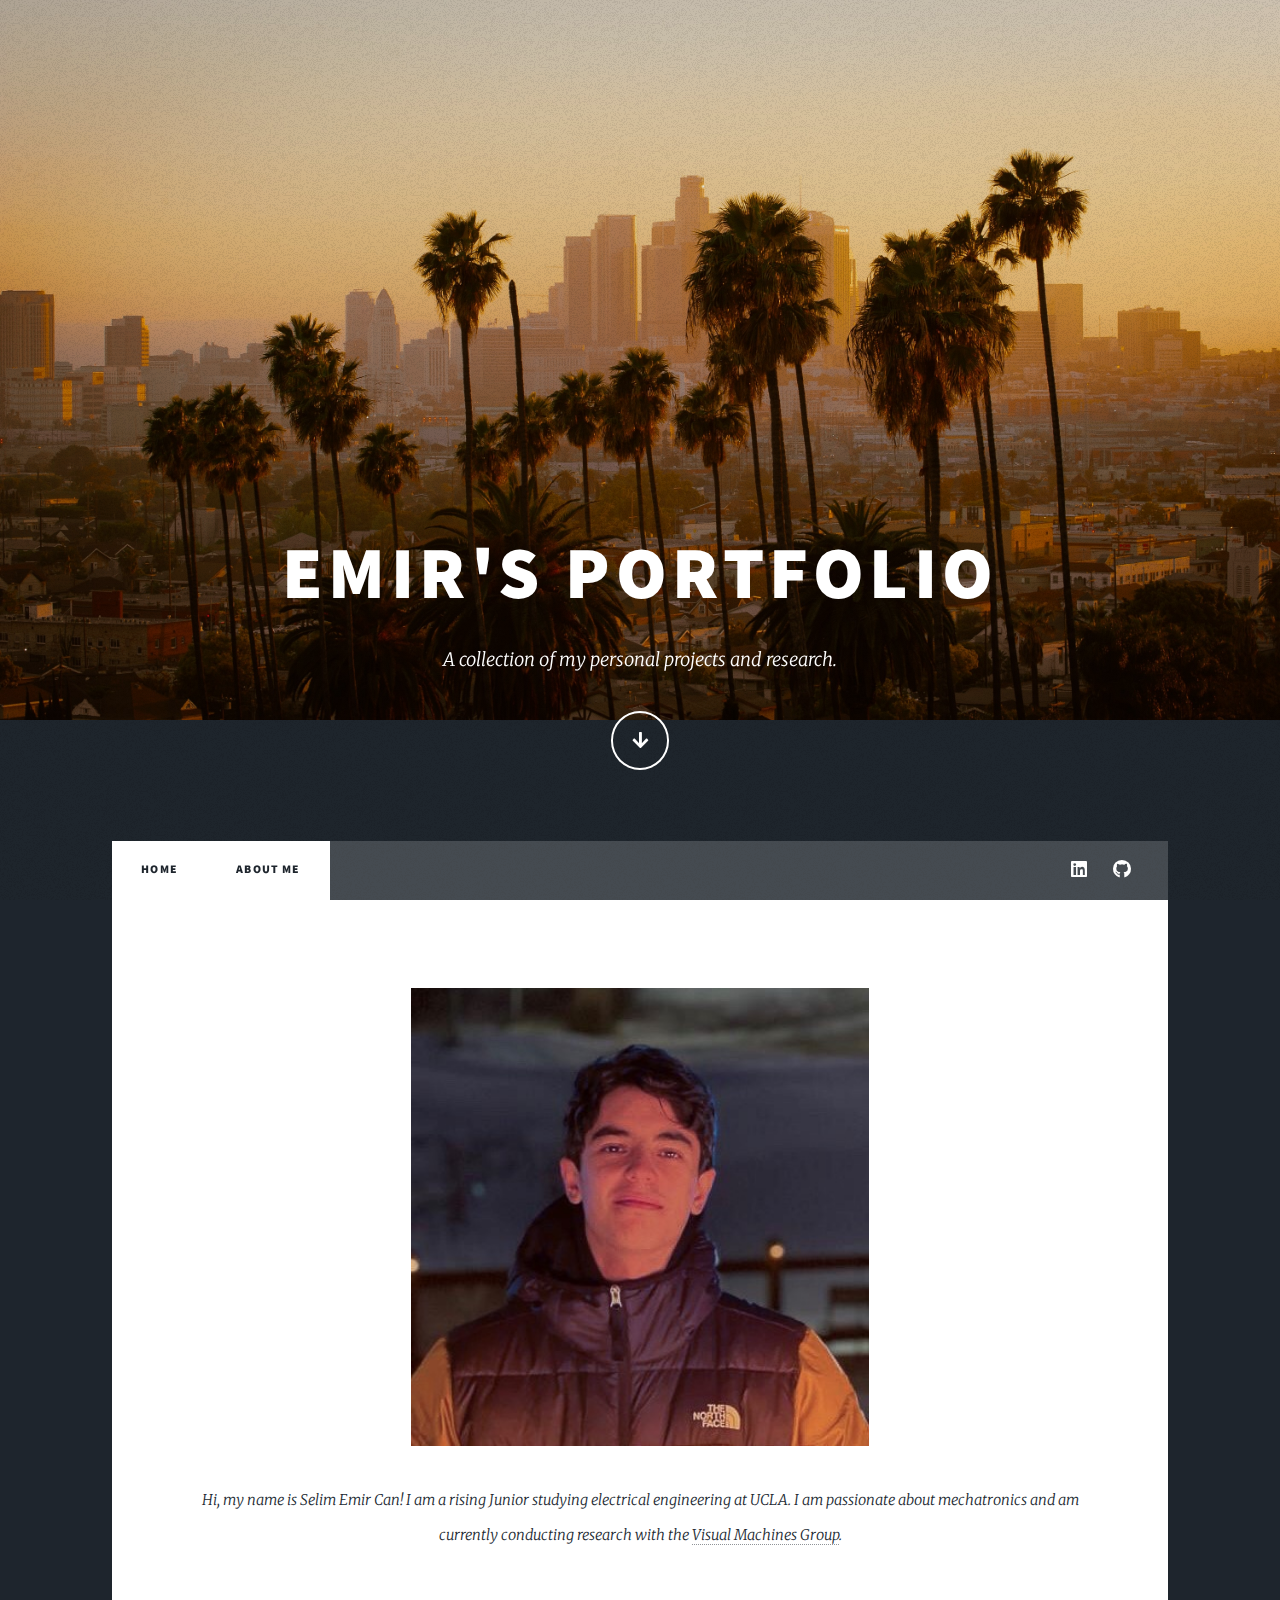
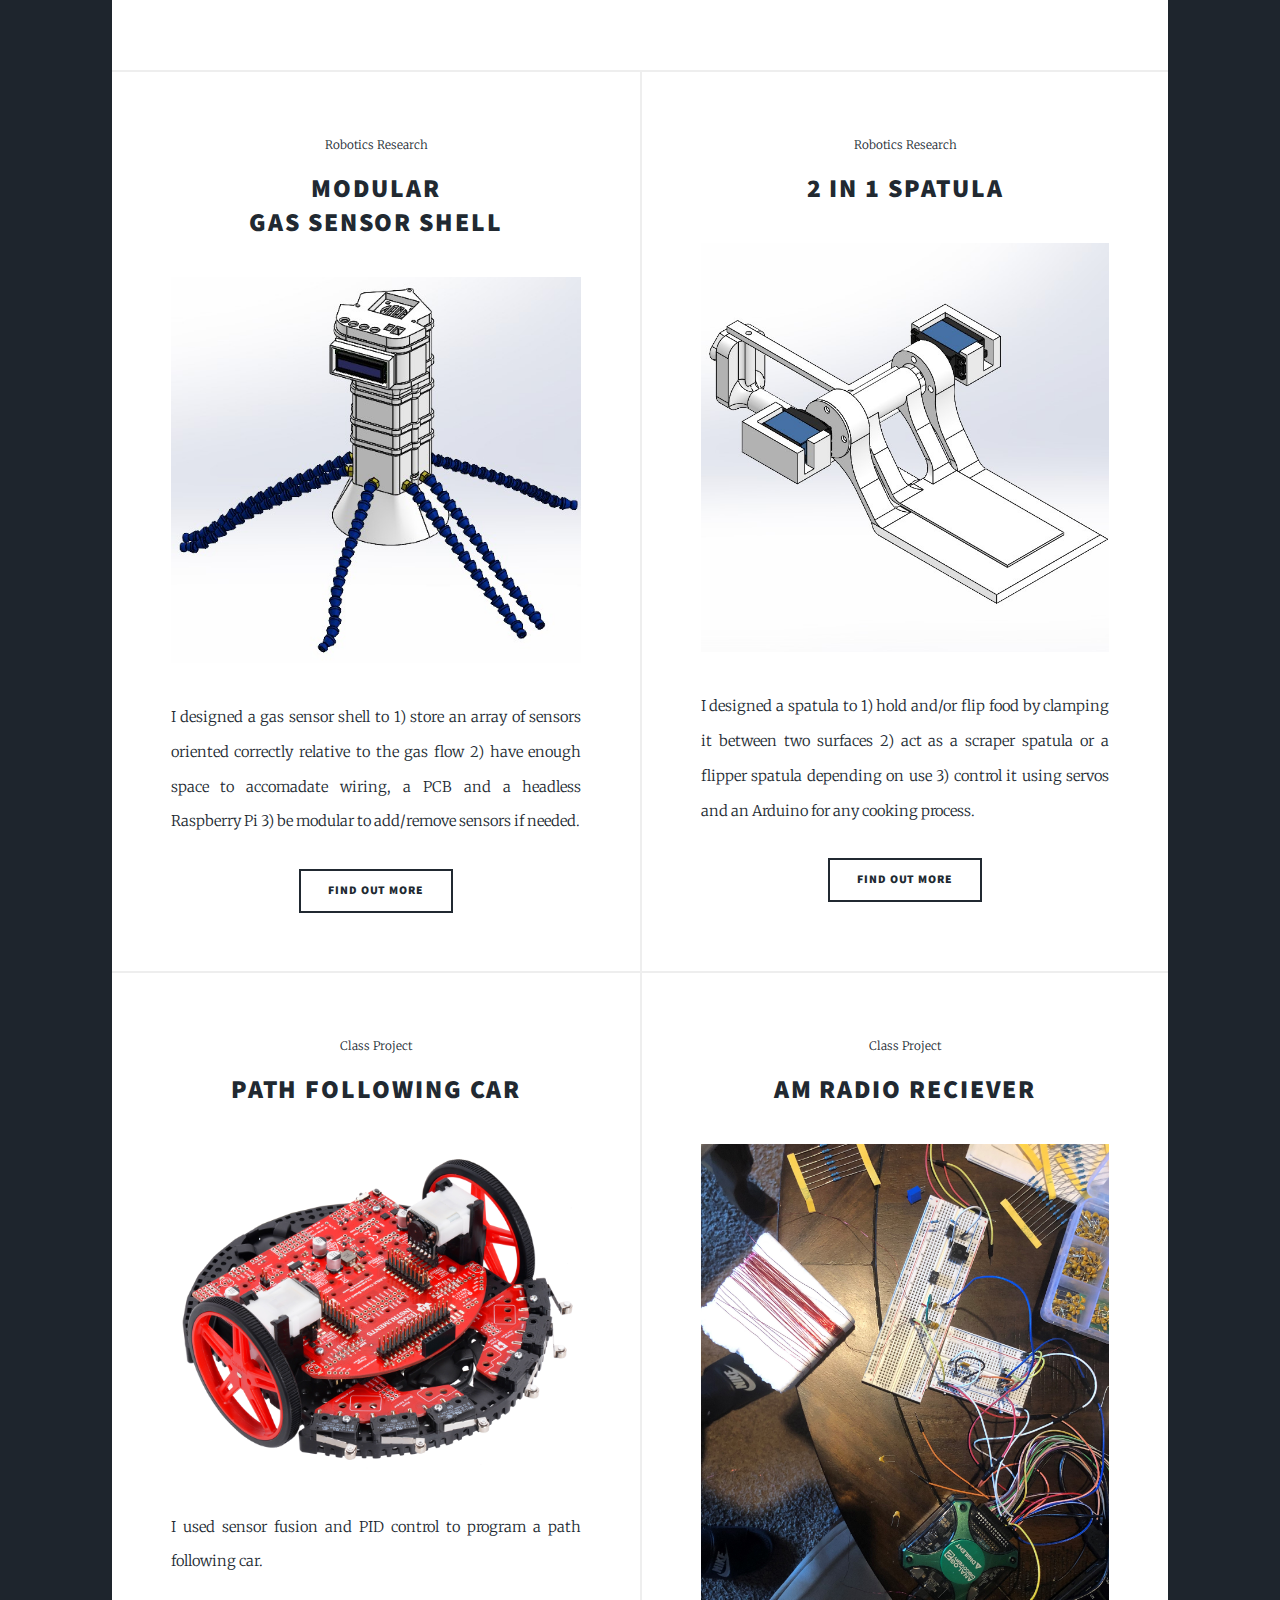
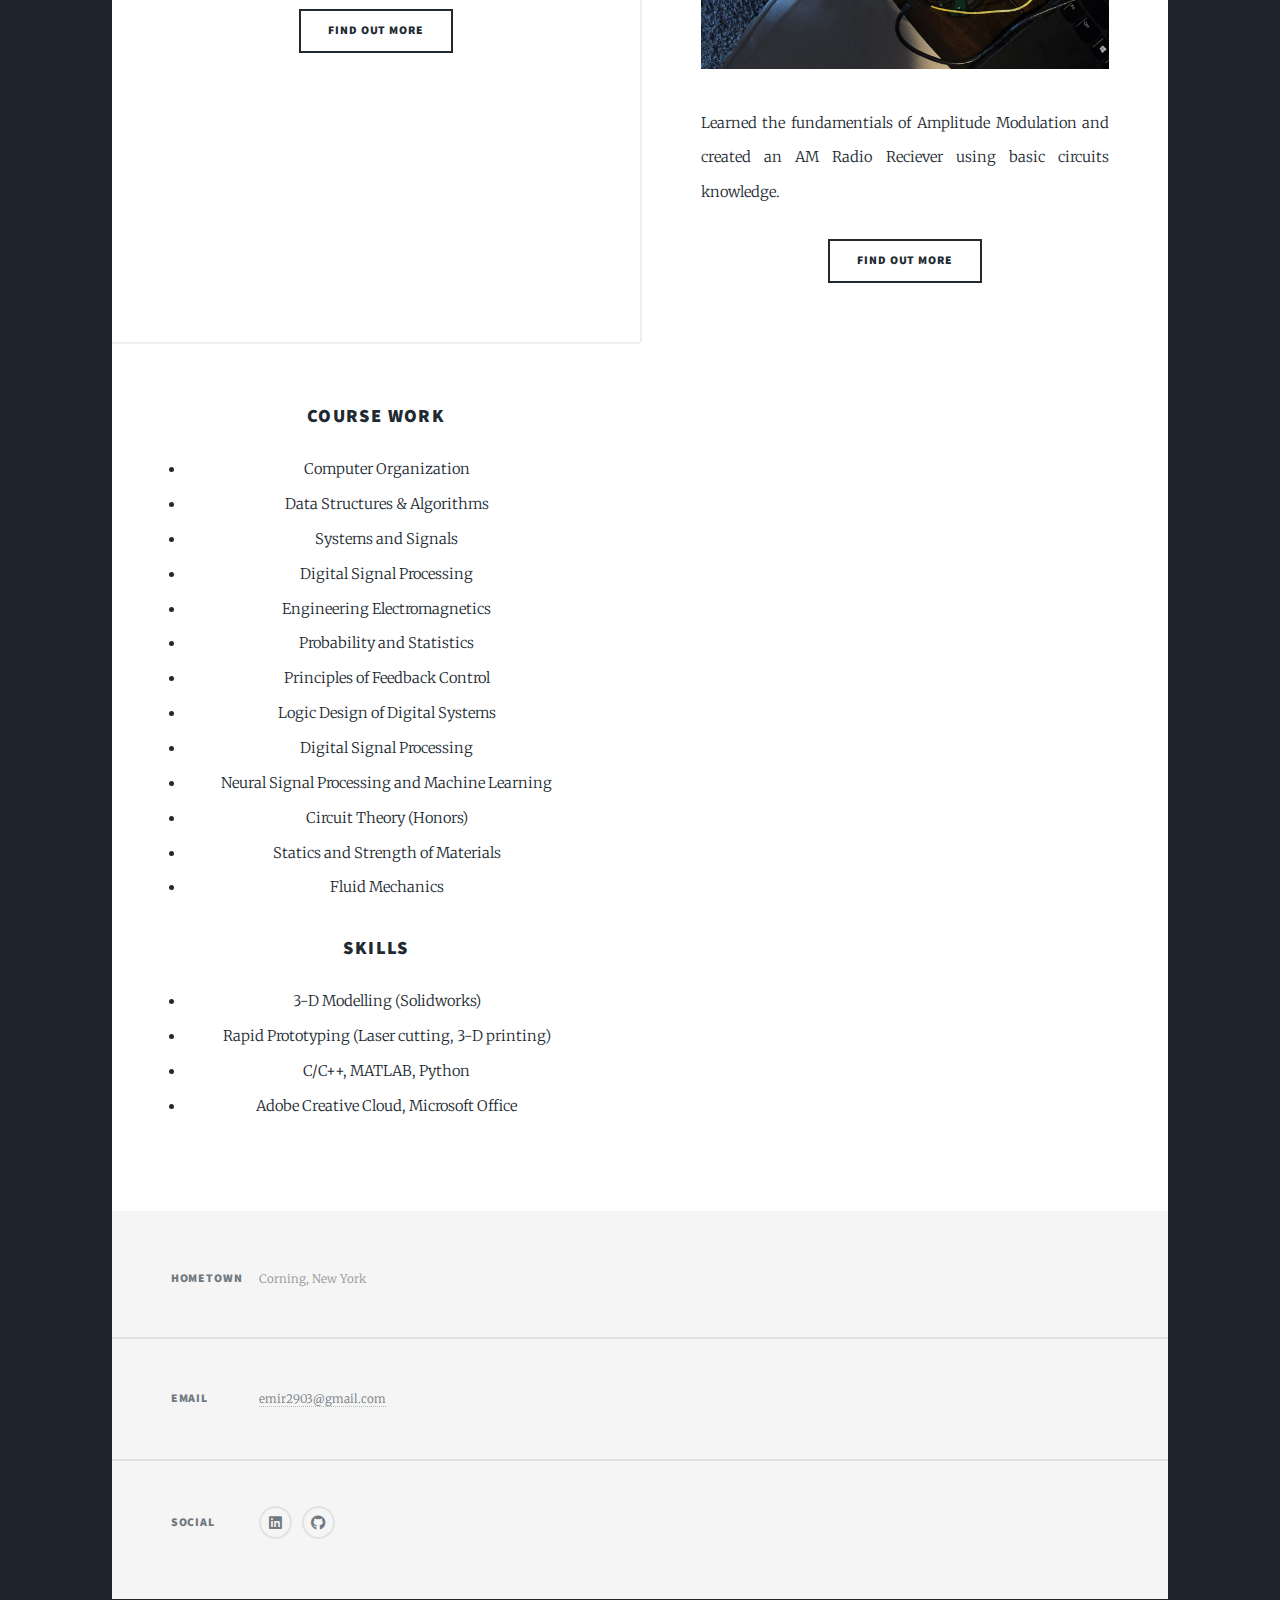
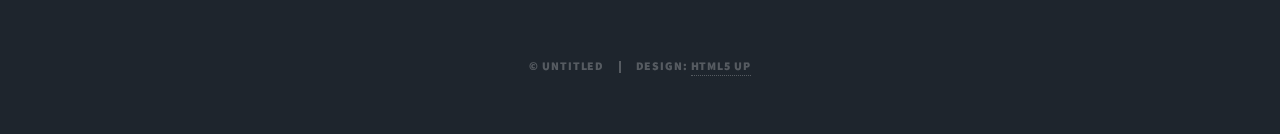
<file: index.html>
<!DOCTYPE HTML>
<!--
	Massively by HTML5 UP
	html5up.net | @ajlkn
	Free for personal and commercial use under the CCA 3.0 license (html5up.net/license)
-->
<html>
	<head>
		<title>Selim Emir Can's Portfolio</title>
		<meta charset="utf-8" />
		<meta name="viewport" content="width=device-width, initial-scale=1, user-scalable=no" />
		<link rel="stylesheet" href="assets/css/main.css" />
		<noscript><link rel="stylesheet" href="assets/css/noscript.css" /></noscript>
	</head>
	<body class="is-preload">

		<!-- Wrapper -->
		<div id="wrapper" class="fade-in">

			<!-- Intro -->
			<div id="intro">
				<h1>
					Emir's Portfolio
				</h1>
				<p>
					A collection of my personal projects and research.
				</p>
				<ul class="actions">
					<li><a href="#header" class="button icon solid solo fa-arrow-down scrolly">Continue</a></li>
				</ul>
			</div>


			<!-- Header -->
			<header id="header">
				<a href="index.html" class="logo">Home</a>
			</header>
			<!-- Nav -->
			<nav id="nav">
				<ul class="links">
					<li class="active"><a href="index.html">Home</a></li>
					<li class="active"><a href="AboutMe.html">About Me</a></li>
				</ul>
				<ul class="icons">
					<li><a href="https://www.linkedin.com/in/selim-emir-can" class="icon brands fa-linkedin" target="_blank"><span class="label">LinkedIn</span></a></li>
					<li><a href="https://github.com/Selim-Emir-Can/" class="icon brands fa-github" target="_blank"><span class="label">GitHub</span></a></li>
				</ul>
			</nav>

			<!-- Main -->
			<div id="main">

				<!-- Featured Post -->
				<article class="post featured">
					<header class="major">
						<div class="row">
							<div class="col-3"><span></span></div>
							<div class="col-6"><span class="image fit"><img src="images/Ski.jpg" alt="" /></span></div>
						</div>
						<p>
							<i>
								Hi, my name is Selim Emir Can! I am a rising Junior studying electrical engineering at UCLA. I am passionate about mechatronics
								and am currently conducting research with the <a href="http://visual.ee.ucla.edu/" target="_blank">Visual Machines Group</a>.
							</i>
						</p>
					</header>
				</article>

				<!-- Posts -->
				<section class="posts">
					<article>
						<header>
							<span class="date">Robotics Research</span>
							<h2>Modular <br /> Gas Sensor Shell</h2>
						</header>
						<a href="GasSensor.html" class="image fit"><img src="images/EnosePost.jpg" alt="" /></a>
						<p>
							I designed a gas sensor shell to 1) store an array of sensors oriented correctly relative to the gas flow 2) have enough space to
							accomadate wiring, a PCB and a headless Raspberry Pi 3) be modular to add/remove sensors if needed.
						</p>
						<ul class="actions special">
							<li><a href="GasSensor.html" class="button">Find out more</a></li>
						</ul>
					</article>
					<article>
						<header>
							<span class="date">Robotics Research</span>
							<h2>2 in 1 Spatula</h2>
						</header>
						<a href="2in1Spatula.html" class="image fit"><img src="images/FinalSPATULA-Assembled.jpg" alt="" /></a>
						<p>
							I designed a spatula to 1) hold and/or flip food by clamping it between two surfaces 2) act as a scraper spatula or a flipper
							spatula depending on use 3) control it using servos and an Arduino for any cooking process.
						</p>
						<ul class="actions special">
							<li><a href="2in1Spatula.html" class="button">Find out more</a></li>
						</ul>
					</article>
					<article>
						<header>
							<span class="date">Class Project</span>
							<h2>Path Following Car</h2>
						</header>
						<a href="ECE-3-Car.html" class="image fit"><img src="images/ece3.jpg" alt="" /></a>
						<p>
							I used sensor fusion and PID control to program a path following car.
						</p>
						<ul class="actions special">
							<li><a href="ECE-3-Car.html" class="button">Find out more</a></li>
						</ul>
					</article>
					<article>
						<header>
							<span class="date">Class Project</span>
							<h2>AM Radio Reciever</h2>
						</header>
						<a href="AM-RADIO.html" class="image fit"><img src="images/amradio.jpg" alt="" /></a>
						<p>
							Learned the fundamentials of Amplitude Modulation and created an AM Radio Reciever using basic circuits knowledge.
						</p>
						<ul class="actions special">
							<li><a href="AM-RADIO.html" class="button">Find out more</a></li>
						</ul>
					</article>
					<article>
						<div class="row">
							<div class="col-12">

								<h3>Course Work</h3>
								<ul>
									<li>Computer Organization</li>
									<li>Data Structures & Algorithms</li>
									<li>Systems and Signals</li>
									<li>Digital Signal Processing</li>
									<li>Engineering Electromagnetics</li>
									<li>Probability and Statistics</li>
									<li>Principles of Feedback Control</li>
									<li>Logic Design of Digital Systems</li>
									<li>Digital Signal Processing</li>
									<li>Neural Signal Processing and Machine Learning</li>
									<li>Circuit Theory (Honors)</li>
									<li>Statics and Strength of Materials</li>
									<li>Fluid Mechanics</li>
								</ul>
							</div>
						</div>
						<div class="row">
							<div class="col-12">

								<h3>Skills</h3>
								<ul>
									<li>3-D Modelling (Solidworks)</li>
									<li>Rapid Prototyping (Laser cutting, 3-D printing)</li>
									<li>C/C++, MATLAB, Python</li>
									<li>Adobe Creative Cloud, Microsoft Office</li>
								</ul>
							</div>
						</div>

					</article>
				</section>
			</div>

			<!-- Footer -->
			<footer id="footer">
				<section class="split contact">
					<section class="alt">
						<h3>Hometown</h3>
						<p>Corning, New York</p>
					</section>
					<section>
						<h3>Email</h3>
						<p><a href="#">emir2903@gmail.com</a></p>
					</section>
					<section>
						<h3>Social</h3>
						<ul class="icons alt">
							<li><a href="https://www.linkedin.com/in/selim-emir-can" class="icon brands fa-linkedin" target="_blank"><span class="label">Instagram</span></a></li>
							<li><a href="https://github.com/Selim-Emir-Can/" class="icon brands fa-github" target="_blank"><span class="label">GitHub</span></a></li>
						</ul>
					</section>
				</section>
			</footer>

			<!-- Copyright -->
			<div id="copyright">
				<ul><li>&copy; Untitled</li><li>Design: <a href="https://html5up.net">HTML5 UP</a></li></ul>
			</div>
		</div>

		<!-- Scripts -->
			<script src="assets/js/jquery.min.js"></script>
			<script src="assets/js/jquery.scrollex.min.js"></script>
			<script src="assets/js/jquery.scrolly.min.js"></script>
			<script src="assets/js/browser.min.js"></script>
			<script src="assets/js/breakpoints.min.js"></script>
			<script src="assets/js/util.js"></script>
			<script src="assets/js/main.js"></script>

	</body>
</html>
</file>
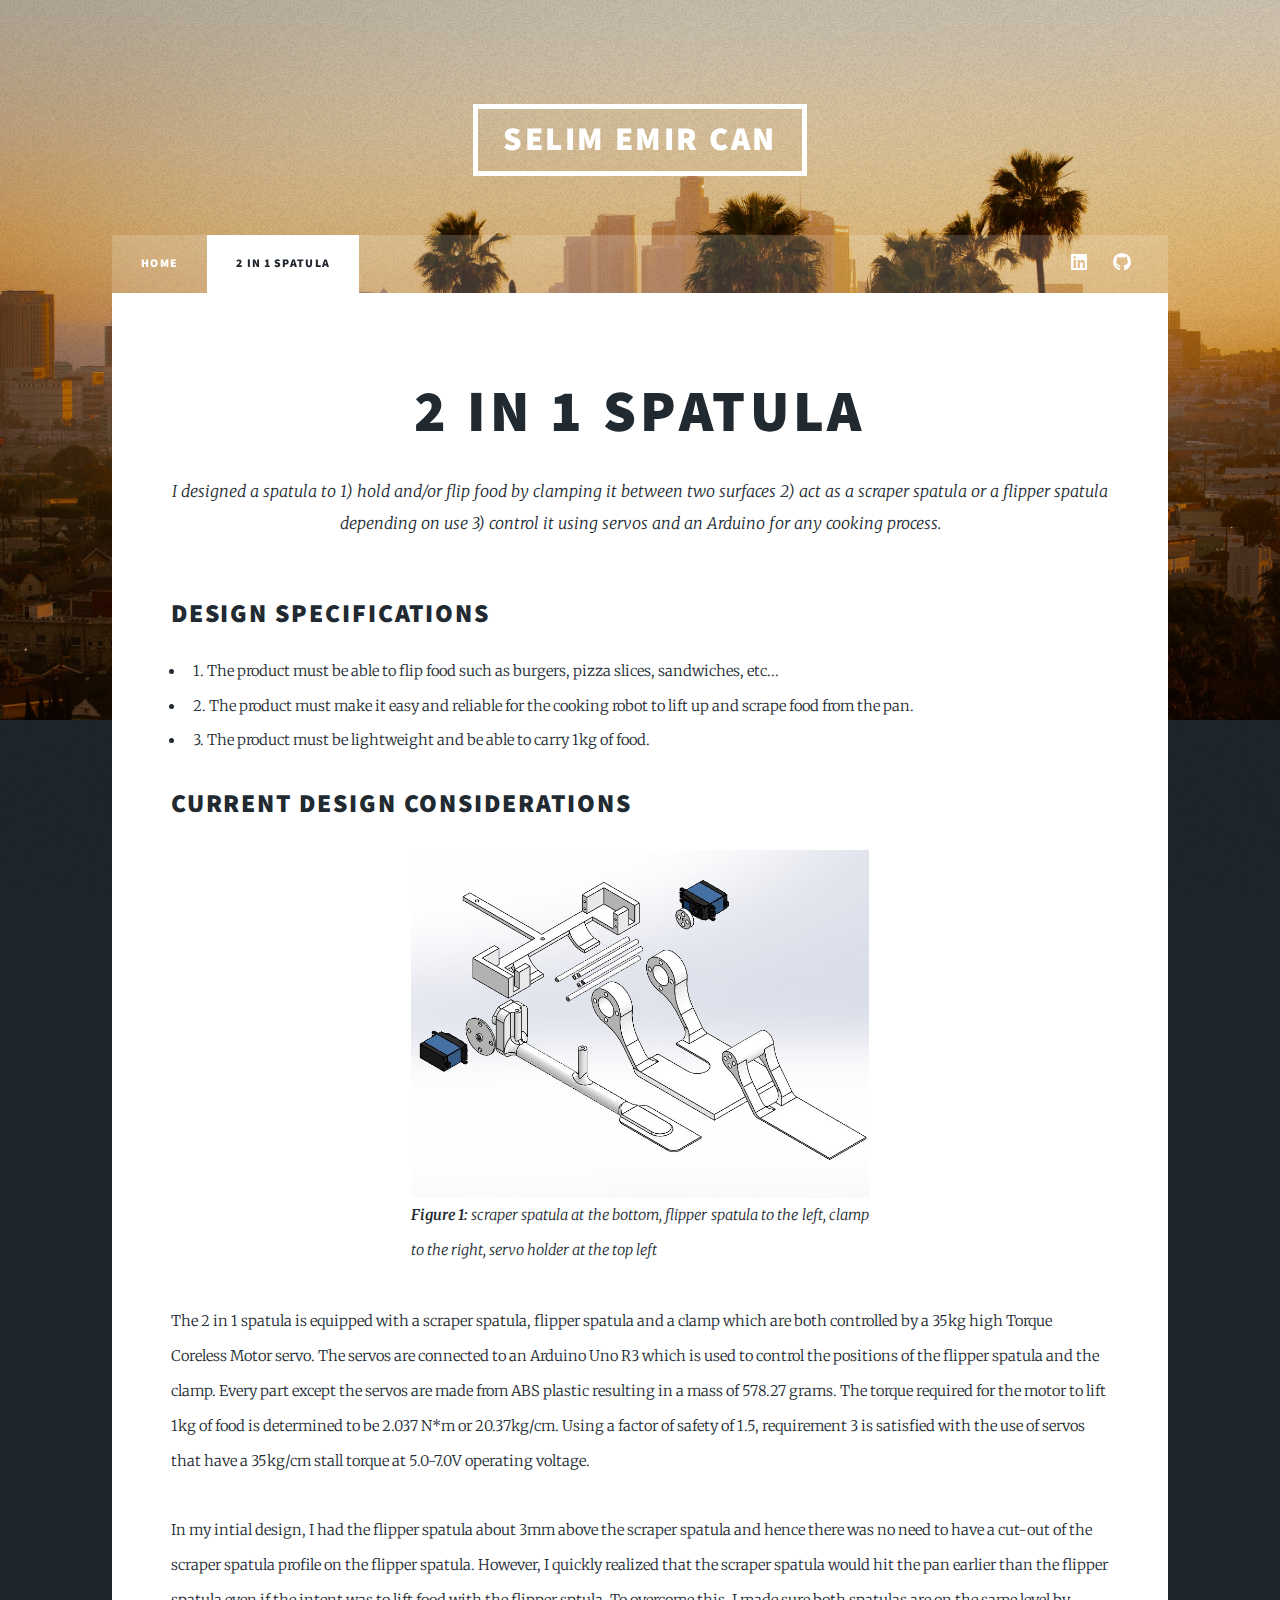
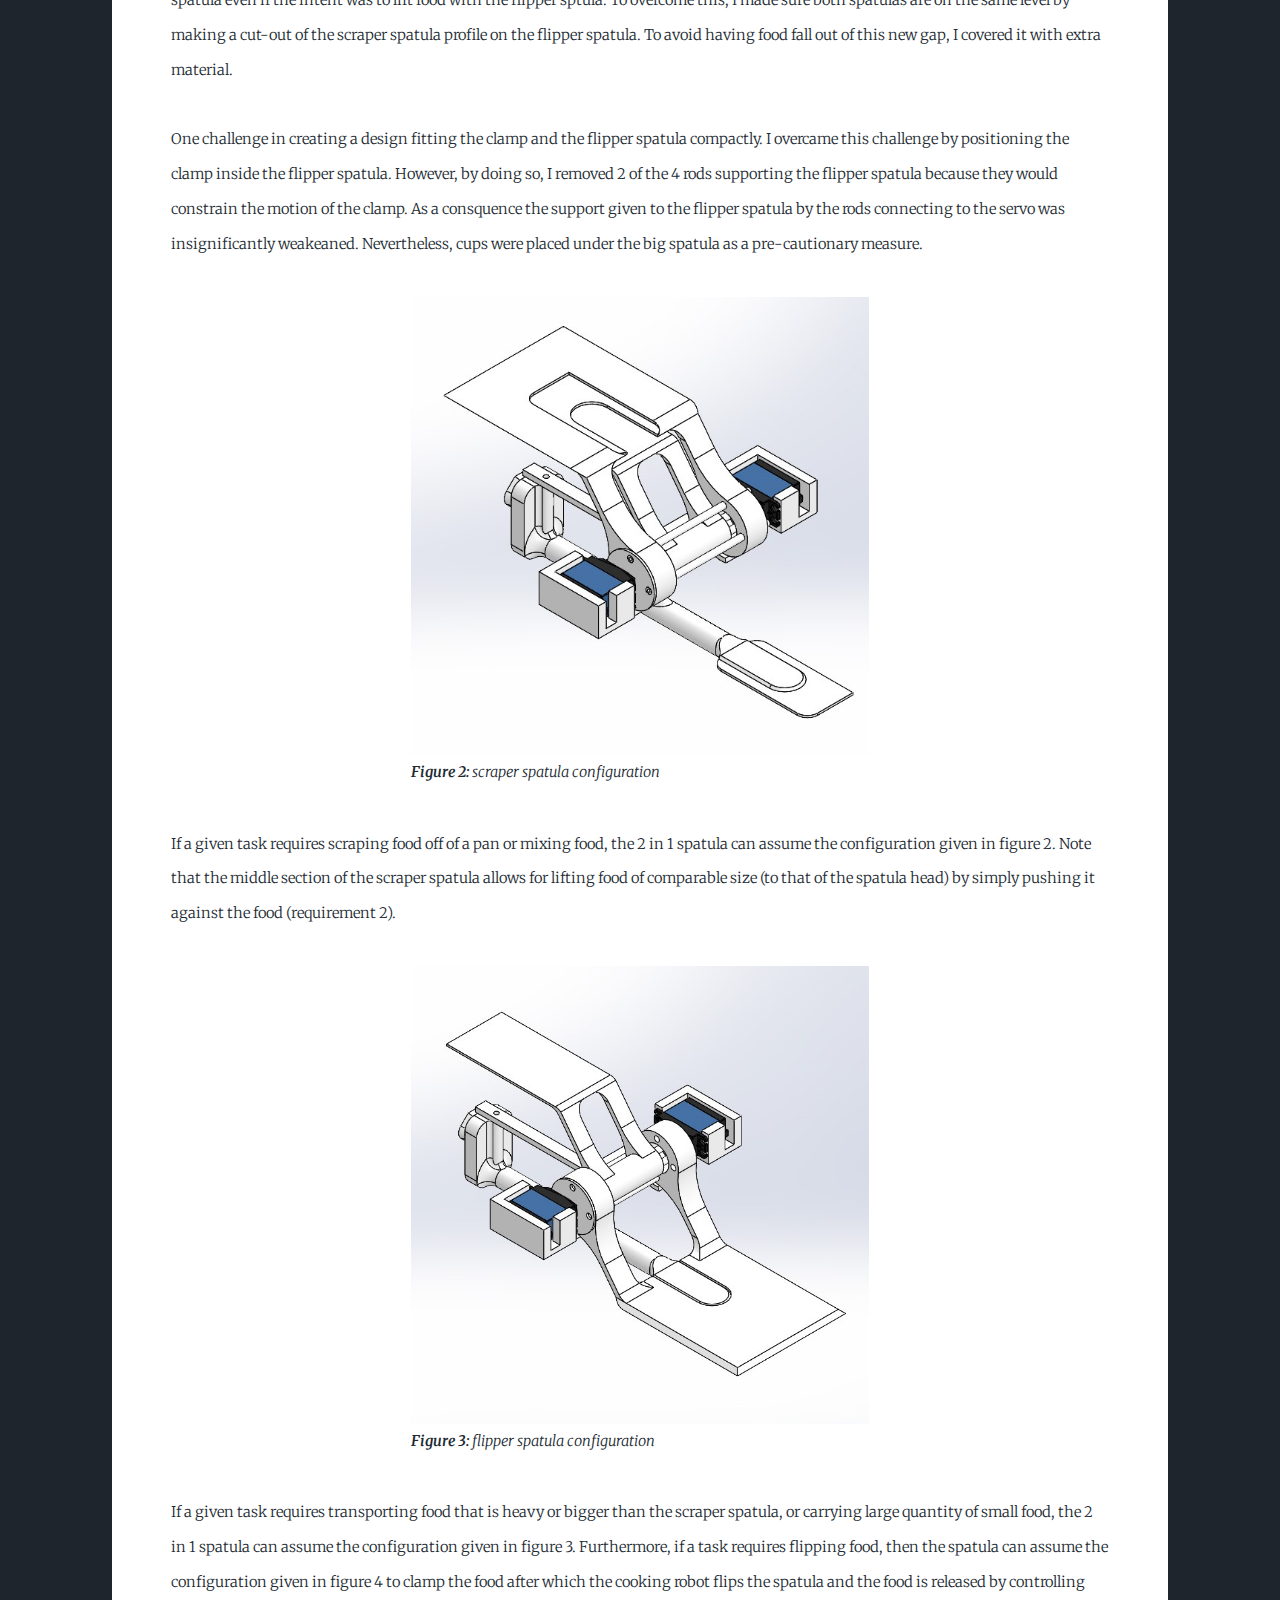
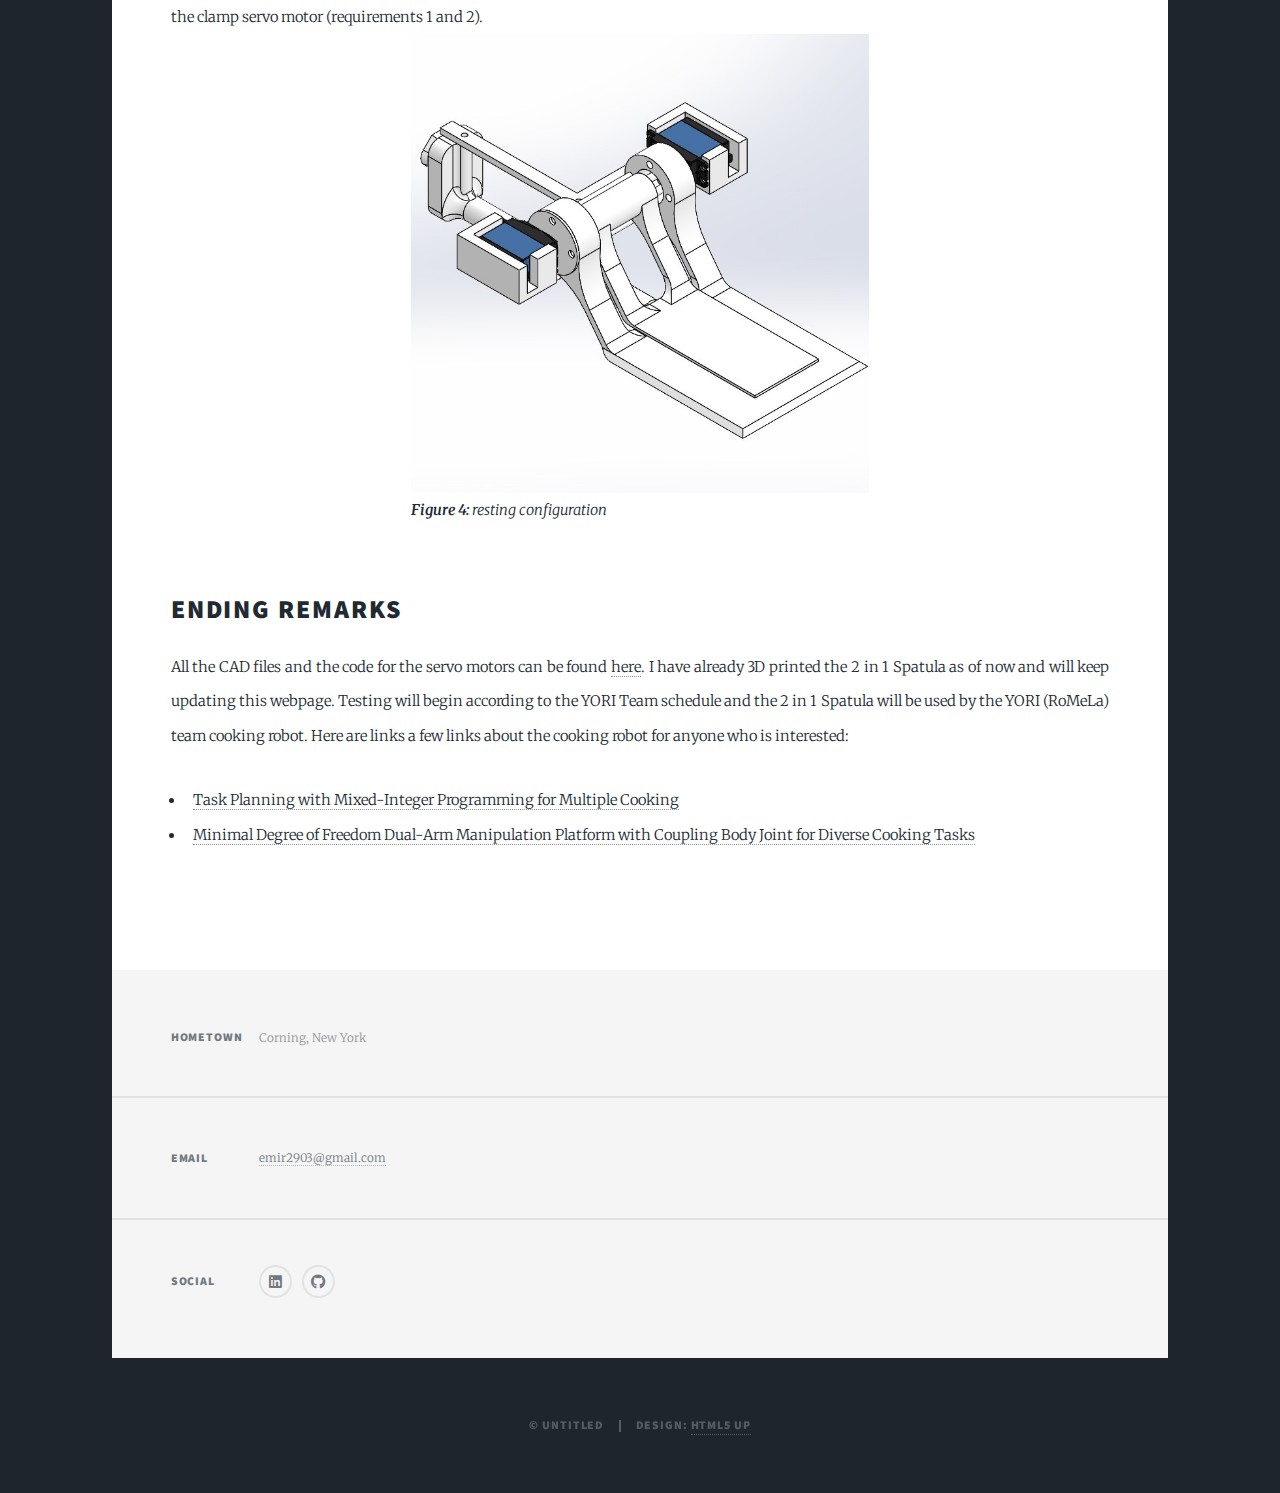
<file: 2in1Spatula.html>
<!DOCTYPE HTML>
<!--
    Massively by HTML5 UP
    html5up.net | @ajlkn
    Free for personal and commercial use under the CCA 3.0 license (html5up.net/license)
-->
<html>
<head>
    <title>2 in 1 Spatula</title>
    <meta charset="utf-8" />
    <meta name="viewport" content="width=device-width, initial-scale=1, user-scalable=no" />
    <link rel="stylesheet" href="assets/css/main.css" />
    <noscript><link rel="stylesheet" href="assets/css/noscript.css" /></noscript>
</head>
<body class="is-preload">

    <!-- Wrapper -->
    <div id="wrapper">

        <!-- Header -->
        <header id="header">
            <a href="index.html" class="logo">Selim Emir Can</a>
        </header>

        <!-- Nav -->
        <nav id="nav">
            <ul class="links">
                <li><a href="index.html">Home</a></li>
                <li class="active"><a href="2in1Spatula.html">2 in 1 Spatula</a></li>
            </ul>
            <ul class="icons">
                <li><a href="https://www.linkedin.com/in/selim-emir-can" class="icon brands fa-linkedin" target="_blank"><span class="label">LinkedIn</span></a></li>
                <li><a href="https://github.com/Selim-Emir-Can/" class="icon brands fa-github" target="_blank"><span class="label">GitHub</span></a></li>
            </ul>
        </nav>

        <!-- Main -->
        <div id="main">

            <!-- Post -->
            <section class="post">

                <header class="major">
                    <h1>2 in 1 Spatula</h1>
                    <p>
                        I designed a spatula to 1) hold and/or flip food by clamping it between two surfaces 2) act as a scraper spatula or a flipper
                        spatula depending on use 3) control it using servos and an Arduino for any cooking process.
                    </p>
                </header>

                <div class="image main">
                    <h2>Design Specifications</h2>
                    <ul>
                        <li> 1. The product must be able to flip food such as burgers, pizza slices, sandwiches, etc...</li>
                        <li> 2. The product must make it easy and reliable for the cooking robot to lift up and scrape food from the pan.</li>
                        <li> 3. The product must be lightweight and be able to carry 1kg of food.</li>
                    </ul>

                    <h2>Current Design Considerations</h2>

                    <p>
                        <div class="row">
                            <div class="col-3"><span></span></div>
                            <div class="col-6">
                                <span class="image fit">
                                    <img src="images/FinalSPATULA.jpg" alt="" />
                                    <p><i><b>Figure 1:</b> scraper spatula at the bottom, flipper spatula to the left, clamp to the right, servo holder at the top left</i></p>
                                </span>
                            </div>
                        </div>

                        The 2 in 1 spatula is equipped with a scraper spatula, flipper spatula and a clamp which are both controlled by a 35kg high Torque Coreless Motor servo.
                        The servos are connected to an Arduino Uno R3 which is used to control the positions of the flipper spatula and the clamp. Every part except the servos
                        are made from ABS plastic resulting in a mass of 578.27 grams. The torque required for the motor to lift 1kg of food is determined to be 2.037 N*m or
                        20.37kg/cm. Using a factor of safety of 1.5, requirement 3 is satisfied with the use of servos that have a 35kg/cm stall torque at 5.0-7.0V operating voltage.
                        <br /><br />
                        In my intial design, I had the flipper spatula about 3mm above the scraper spatula and hence there was no need to have a cut-out of the scraper spatula profile on the
                        flipper spatula. However, I quickly realized that the scraper spatula would hit the pan earlier than the flipper spatula even if the intent was to lift food with the
                        flipper sptula. To overcome this, I made sure both spatulas are on the same level by making a cut-out of the scraper spatula profile on the flipper spatula. To avoid
                        having food fall out of this new gap, I covered it with extra material.
                        <br /><br />
                        One challenge in creating a design fitting the clamp and the flipper spatula compactly. I overcame this challenge by positioning the clamp inside the flipper spatula.
                        However, by doing so, I removed 2 of the 4 rods supporting the flipper spatula because they would constrain the motion of the clamp. As a consquence the support given
                        to the flipper spatula by the rods connecting to the servo was insignificantly weakeaned. Nevertheless, cups were placed under the big spatula as a pre-cautionary measure.
                        <br /><br />
                        <div class="row">
                            <div class="col-3"><span></span></div>
                            <div class="col-6">
                                <span class="image fit">
                                    <img src="images/Scraper.jpg" alt="" />
                                    <p><i><b>Figure 2:</b> scraper spatula configuration</i></p>
                                </span>
                            </div>
                        </div>

                        If a given task requires scraping food off of a pan or mixing food, the 2 in 1 spatula can assume the configuration given in figure 2. Note that the
                        middle section of the scraper spatula allows for lifting food of comparable size (to that of the spatula head) by simply pushing it against the food (requirement 2).
                        <br /><br />

                        <div class="row">
                            <div class="col-3"><span></span></div>
                            <div class="col-6">
                                <span class="image fit">
                                    <img src="images/Flipper.jpg" alt="" />
                                    <p><i><b>Figure 3:</b> flipper spatula configuration</i></p>
                                </span>
                            </div>
                        </div>

                        If a given task requires transporting food that is heavy or bigger than the scraper spatula, or carrying large quantity of small food, the 2 in 1 spatula can
                        assume the configuration given in figure 3. Furthermore, if a task requires flipping food, then the spatula can assume the configuration given in figure 4 to
                        clamp the food after which the cooking robot flips the spatula and the food is released by controlling the clamp servo motor (requirements 1 and 2).

                        <div class="row">
                            <div class="col-3"><span></span></div>
                            <div class="col-6">
                                <span class="image fit">
                                    <img src="images/FinalSPATULA-Assembled.jpg" alt="" />
                                    <p><i><b>Figure 4:</b> resting configuration</i></p>
                                </span>
                            </div>
                        </div>
                    </p>

                    <h2>Ending Remarks</h2>
                    <p>
                        All the CAD files and the code for the servo motors can be found <a href="https://github.com/Selim-Emir-Can/RoMeLa-YORI-Team-2-in-1-Spatula" target="_blank">here</a>. I have already 3D printed the
                        2 in 1 Spatula as of now and will keep updating this webpage. Testing will begin according to the YORI Team schedule and the 2 in 1 Spatula
                        will be used by the YORI (RoMeLa) team cooking robot. Here are links a few links about the cooking robot for anyone who is interested:
                        <ul>
                            <li>
                                <a href="pdfs/Task Planning with Mixed-Integer Programming for Multiple Cooking.pdf" target="_blank">Task Planning with Mixed-Integer Programming
                                for Multiple Cooking</a>
                            </li>
                            <li>
                                <a href="pdfs/Minimal Degree of Freedom Dual-Arm Manipulation Platform with Coupling Body Joint for Diverse Cooking Tasks.pdf" target="_blank">Minimal
                                Degree of Freedom Dual-Arm Manipulation Platform with Coupling Body Joint for Diverse Cooking Tasks</a>
                            </li>
                        </ul>
                    </p>

                </div>
            </section>
        </div>
        <footer id="footer">
            <section class="split contact">
                <section class="alt">
                    <h3>Hometown</h3>
                    <p>Corning, New York</p>
                </section>
                <section>
                    <h3>Email</h3>
                    <p><a href="#">emir2903@gmail.com</a></p>
                </section>
                <section>
                    <h3>Social</h3>
                    <ul class="icons alt">
                        <li><a href="https://www.linkedin.com/in/selim-emir-can" class="icon brands fa-linkedin" target="_blank"><span class="label">Instagram</span></a></li>
                        <li><a href="https://github.com/Selim-Emir-Can/" class="icon brands fa-github" target="_blank"><span class="label">GitHub</span></a></li>
                    </ul>
                </section>
            </section>
        </footer>
        <!-- Copyright -->
        <div id="copyright">
            <ul><li>&copy; Untitled</li><li>Design: <a href="https://html5up.net">HTML5 UP</a></li></ul>
        </div>

    </div>

    <!-- Scripts -->
    <script src="assets/js/jquery.min.js"></script>
    <script src="assets/js/jquery.scrollex.min.js"></script>
    <script src="assets/js/jquery.scrolly.min.js"></script>
    <script src="assets/js/browser.min.js"></script>
    <script src="assets/js/breakpoints.min.js"></script>
    <script src="assets/js/util.js"></script>
    <script src="assets/js/main.js"></script>

</body>
</html>
</file>
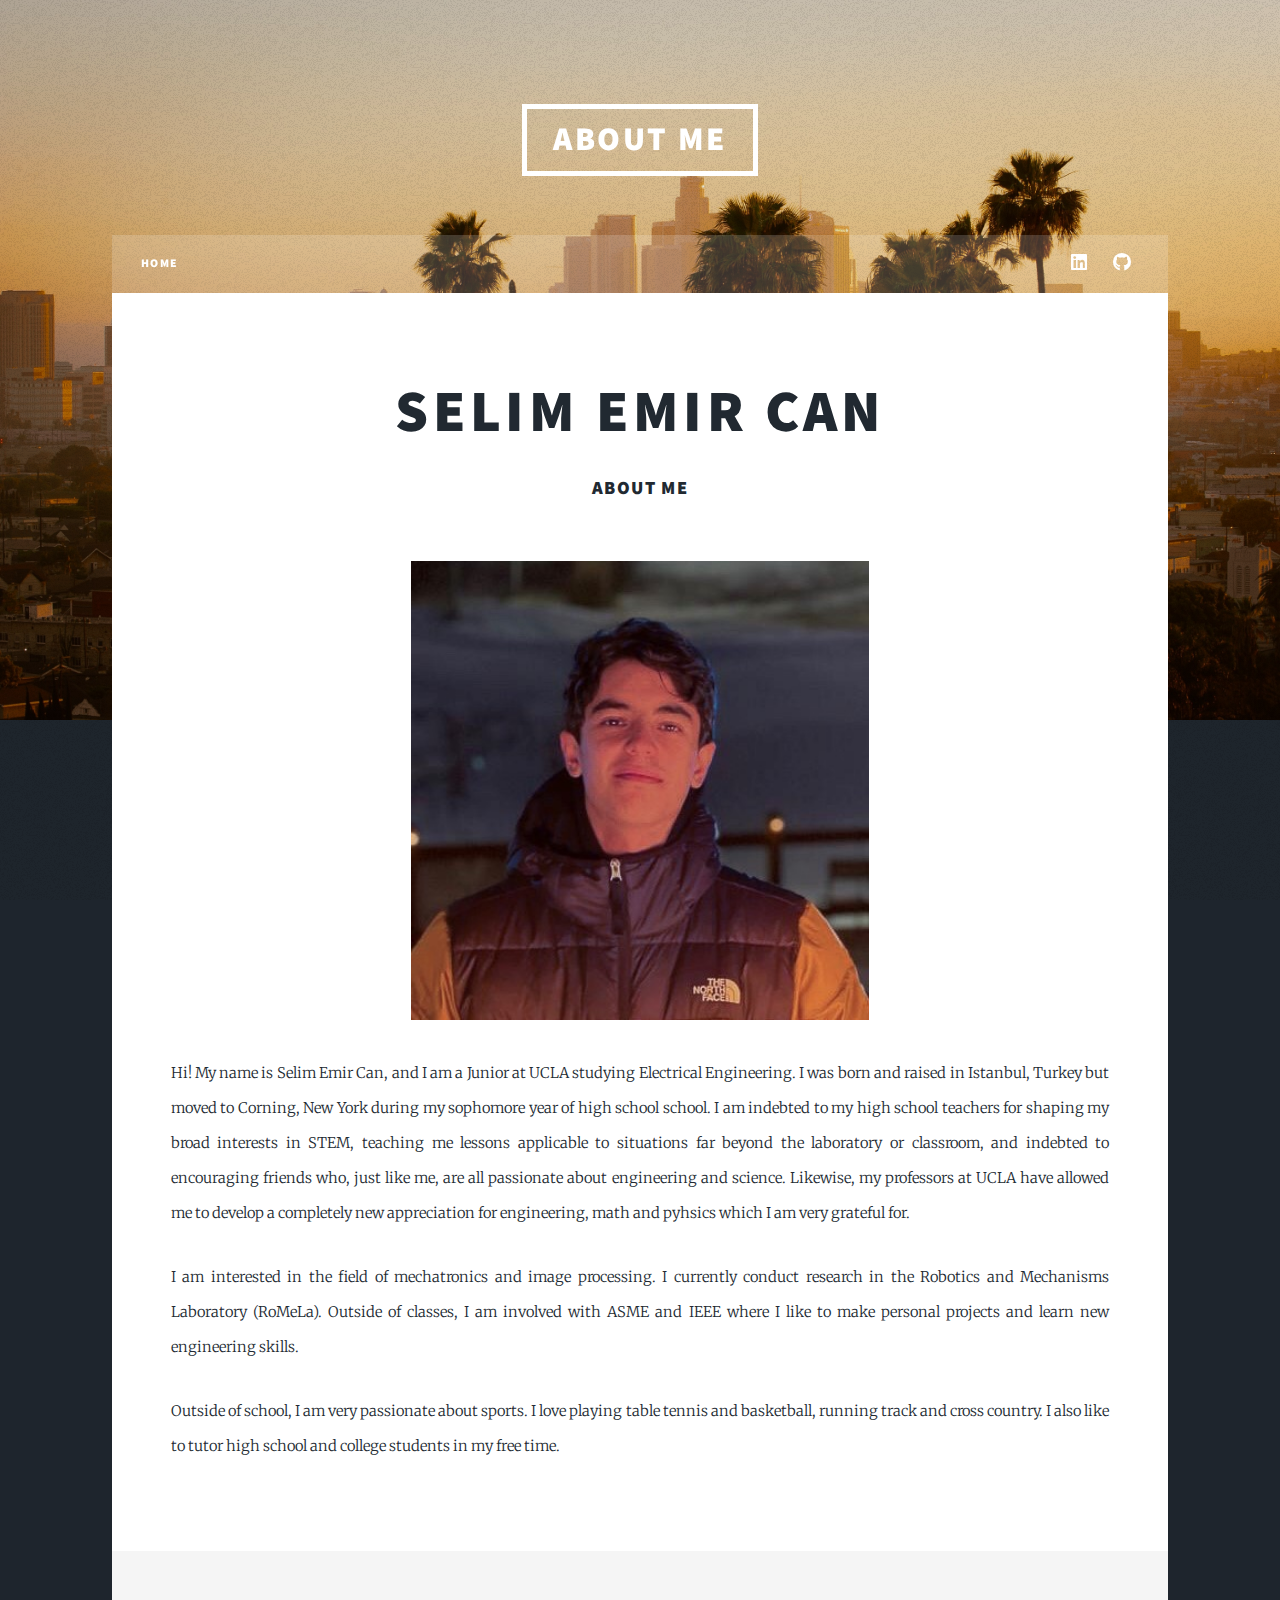
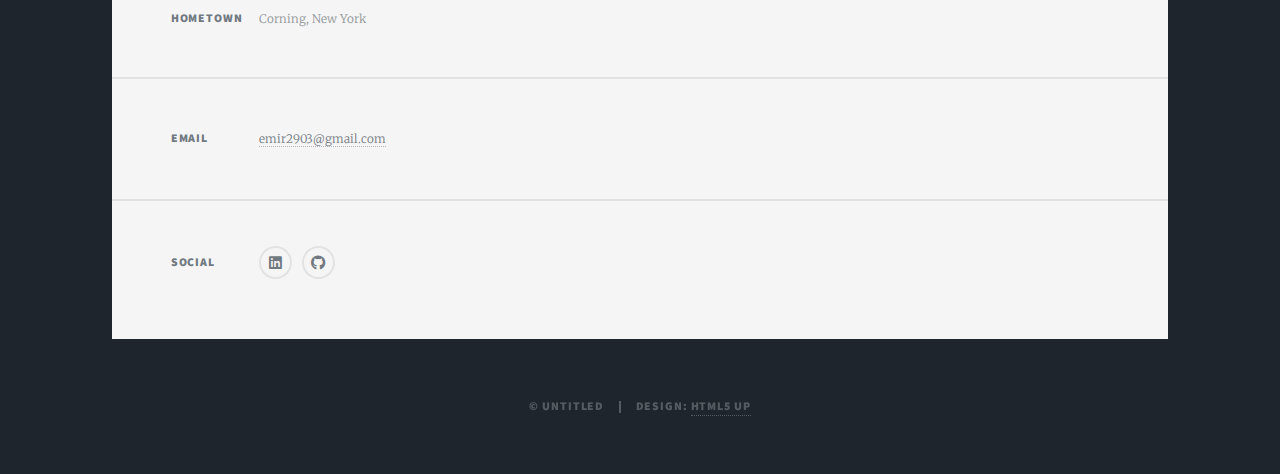
<file: AboutMe.html>
<!DOCTYPE HTML>
<!--
    Massively by HTML5 UP
    html5up.net | @ajlkn
    Free for personal and commercial use under the CCA 3.0 license (html5up.net/license)
-->
<html>
<head>
    <title>About Me</title>
    <meta charset="utf-8" />
    <meta name="viewport" content="width=device-width, initial-scale=1, user-scalable=no" />
    <link rel="stylesheet" href="assets/css/main.css" />
    <noscript><link rel="stylesheet" href="assets/css/noscript.css" /></noscript>
</head>
<body class="is-preload">

    <!-- Wrapper -->
    <div id="wrapper">

        <!-- Header -->
        <header id="header">
            <a href="#" class="logo">About Me</a>
        </header>

        <!-- Nav -->
        <nav id="nav">
            <ul class="links">
                <li><a href="index.html">Home</a></li>

            </ul>
            <ul class="icons">
                <li><a href="https://www.linkedin.com/in/selim-emir-can" class="icon brands fa-linkedin" target="_blank"><span class="label">LinkedIn</span></a></li>
                <li><a href="https://github.com/Selim-Emir-Can/" class="icon brands fa-github" target="_blank"><span class="label">GitHub</span></a></li>
            </ul>
        </nav>

        <!-- Main -->
        <div id="main">

            <!-- Post -->
            <section class="post">
                <header class="major">
                    <h1>Selim Emir Can</h1>
                    <h3>About Me</h3>
                </header>
                <div class="row">
                    <div class="col-3"><span></span></div>
                    <div class="col-6"><span class="image fit"><img src="images/Ski.jpg" alt="" /></span></div>
                </div>
                <p>
                    Hi! My name is Selim Emir Can, and I am a Junior at UCLA studying Electrical Engineering. I was born and raised in
                    Istanbul, Turkey but moved to Corning, New York during my sophomore year of high school school. I am indebted to my high school teachers for shaping my broad
                    interests in STEM, teaching me lessons applicable to situations far beyond the laboratory or
                    classroom, and indebted to encouraging friends who, just like me, are all passionate about engineering and science.
                    Likewise, my professors at UCLA have allowed me to develop a completely new appreciation for engineering, math and pyhsics which I am very grateful for.

                </p>
                <p>
                    I am interested in the field of mechatronics and image processing. I currently conduct research in the Robotics and Mechanisms Laboratory (RoMeLa).
                    Outside of classes, I am involved with ASME and IEEE where I like to make personal projects and learn new engineering skills.
                </p>
                <p>
                    Outside of school, I am very passionate about sports. I love playing table tennis and basketball, running track and cross country.
                    I also like to tutor high school and college students in my free time.
                </p>

        </div>

        <!-- Footer -->
        <footer id="footer">
            <section class="split contact">
                <section class="alt">
                    <h3>Hometown</h3>
                    <p>Corning, New York</p>
                </section>
                <section>
                    <h3>Email</h3>
                    <p><a href="#">emir2903@gmail.com</a></p>
                </section>
                <section>
                    <h3>Social</h3>
                    <ul class="icons alt">
                        <li><a href="https://www.linkedin.com/in/selim-emir-can" class="icon brands fa-linkedin" target="_blank"><span class="label">Instagram</span></a></li>
                        <li><a href="https://github.com/Selim-Emir-Can/" class="icon brands fa-github" target="_blank"><span class="label">GitHub</span></a></li>
                    </ul>
                </section>
            </section>
        </footer>
 
               

        <!-- Copyright -->
        <div id="copyright">
            <ul><li>&copy; Untitled</li><li>Design: <a href="https://html5up.net">HTML5 UP</a></li></ul>
        </div>

    </div>

    <!-- Scripts -->
    <script src="assets/js/jquery.min.js"></script>
    <script src="assets/js/jquery.scrollex.min.js"></script>
    <script src="assets/js/jquery.scrolly.min.js"></script>
    <script src="assets/js/browser.min.js"></script>
    <script src="assets/js/breakpoints.min.js"></script>
    <script src="assets/js/util.js"></script>
    <script src="assets/js/main.js"></script>

</body>
</html>
</file>
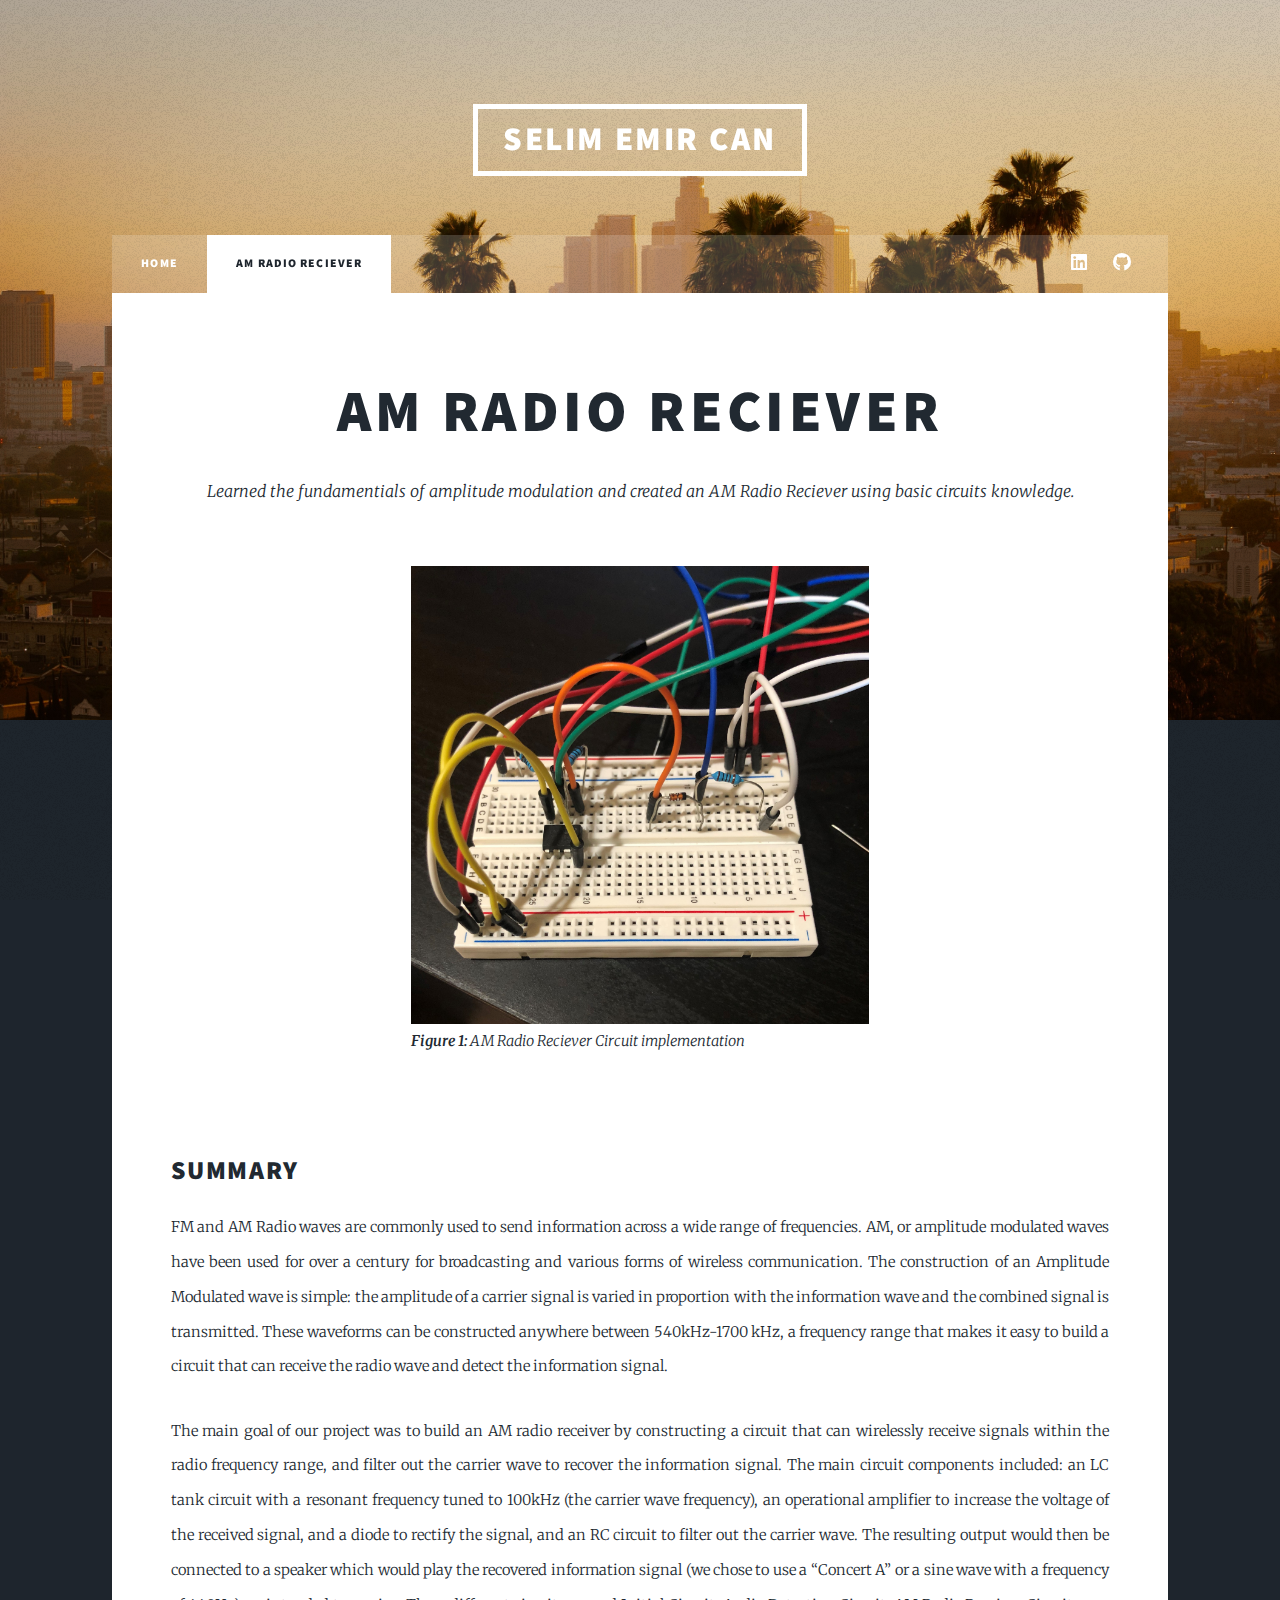
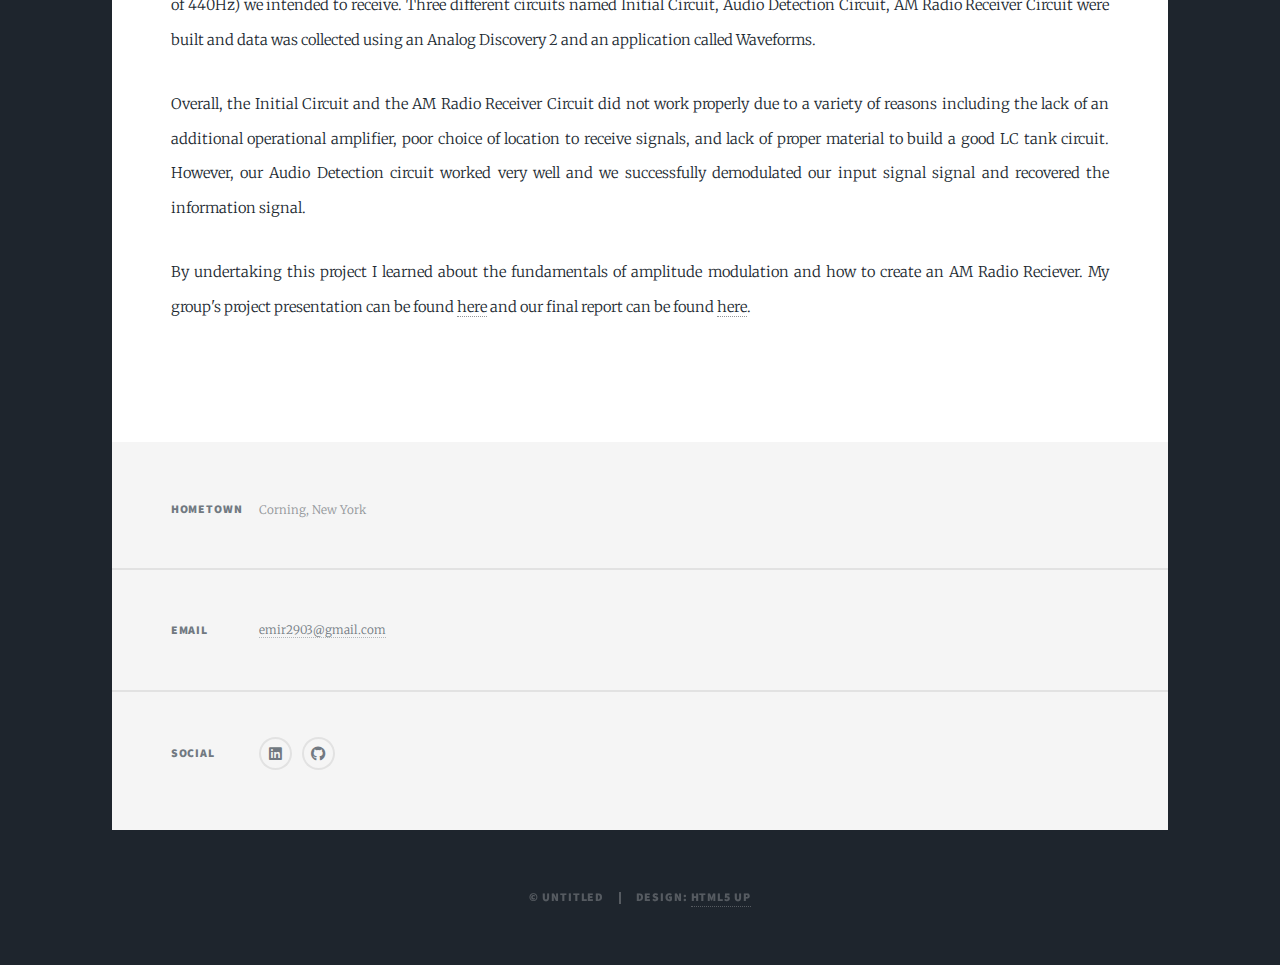
<file: AM-RADIO.html>
<!DOCTYPE HTML>
<!--
    Massively by HTML5 UP
    html5up.net | @ajlkn
    Free for personal and commercial use under the CCA 3.0 license (html5up.net/license)
-->
<html>
<head>
    <title>AM Radio Reciever</title>
    <meta charset="utf-8" />
    <meta name="viewport" content="width=device-width, initial-scale=1, user-scalable=no" />
    <link rel="stylesheet" href="assets/css/main.css" />
    <noscript><link rel="stylesheet" href="assets/css/noscript.css" /></noscript>
</head>
<body class="is-preload">

    <!-- Wrapper -->
    <div id="wrapper">

        <!-- Header -->
        <header id="header">
            <a href="index.html" class="logo">Selim Emir Can</a>
        </header>

        <!-- Nav -->
        <nav id="nav">
            <ul class="links">
                <li><a href="index.html">Home</a></li>
                <li class="active"><a href="AM-RADIO.html">AM Radio Reciever</a></li>
            </ul>
            <ul class="icons">
                <li><a href="https://www.linkedin.com/in/selim-emir-can" class="icon brands fa-linkedin" target="_blank"><span class="label">LinkedIn</span></a></li>
                <li><a href="https://github.com/Selim-Emir-Can/" class="icon brands fa-github" target="_blank"><span class="label">GitHub</span></a></li>
            </ul>
        </nav>

        <!-- Main -->
        <div id="main">

            <!-- Post -->
            <section class="post">

                <header class="major">
                    <h1>AM Radio Reciever</h1>
                    <p>
                        Learned the fundamentials of amplitude modulation and created an AM Radio Reciever using basic circuits knowledge.
                    </p>
                </header>
                <div class="row">
                            <div class="col-3"><span></span></div>
                            <div class="col-6">
                                <span class="image fit">
                                    <img src="images/circuit.jpg" alt="" />
                                    <p><i><b>Figure 1:</b> AM Radio Reciever Circuit implementation</i></p>
                                </span>
                            </div>
                        </div>
                <div class="image main">
                    <h2>Summary</h2>
                    
                    <p>
                        FM and AM Radio waves are commonly used to send information across a wide range of
                        frequencies. AM, or amplitude modulated waves have been used for over a century for
                        broadcasting and various forms of wireless communication. The construction of an Amplitude
                        Modulated wave is simple: the amplitude of a carrier signal is varied in proportion with the
                        information wave and the combined signal is transmitted. These waveforms can be constructed
                        anywhere between 540kHz-1700 kHz, a frequency range that makes it easy to build a circuit that
                        can receive the radio wave and detect the information signal.
                    </p>
                    <p>
                        The main goal of our project was to build an AM radio receiver by constructing a circuit
                        that can wirelessly receive signals within the radio frequency range, and filter out the carrier
                        wave to recover the information signal. The main circuit components included: an LC tank
                        circuit with a resonant frequency tuned to 100kHz (the carrier wave frequency), an operational
                        amplifier to increase the voltage of the received signal, and a diode to rectify the signal,
                        and an RC circuit to filter out the carrier wave. The resulting output would then be connected
                        to a speaker which would play the recovered information signal (we chose to use a “Concert A” or
                        a sine wave with a frequency of 440Hz) we intended to receive. Three different circuits named
                        Initial Circuit, Audio Detection Circuit, AM Radio Receiver Circuit were built and data was collected
                        using an Analog Discovery 2 and an application called Waveforms.
                    </p>
                    <p>
                        Overall, the Initial Circuit and the AM Radio Receiver Circuit did not work properly due
                        to a variety of reasons including the lack of an additional operational amplifier, poor choice of
                        location to receive signals, and lack of proper material to build a good LC tank circuit. However,
                        our Audio Detection circuit worked very well and we successfully demodulated
                        our input signal signal and recovered the information signal.
                    </p>
                    <p>
                        By undertaking this project I learned about the fundamentals of amplitude modulation and how to create an AM Radio Reciever.
                        My group's project presentation can be found <a href="pdfs/4BL Project Presentation.pdf" target="_blank">here</a> and our final
                        report can be found <a href="pdfs/4BL Project Report.pdf" target="_blank">here</a>.
                    </p>
                </div>
            </section>
        </div>
        <footer id="footer">
            <section class="split contact">
                <section class="alt">
                    <h3>Hometown</h3>
                    <p>Corning, New York</p>
                </section>
                <section>
                    <h3>Email</h3>
                    <p><a href="#">emir2903@gmail.com</a></p>
                </section>
                <section>
                    <h3>Social</h3>
                    <ul class="icons alt">
                        <li><a href="https://www.linkedin.com/in/selim-emir-can" class="icon brands fa-linkedin" target="_blank"><span class="label">Instagram</span></a></li>
                        <li><a href="https://github.com/Selim-Emir-Can/" class="icon brands fa-github" target="_blank"><span class="label">GitHub</span></a></li>
                    </ul>
                </section>
            </section>
        </footer>
        <!-- Copyright -->
        <div id="copyright">
            <ul><li>&copy; Untitled</li><li>Design: <a href="https://html5up.net">HTML5 UP</a></li></ul>
        </div>

    </div>

    <!-- Scripts -->
    <script src="assets/js/jquery.min.js"></script>
    <script src="assets/js/jquery.scrollex.min.js"></script>
    <script src="assets/js/jquery.scrolly.min.js"></script>
    <script src="assets/js/browser.min.js"></script>
    <script src="assets/js/breakpoints.min.js"></script>
    <script src="assets/js/util.js"></script>
    <script src="assets/js/main.js"></script>

</body>
</html>
</file>
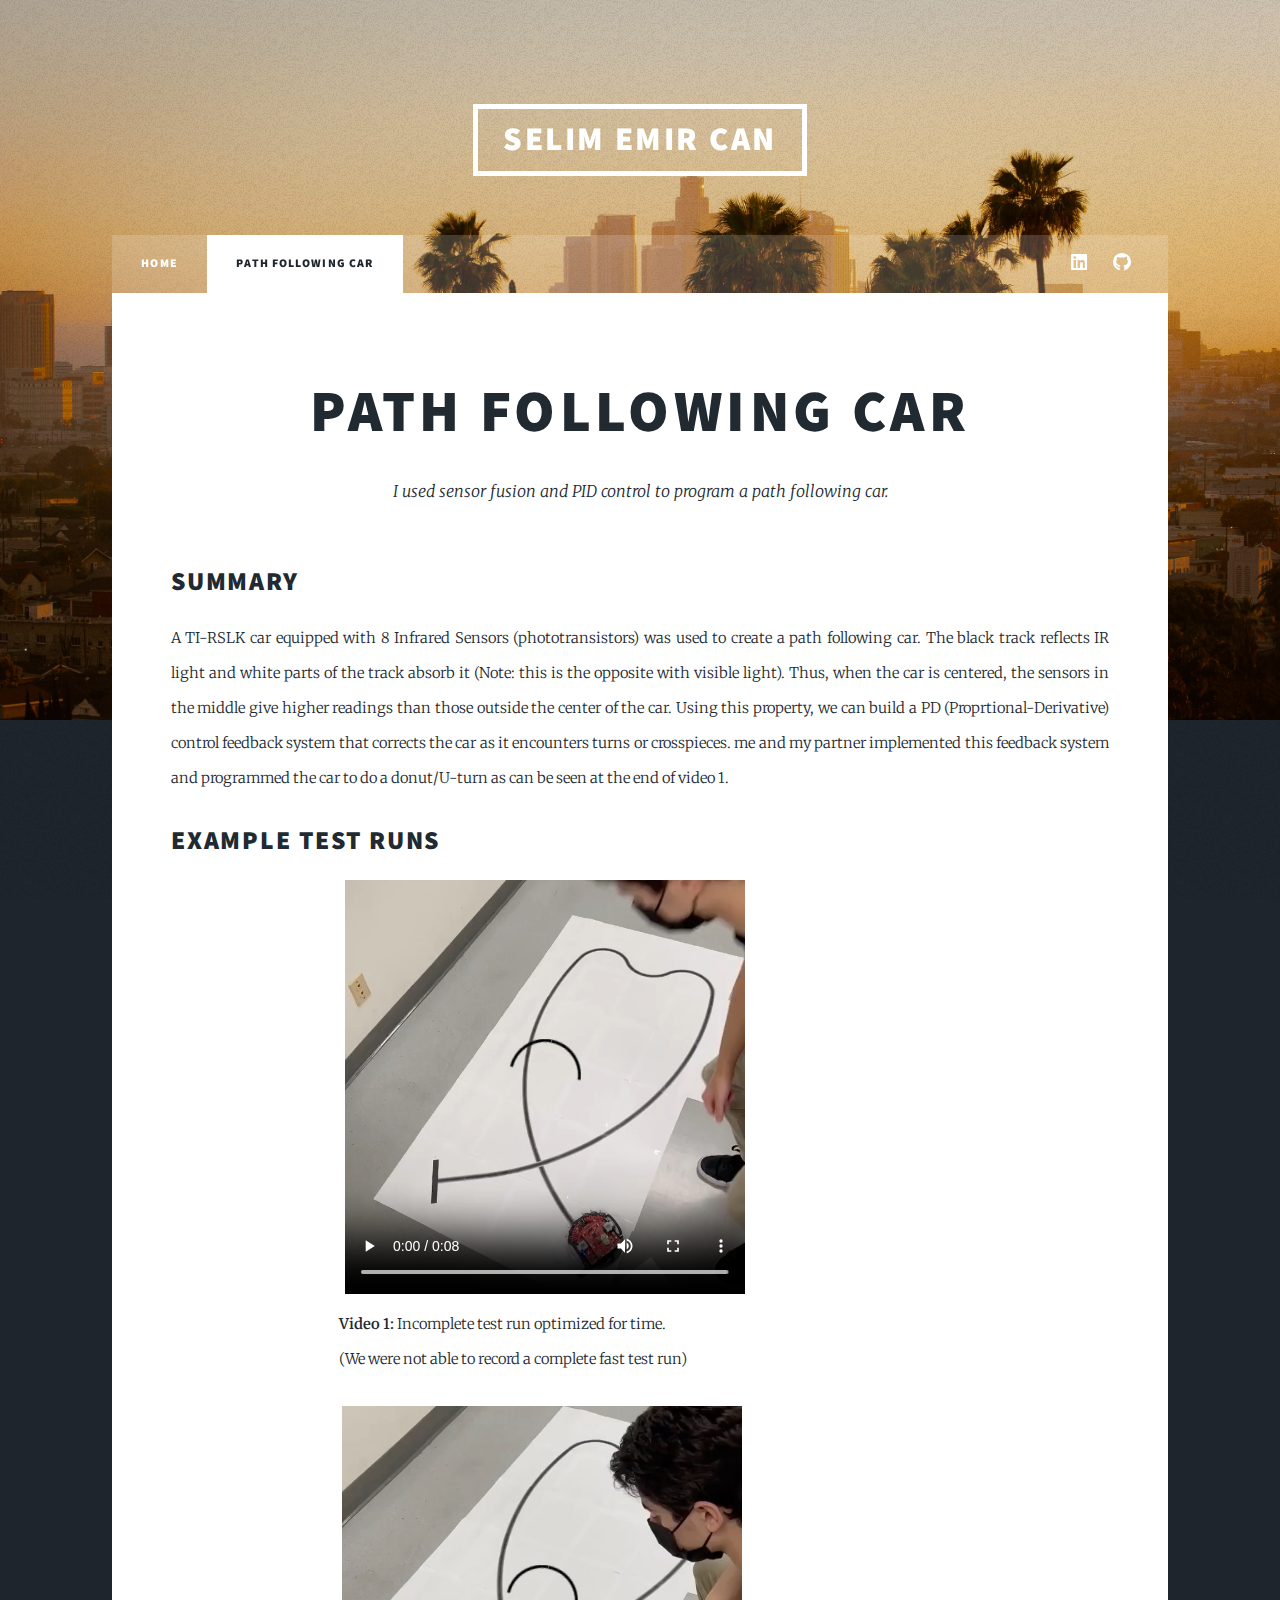
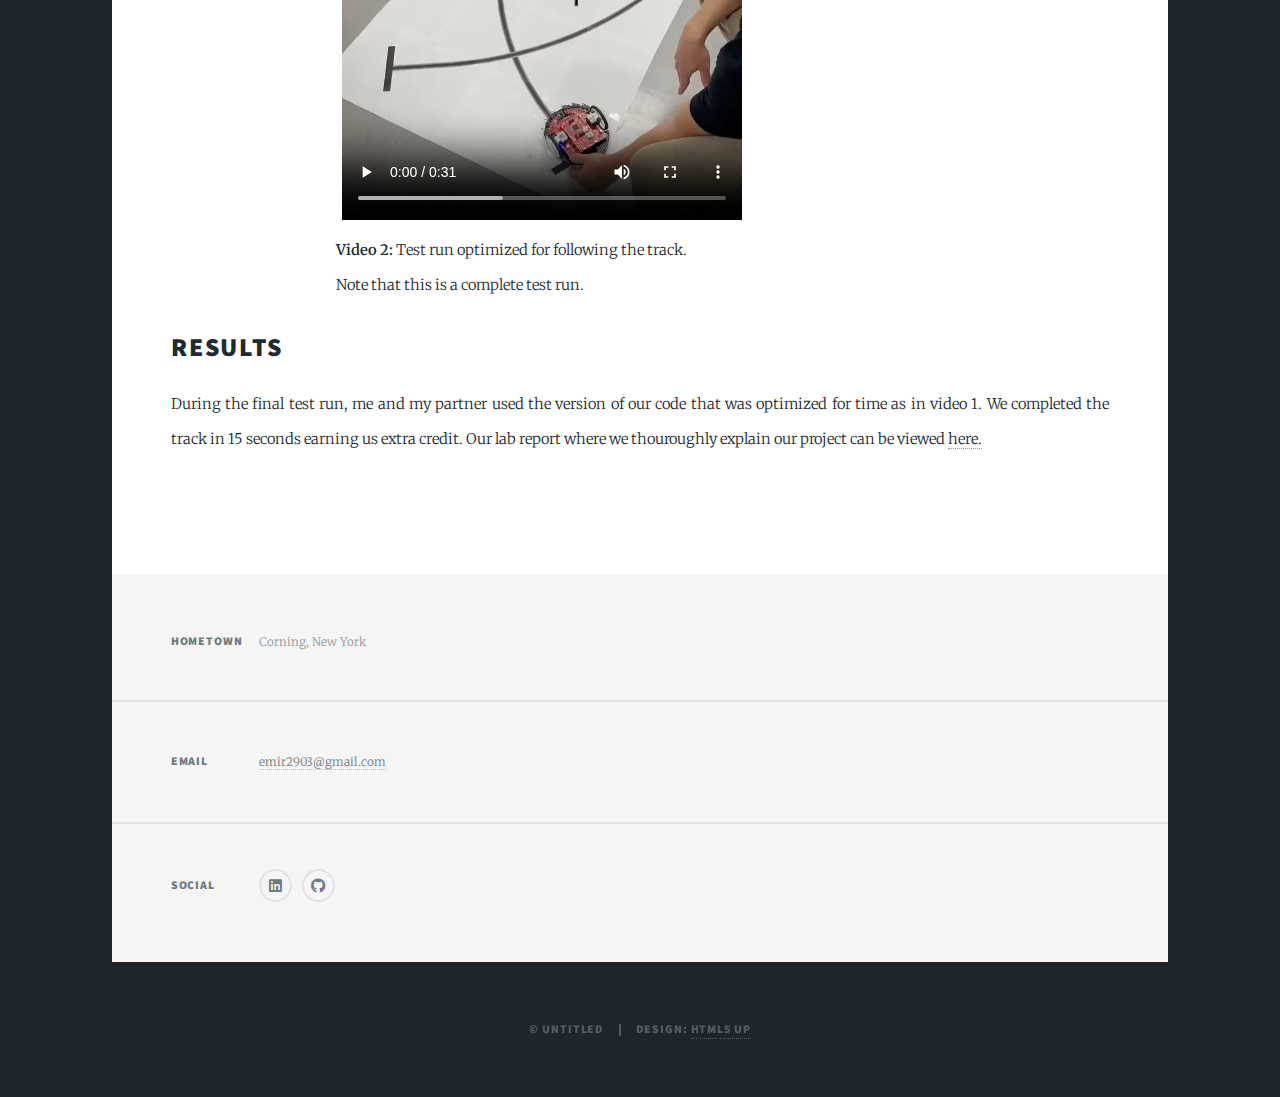
<file: ECE-3-Car.html>
<!DOCTYPE HTML>
<!--
    Massively by HTML5 UP
    html5up.net | @ajlkn
    Free for personal and commercial use under the CCA 3.0 license (html5up.net/license)
-->
<html>
<head>
    <title>Path Following Car</title>
    <meta charset="utf-8" />
    <meta name="viewport" content="width=device-width, initial-scale=1, user-scalable=no" />
    <link rel="stylesheet" href="assets/css/main.css" />
    <noscript><link rel="stylesheet" href="assets/css/noscript.css" /></noscript>
</head>
<body class="is-preload">

    <!-- Wrapper -->
    <div id="wrapper">

        <!-- Header -->
        <header id="header">
            <a href="index.html" class="logo">Selim Emir Can</a>
        </header>

        <!-- Nav -->
        <nav id="nav">
            <ul class="links">
                <li><a href="index.html">Home</a></li>
                <li class="active"><a href="ECE-3-Car.html">Path Following Car</a></li>
            </ul>
            <ul class="icons">
                <li><a href="https://www.linkedin.com/in/selim-emir-can" class="icon brands fa-linkedin" target="_blank"><span class="label">LinkedIn</span></a></li>
                <li><a href="https://github.com/Selim-Emir-Can/" class="icon brands fa-github" target="_blank"><span class="label">GitHub</span></a></li>
            </ul>
        </nav>

        <!-- Main -->
        <div id="main">

            <!-- Post -->
            <section class="post">

                <header class="major">
                    <h1>Path Following Car</h1>
                    <p>
                        I used sensor fusion and PID control to program a path following car.
                    </p>
                </header>

                <div class="image main">
                    <h2>Summary</h2>
                    <p>
                        A TI-RSLK car equipped with 8 Infrared Sensors (phototransistors) was used to create a path following car. The black track reflects IR light and white parts of the track absorb it (Note: this is the opposite with visible light).
                        Thus, when the car is centered, the sensors in the middle give higher readings than those outside the center of the car. Using this property, we can build a PD (Proprtional-Derivative) control feedback system that corrects the car
                        as it encounters turns or crosspieces. me and my partner implemented this feedback system and programmed the car to do a donut/U-turn as can be seen at the end of video 1.
                    </p>
                    <h2>Example Test Runs</h2>
                    &nbsp;&nbsp;&nbsp;&nbsp;&nbsp;&nbsp;&nbsp;&nbsp;&nbsp;&nbsp;&nbsp;&nbsp;&nbsp;&nbsp;&nbsp;&nbsp;&nbsp;&nbsp;&nbsp;&nbsp;&nbsp;&nbsp;&nbsp;&nbsp;&nbsp;&nbsp;&nbsp;&nbsp;
                    &nbsp;&nbsp;&nbsp;&nbsp;&nbsp;&nbsp;&nbsp;&nbsp;&nbsp;&nbsp;&nbsp;&nbsp;&nbsp;&nbsp;&nbsp;&nbsp;&nbsp;&nbsp;&nbsp;&nbsp;&nbsp;&nbsp;&nbsp;&nbsp;&nbsp;&nbsp;&nbsp;&nbsp;
                    <video width="400" controls>
                        <source src="video/car.mp4" type="video/mp4">
                    </video>
                    <p>
                        &nbsp;&nbsp;&nbsp;&nbsp;&nbsp;&nbsp;&nbsp;&nbsp;&nbsp;&nbsp;&nbsp;&nbsp;&nbsp;&nbsp;&nbsp;&nbsp;&nbsp;&nbsp;&nbsp;&nbsp;&nbsp;&nbsp;&nbsp;&nbsp;&nbsp;&nbsp;&nbsp;&nbsp;
                        &nbsp;&nbsp;&nbsp;&nbsp;&nbsp;&nbsp;&nbsp;&nbsp;&nbsp;&nbsp;&nbsp;&nbsp;&nbsp;&nbsp;&nbsp;&nbsp;&nbsp;&nbsp;&nbsp;&nbsp;&nbsp;&nbsp;&nbsp;&nbsp;&nbsp;&nbsp;
                        <b>Video 1:</b> Incomplete test run optimized for time. <br />
                        &nbsp;&nbsp;&nbsp;&nbsp;&nbsp;&nbsp;&nbsp;&nbsp;&nbsp;&nbsp;&nbsp;&nbsp;&nbsp;&nbsp;&nbsp;&nbsp;&nbsp;&nbsp;&nbsp;&nbsp;&nbsp;&nbsp;&nbsp;&nbsp;&nbsp;&nbsp;&nbsp;&nbsp;
                        &nbsp;&nbsp;&nbsp;&nbsp;&nbsp;&nbsp;&nbsp;&nbsp;&nbsp;&nbsp;&nbsp;&nbsp;&nbsp;&nbsp;&nbsp;&nbsp;&nbsp;&nbsp;&nbsp;&nbsp;&nbsp;&nbsp;&nbsp;&nbsp;&nbsp;&nbsp;
                        (We were not able to record a complete fast test run)
                    </p>
                    &nbsp;&nbsp;&nbsp;&nbsp;&nbsp;&nbsp;&nbsp;&nbsp;&nbsp;&nbsp;&nbsp;&nbsp;&nbsp;&nbsp;&nbsp;&nbsp;&nbsp;&nbsp;&nbsp;&nbsp;&nbsp;&nbsp;&nbsp;&nbsp;&nbsp;&nbsp;&nbsp;&nbsp;
                    &nbsp;&nbsp;&nbsp;&nbsp;&nbsp;&nbsp;&nbsp;&nbsp;&nbsp;&nbsp;&nbsp;&nbsp;&nbsp;&nbsp;&nbsp;&nbsp;&nbsp;&nbsp;&nbsp;&nbsp;&nbsp;&nbsp;&nbsp;&nbsp;&nbsp;&nbsp;&nbsp;
                    <video width="400" controls>
                        <source src="video/car2.mp4" type="video/mp4">
                    </video>
                    <p>
                        &nbsp;&nbsp;&nbsp;&nbsp;&nbsp;&nbsp;&nbsp;&nbsp;&nbsp;&nbsp;&nbsp;&nbsp;&nbsp;&nbsp;&nbsp;&nbsp;&nbsp;&nbsp;&nbsp;&nbsp;&nbsp;&nbsp;&nbsp;&nbsp;&nbsp;&nbsp;&nbsp;&nbsp;
                        &nbsp;&nbsp;&nbsp;&nbsp;&nbsp;&nbsp;&nbsp;&nbsp;&nbsp;&nbsp;&nbsp;&nbsp;&nbsp;&nbsp;&nbsp;&nbsp;&nbsp;&nbsp;&nbsp;&nbsp;&nbsp;&nbsp;&nbsp;&nbsp;&nbsp;
                        <b>Video 2:</b> Test run optimized for following the track. <br />
                        &nbsp;&nbsp;&nbsp;&nbsp;&nbsp;&nbsp;&nbsp;&nbsp;&nbsp;&nbsp;&nbsp;&nbsp;&nbsp;&nbsp;&nbsp;&nbsp;&nbsp;&nbsp;&nbsp;&nbsp;&nbsp;&nbsp;&nbsp;&nbsp;&nbsp;&nbsp;&nbsp;&nbsp;
                        &nbsp;&nbsp;&nbsp;&nbsp;&nbsp;&nbsp;&nbsp;&nbsp;&nbsp;&nbsp;&nbsp;&nbsp;&nbsp;&nbsp;&nbsp;&nbsp;&nbsp;&nbsp;&nbsp;&nbsp;&nbsp;&nbsp;&nbsp;&nbsp;&nbsp;
                        Note that this is a complete test run.
                    </p>
                    <h2>Results</h2>
                    <p>
                        During the final test run, me and my partner used the version of our code that was optimized for time as in video 1. We completed the track in 15 seconds earning us extra credit.
                        Our lab report where we thouroughly explain our project can be viewed <a href="pdfs/ECE3_Final.pdf" target="_blank">here.</a>
                    </p>
                </div>
            </section>
        </div>
        <footer id="footer">
            <section class="split contact">
                <section class="alt">
                    <h3>Hometown</h3>
                    <p>Corning, New York</p>
                </section>
                <section>
                    <h3>Email</h3>
                    <p><a href="#">emir2903@gmail.com</a></p>
                </section>
                <section>
                    <h3>Social</h3>
                    <ul class="icons alt">
                        <li><a href="https://www.linkedin.com/in/selim-emir-can" class="icon brands fa-linkedin" target="_blank"><span class="label">Instagram</span></a></li>
                        <li><a href="https://github.com/Selim-Emir-Can/" class="icon brands fa-github" target="_blank"><span class="label">GitHub</span></a></li>
                    </ul>
                </section>
            </section>
        </footer>
        <!-- Copyright -->
        <div id="copyright">
            <ul><li>&copy; Untitled</li><li>Design: <a href="https://html5up.net">HTML5 UP</a></li></ul>
        </div>

    </div>

    <!-- Scripts -->
    <script src="assets/js/jquery.min.js"></script>
    <script src="assets/js/jquery.scrollex.min.js"></script>
    <script src="assets/js/jquery.scrolly.min.js"></script>
    <script src="assets/js/browser.min.js"></script>
    <script src="assets/js/breakpoints.min.js"></script>
    <script src="assets/js/util.js"></script>
    <script src="assets/js/main.js"></script>

</body>
</html>
</file>
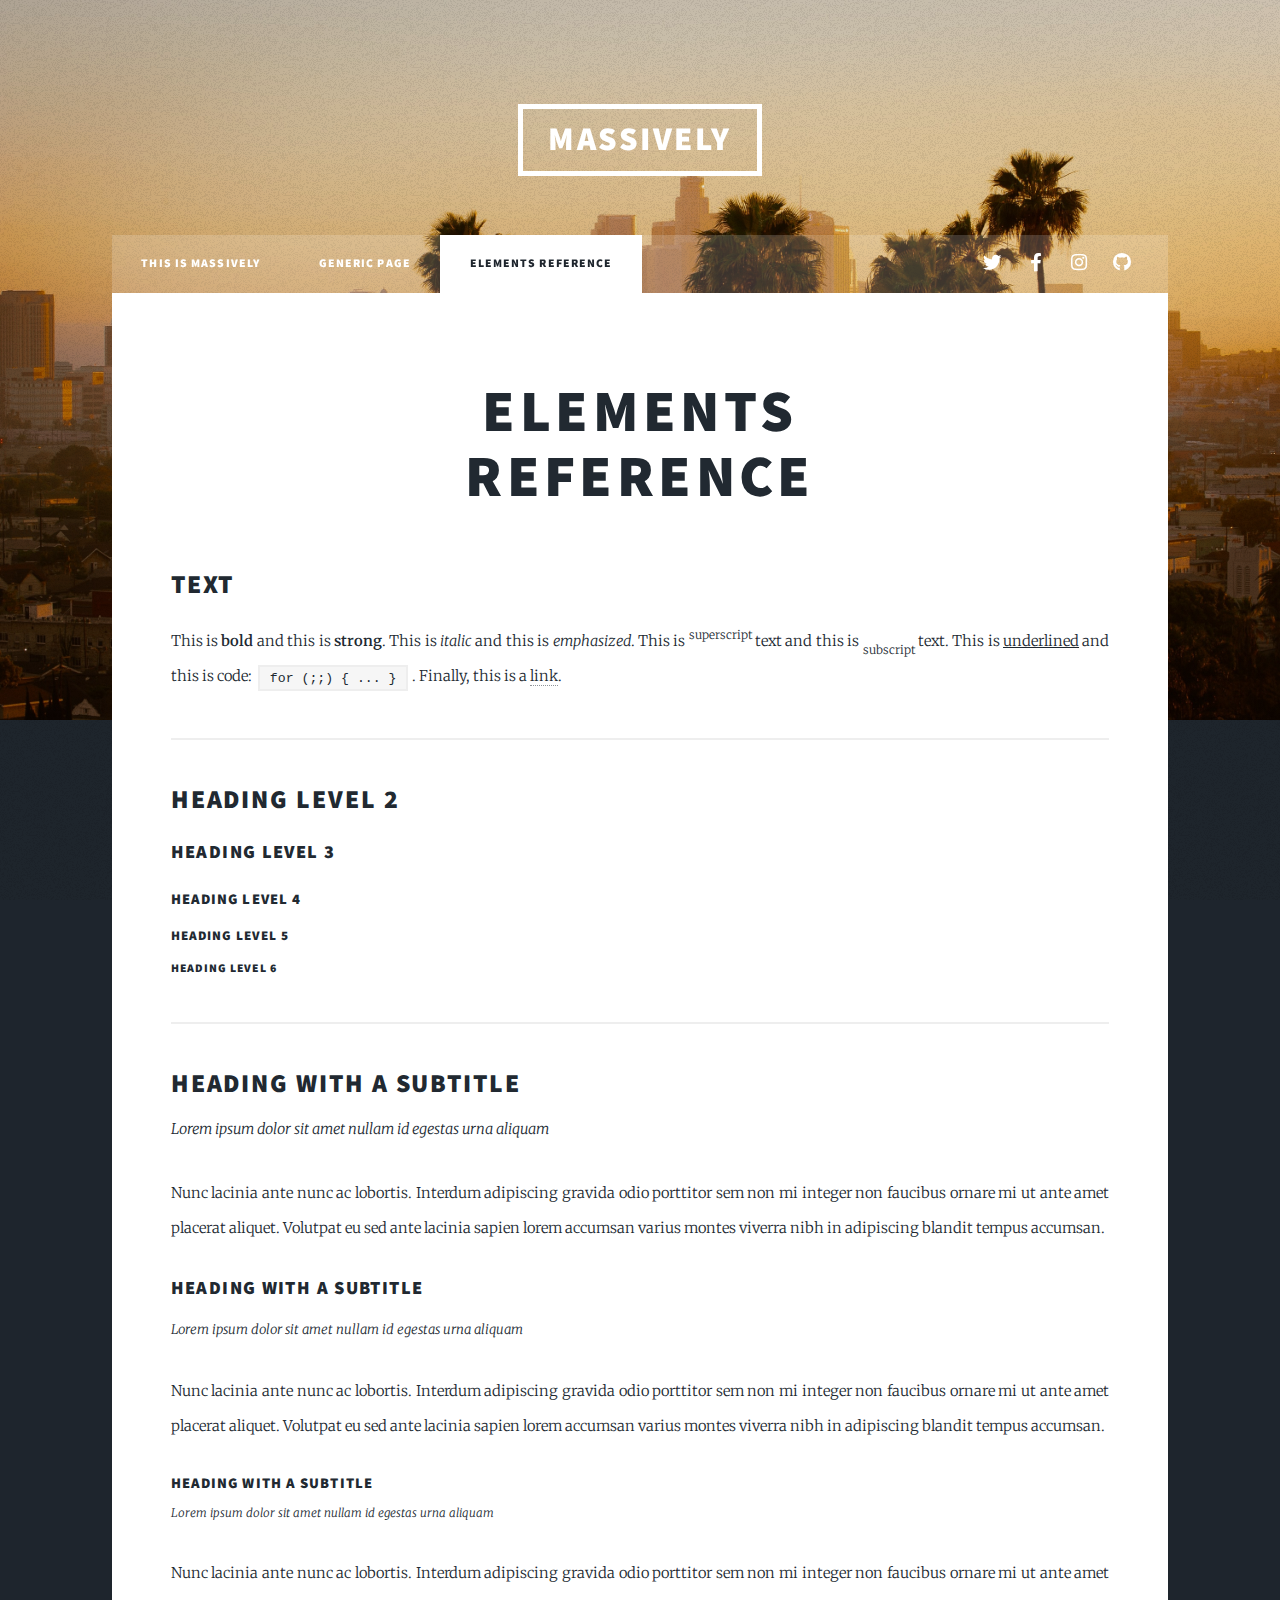
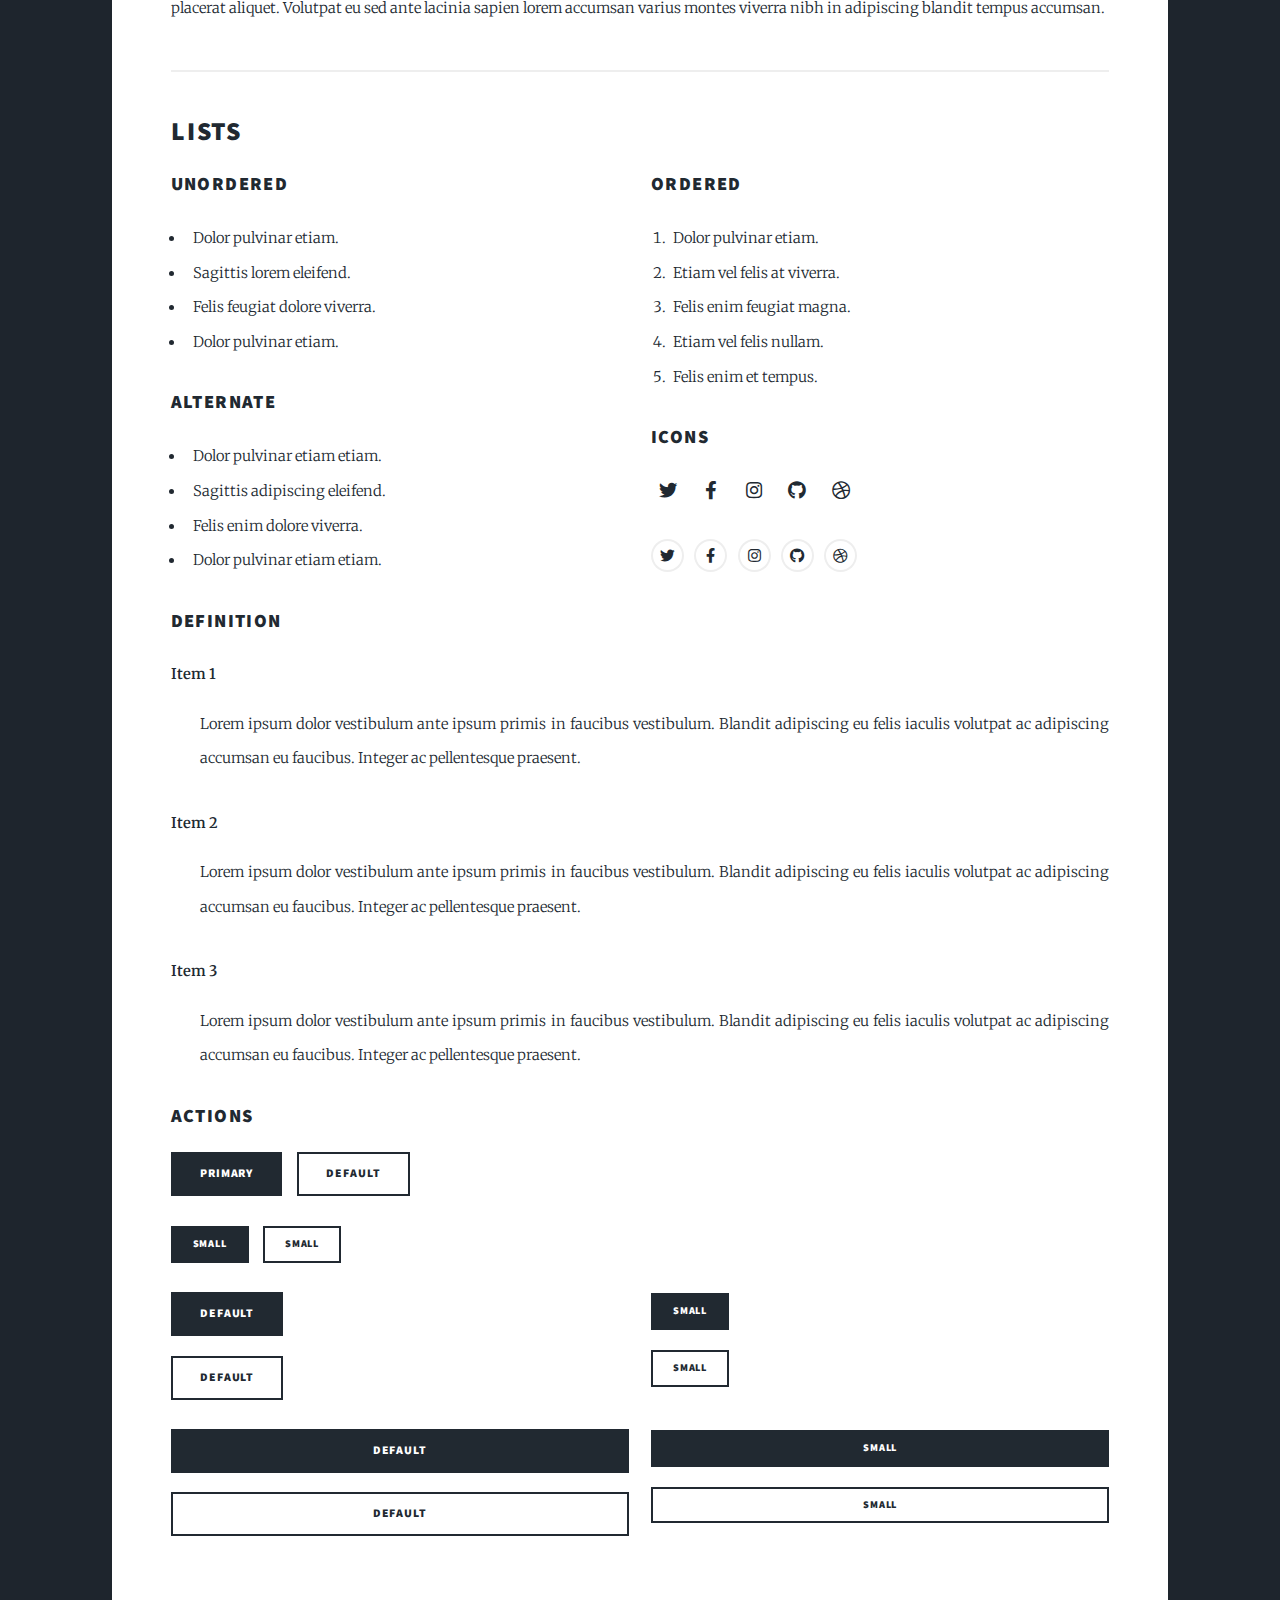
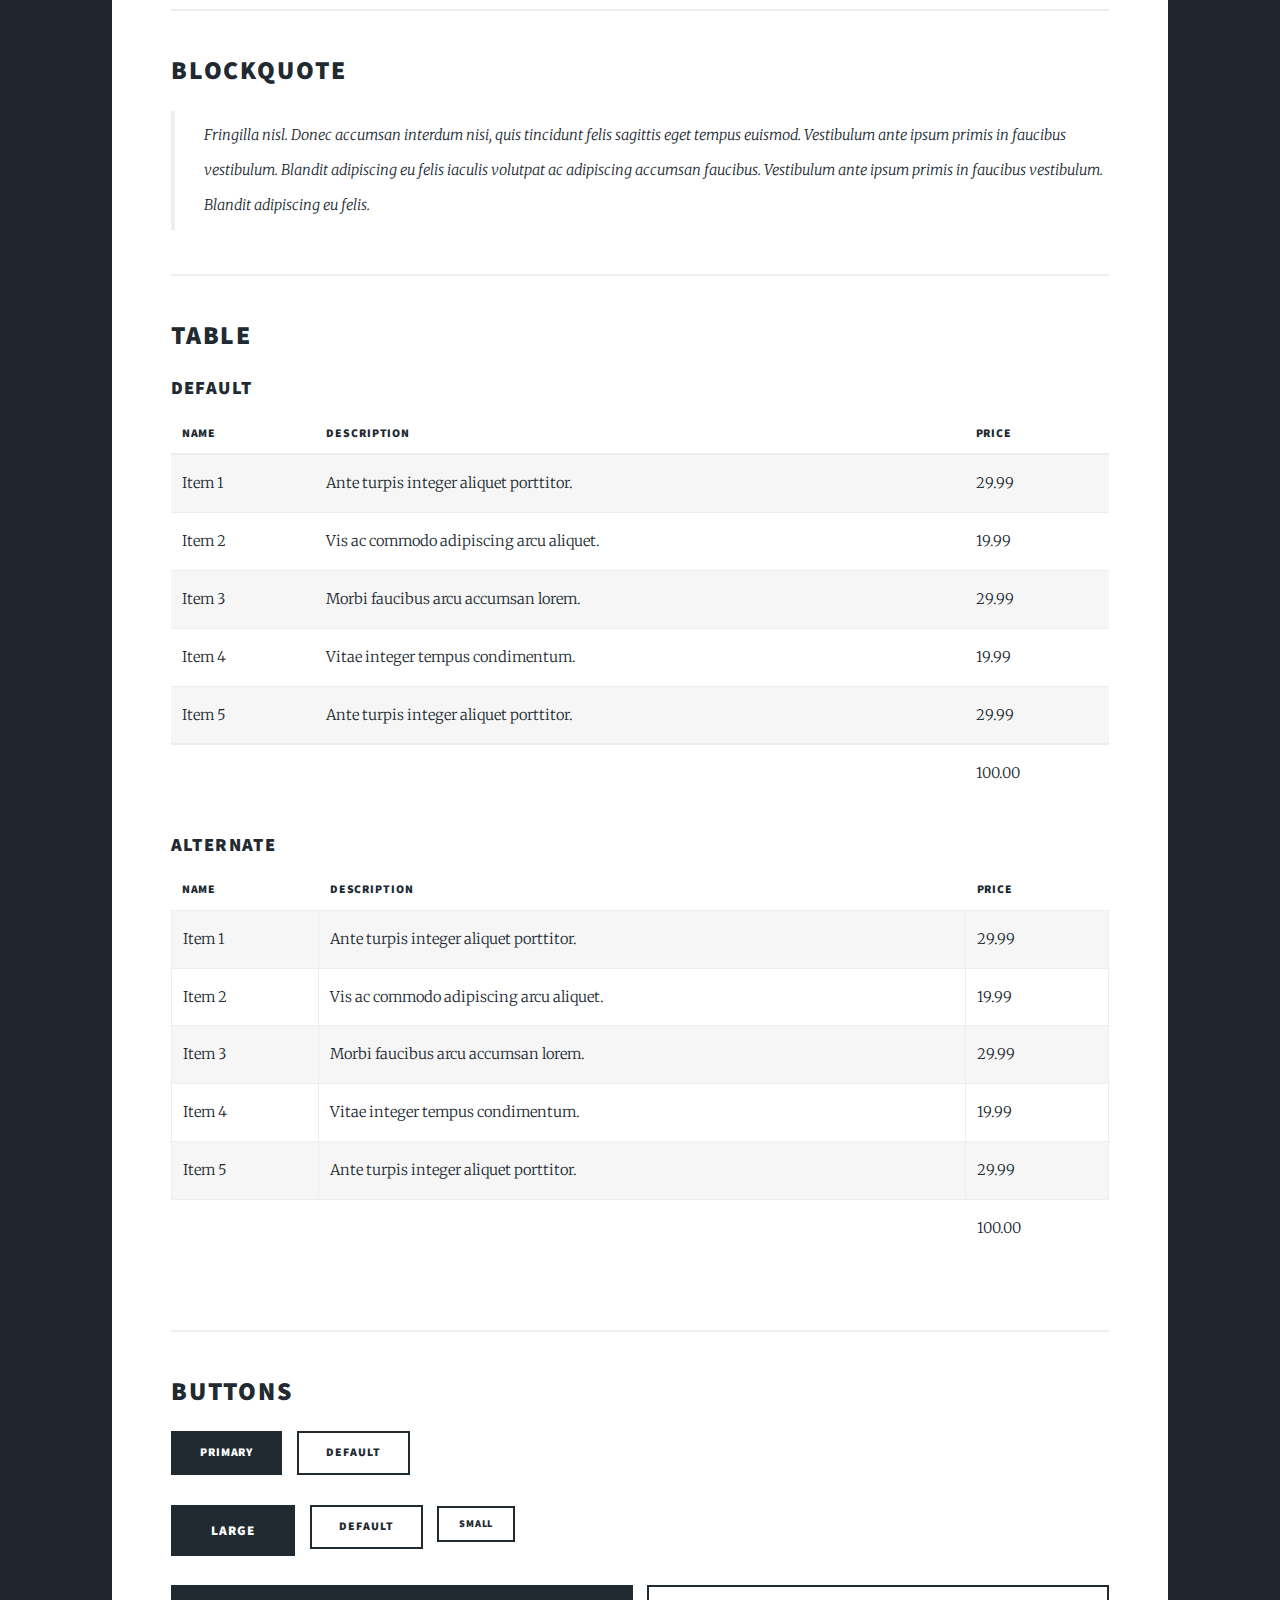
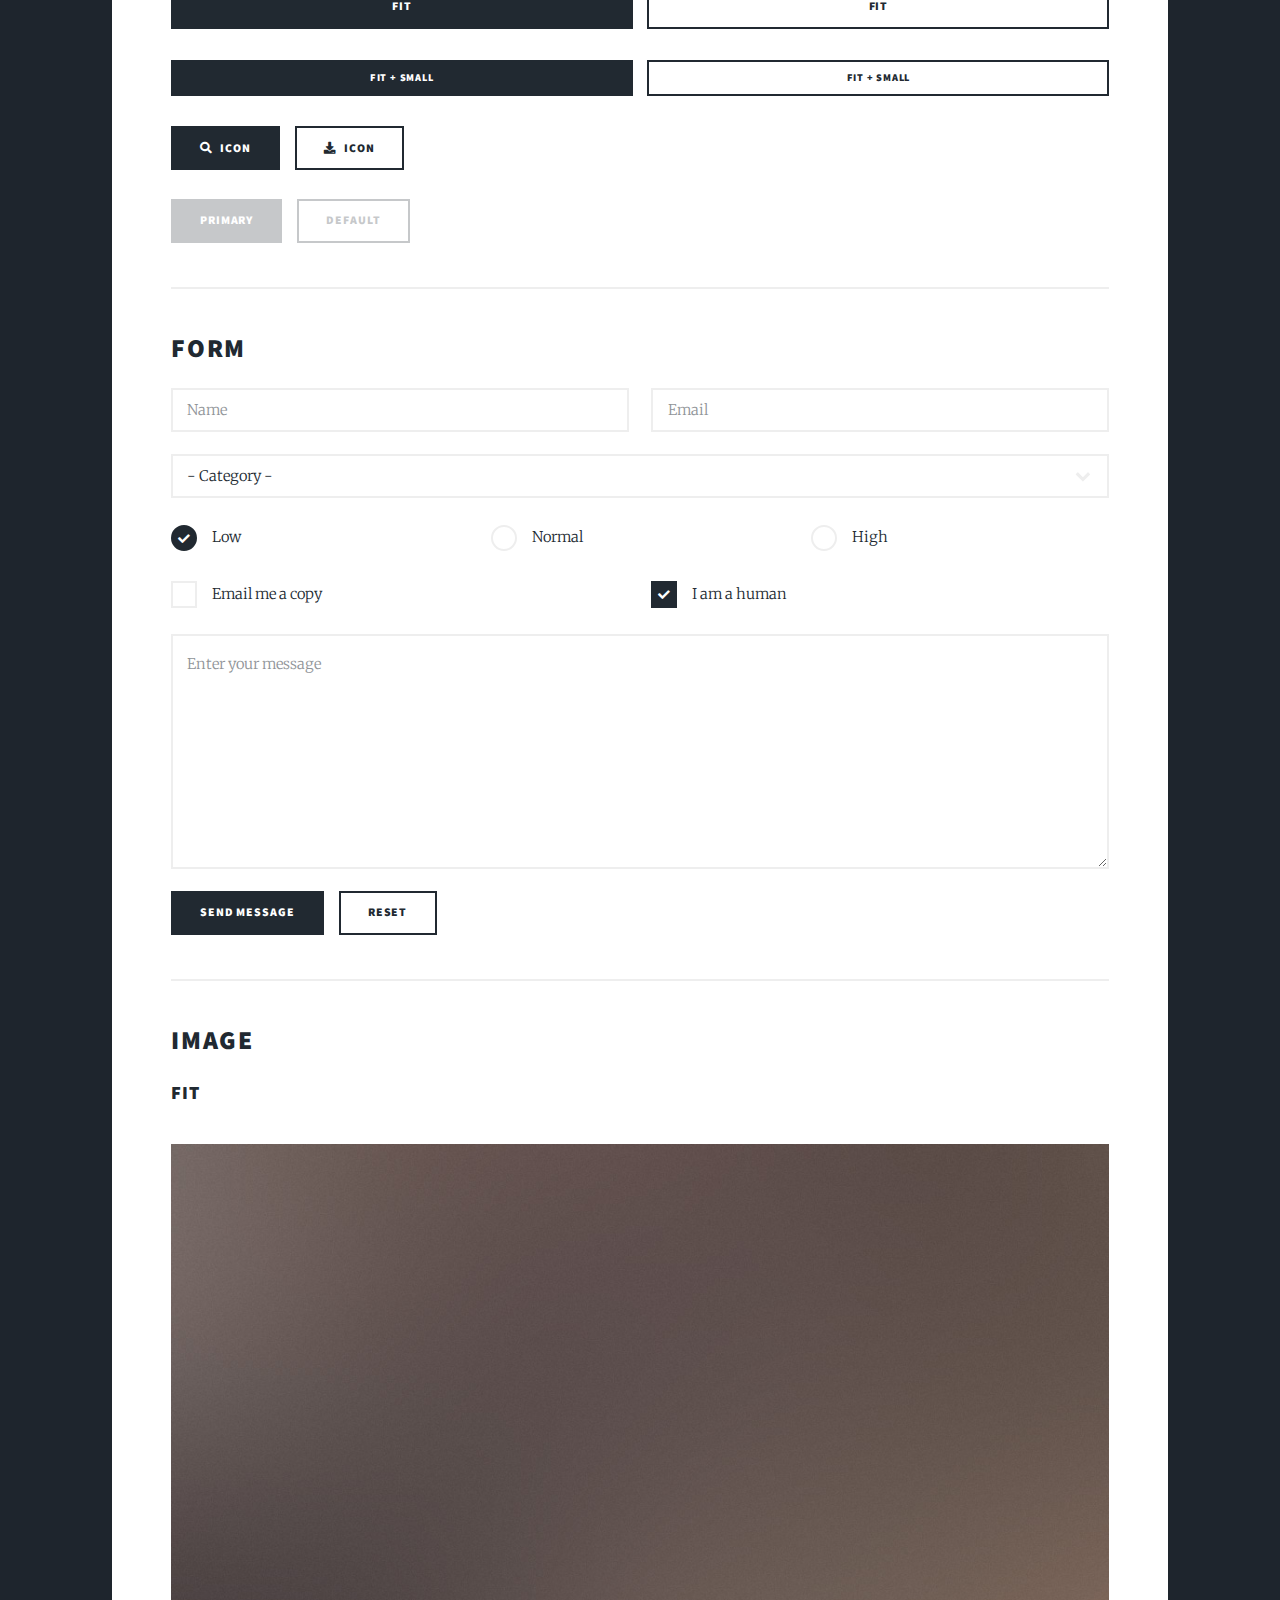
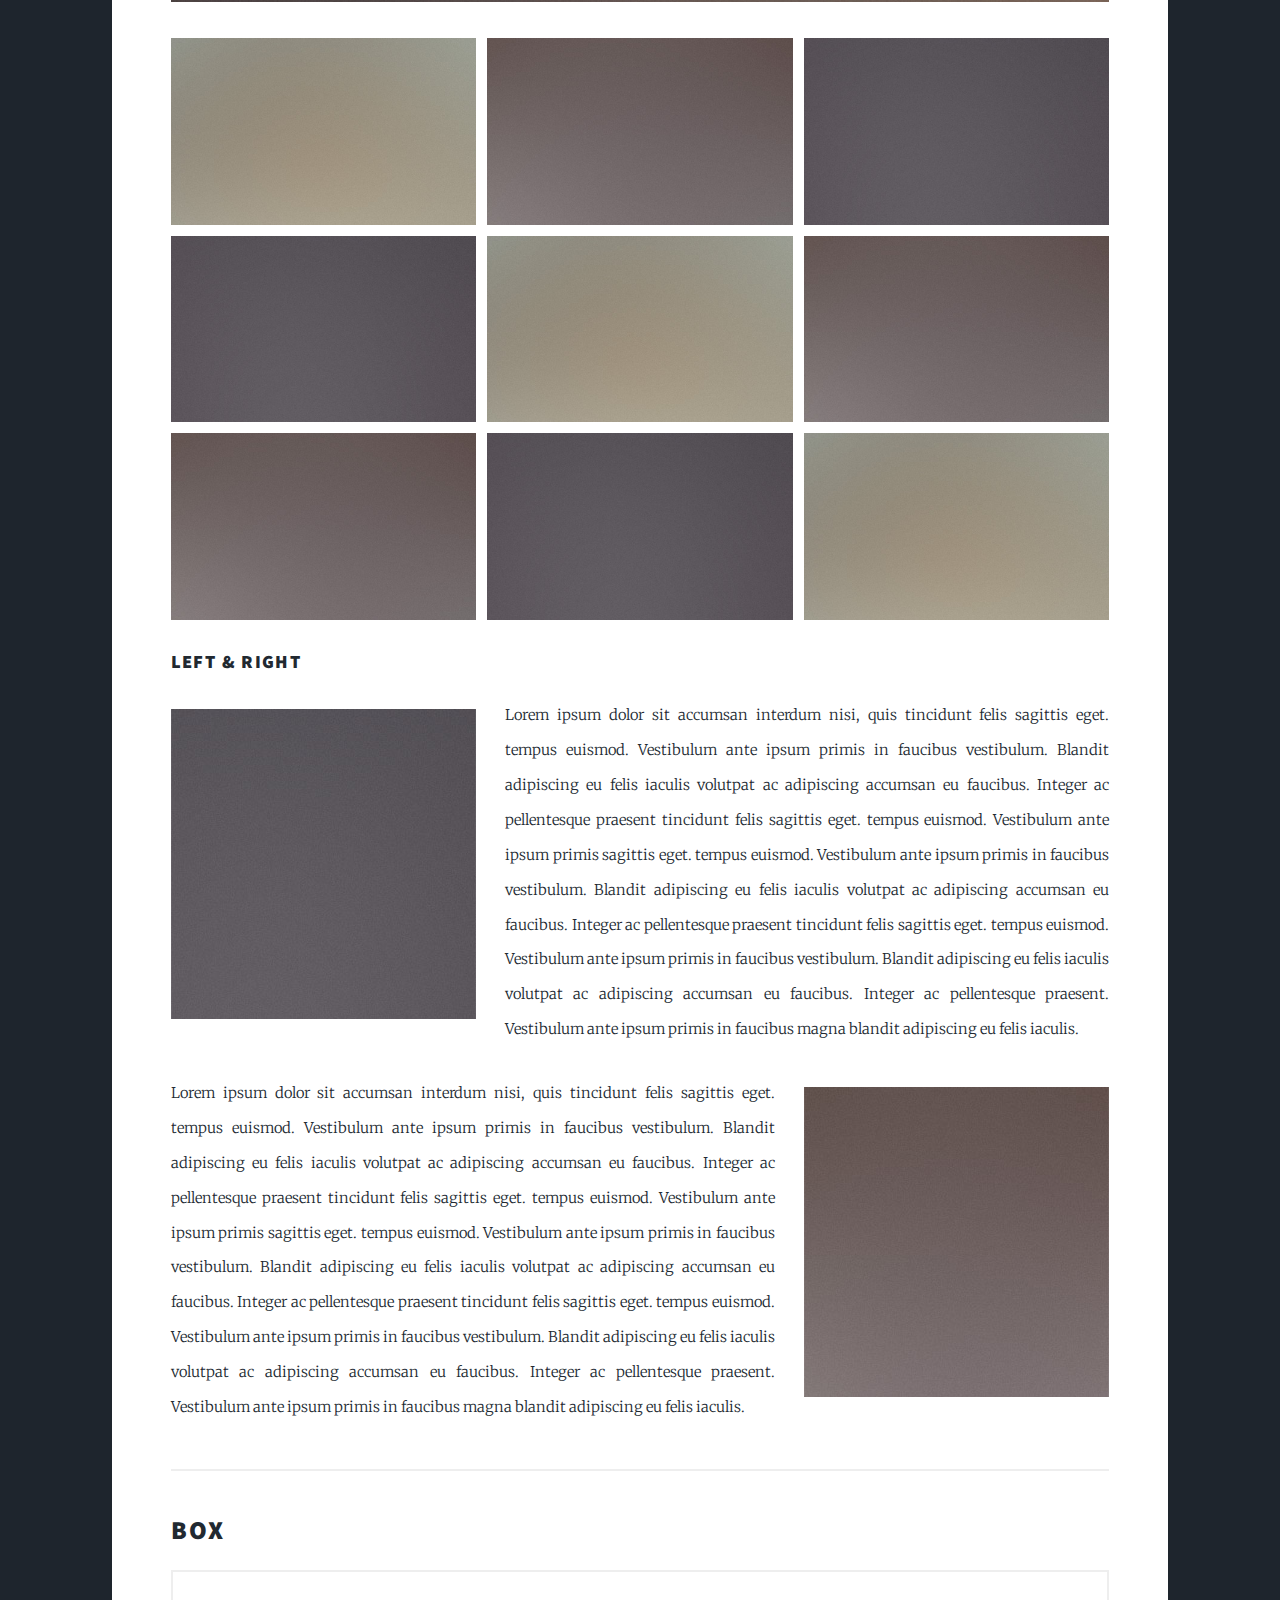
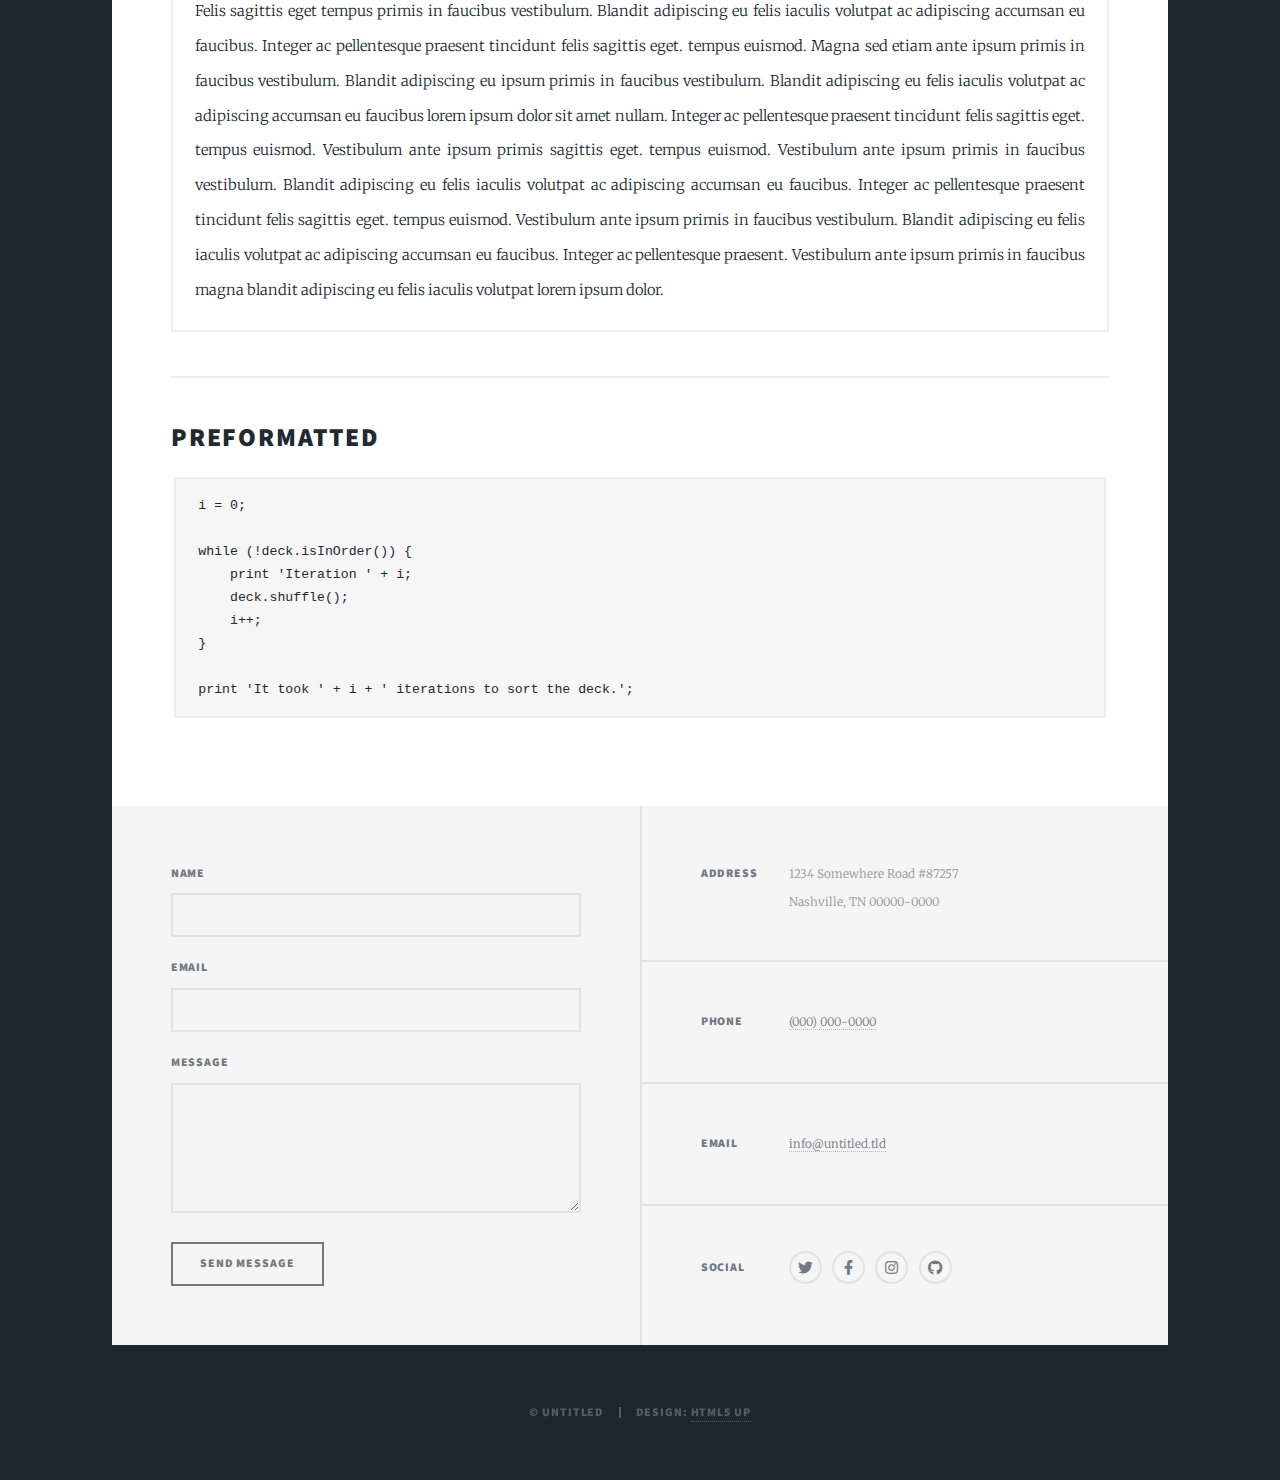
<file: elements.html>
<!DOCTYPE HTML>
<!--
	Massively by HTML5 UP
	html5up.net | @ajlkn
	Free for personal and commercial use under the CCA 3.0 license (html5up.net/license)
-->
<html>
	<head>
		<title>Elements Reference - Massively by HTML5 UP</title>
		<meta charset="utf-8" />
		<meta name="viewport" content="width=device-width, initial-scale=1, user-scalable=no" />
		<link rel="stylesheet" href="assets/css/main.css" />
		<noscript><link rel="stylesheet" href="assets/css/noscript.css" /></noscript>
	</head>
	<body class="is-preload">

		<!-- Wrapper -->
			<div id="wrapper">

				<!-- Header -->
					<header id="header">
						<a href="index.html" class="logo">Massively</a>
					</header>

				<!-- Nav -->
					<nav id="nav">
						<ul class="links">
							<li><a href="index.html">This is Massively</a></li>
							<li><a href="generic.html">Generic Page</a></li>
							<li class="active"><a href="elements.html">Elements Reference</a></li>
						</ul>
						<ul class="icons">
							<li><a href="#" class="icon brands fa-twitter"><span class="label">Twitter</span></a></li>
							<li><a href="#" class="icon brands fa-facebook-f"><span class="label">Facebook</span></a></li>
							<li><a href="#" class="icon brands fa-instagram"><span class="label">Instagram</span></a></li>
							<li><a href="#" class="icon brands fa-github"><span class="label">GitHub</span></a></li>
						</ul>
					</nav>

				<!-- Main -->
					<div id="main">

						<!-- Post -->
							<section class="post">
								<header class="major">
									<h1>Elements<br />
									Reference</h1>
								</header>

								<!-- Text stuff -->
									<h2>Text</h2>
									<p>This is <b>bold</b> and this is <strong>strong</strong>. This is <i>italic</i> and this is <em>emphasized</em>.
									This is <sup>superscript</sup> text and this is <sub>subscript</sub> text.
									This is <u>underlined</u> and this is code: <code>for (;;) { ... }</code>.
									Finally, this is a <a href="#">link</a>.</p>
									<hr />
									<h2>Heading Level 2</h2>
									<h3>Heading Level 3</h3>
									<h4>Heading Level 4</h4>
									<h5>Heading Level 5</h5>
									<h6>Heading Level 6</h6>
									<hr />
									<header>
										<h2>Heading with a Subtitle</h2>
										<p>Lorem ipsum dolor sit amet nullam id egestas urna aliquam</p>
									</header>
									<p>Nunc lacinia ante nunc ac lobortis. Interdum adipiscing gravida odio porttitor sem non mi integer non faucibus ornare mi ut ante amet placerat aliquet. Volutpat eu sed ante lacinia sapien lorem accumsan varius montes viverra nibh in adipiscing blandit tempus accumsan.</p>
									<header>
										<h3>Heading with a Subtitle</h3>
										<p>Lorem ipsum dolor sit amet nullam id egestas urna aliquam</p>
									</header>
									<p>Nunc lacinia ante nunc ac lobortis. Interdum adipiscing gravida odio porttitor sem non mi integer non faucibus ornare mi ut ante amet placerat aliquet. Volutpat eu sed ante lacinia sapien lorem accumsan varius montes viverra nibh in adipiscing blandit tempus accumsan.</p>
									<header>
										<h4>Heading with a Subtitle</h4>
										<p>Lorem ipsum dolor sit amet nullam id egestas urna aliquam</p>
									</header>
									<p>Nunc lacinia ante nunc ac lobortis. Interdum adipiscing gravida odio porttitor sem non mi integer non faucibus ornare mi ut ante amet placerat aliquet. Volutpat eu sed ante lacinia sapien lorem accumsan varius montes viverra nibh in adipiscing blandit tempus accumsan.</p>

									<hr />

								<!-- Lists -->
									<h2>Lists</h2>
									<div class="row">
										<div class="col-6 col-12-small">

											<h3>Unordered</h3>
											<ul>
												<li>Dolor pulvinar etiam.</li>
												<li>Sagittis lorem eleifend.</li>
												<li>Felis feugiat dolore viverra.</li>
												<li>Dolor pulvinar etiam.</li>
											</ul>

											<h3>Alternate</h3>
											<ul class="alt">
												<li>Dolor pulvinar etiam etiam.</li>
												<li>Sagittis adipiscing eleifend.</li>
												<li>Felis enim dolore viverra.</li>
												<li>Dolor pulvinar etiam etiam.</li>
											</ul>

										</div>
										<div class="col-6 col-12-small">

											<h3>Ordered</h3>
											<ol>
												<li>Dolor pulvinar etiam.</li>
												<li>Etiam vel felis at viverra.</li>
												<li>Felis enim feugiat magna.</li>
												<li>Etiam vel felis nullam.</li>
												<li>Felis enim et tempus.</li>
											</ol>

											<h3>Icons</h3>
											<ul class="icons">
												<li><a href="#" class="icon brands fa-twitter"><span class="label">Twitter</span></a></li>
												<li><a href="#" class="icon brands fa-facebook-f"><span class="label">Facebook</span></a></li>
												<li><a href="#" class="icon brands fa-instagram"><span class="label">Instagram</span></a></li>
												<li><a href="#" class="icon brands fa-github"><span class="label">Github</span></a></li>
												<li><a href="#" class="icon brands fa-dribbble"><span class="label">Dribbble</span></a></li>
											</ul>
											<ul class="icons alt">
												<li><a href="#" class="icon brands alt fa-twitter"><span class="label">Twitter</span></a></li>
												<li><a href="#" class="icon brands alt fa-facebook-f"><span class="label">Facebook</span></a></li>
												<li><a href="#" class="icon brands alt fa-instagram"><span class="label">Instagram</span></a></li>
												<li><a href="#" class="icon brands alt fa-github"><span class="label">Github</span></a></li>
												<li><a href="#" class="icon brands alt fa-dribbble"><span class="label">Dribbble</span></a></li>
											</ul>

										</div>
									</div>
									<h3>Definition</h3>
									<dl>
										<dt>Item 1</dt>
										<dd>
											<p>Lorem ipsum dolor vestibulum ante ipsum primis in faucibus vestibulum. Blandit adipiscing eu felis iaculis volutpat ac adipiscing accumsan eu faucibus. Integer ac pellentesque praesent.</p>
										</dd>
										<dt>Item 2</dt>
										<dd>
											<p>Lorem ipsum dolor vestibulum ante ipsum primis in faucibus vestibulum. Blandit adipiscing eu felis iaculis volutpat ac adipiscing accumsan eu faucibus. Integer ac pellentesque praesent.</p>
										</dd>
										<dt>Item 3</dt>
										<dd>
											<p>Lorem ipsum dolor vestibulum ante ipsum primis in faucibus vestibulum. Blandit adipiscing eu felis iaculis volutpat ac adipiscing accumsan eu faucibus. Integer ac pellentesque praesent.</p>
										</dd>
									</dl>

									<h3>Actions</h3>
									<ul class="actions">
										<li><a href="#" class="button primary">Primary</a></li>
										<li><a href="#" class="button">Default</a></li>
									</ul>
									<ul class="actions small">
										<li><a href="#" class="button primary small">Small</a></li>
										<li><a href="#" class="button small">Small</a></li>
									</ul>
									<div class="row">
										<div class="col-6 col-12-small">
											<ul class="actions stacked">
												<li><a href="#" class="button primary">Default</a></li>
												<li><a href="#" class="button">Default</a></li>
											</ul>
										</div>
										<div class="col-6 col-12-small">
											<ul class="actions stacked">
												<li><a href="#" class="button primary small">Small</a></li>
												<li><a href="#" class="button small">Small</a></li>
											</ul>
										</div>
									</div>
									<div class="row">
										<div class="col-6 col-12-small">
											<ul class="actions stacked">
												<li><a href="#" class="button primary fit">Default</a></li>
												<li><a href="#" class="button fit">Default</a></li>
											</ul>
										</div>
										<div class="col-6 col-12-small">
											<ul class="actions stacked">
												<li><a href="#" class="button primary small fit">Small</a></li>
												<li><a href="#" class="button small fit">Small</a></li>
											</ul>
										</div>
									</div>

									<hr />

								<!-- Blockquote -->
									<h2>Blockquote</h2>
									<blockquote>Fringilla nisl. Donec accumsan interdum nisi, quis tincidunt felis sagittis eget tempus euismod. Vestibulum ante ipsum primis in faucibus vestibulum. Blandit adipiscing eu felis iaculis volutpat ac adipiscing accumsan faucibus. Vestibulum ante ipsum primis in faucibus vestibulum. Blandit adipiscing eu felis.</blockquote>

									<hr />

								<!-- Table -->
									<h2>Table</h2>

									<h3>Default</h3>
									<div class="table-wrapper">
										<table>
											<thead>
												<tr>
													<th>Name</th>
													<th>Description</th>
													<th>Price</th>
												</tr>
											</thead>
											<tbody>
												<tr>
													<td>Item 1</td>
													<td>Ante turpis integer aliquet porttitor.</td>
													<td>29.99</td>
												</tr>
												<tr>
													<td>Item 2</td>
													<td>Vis ac commodo adipiscing arcu aliquet.</td>
													<td>19.99</td>
												</tr>
												<tr>
													<td>Item 3</td>
													<td> Morbi faucibus arcu accumsan lorem.</td>
													<td>29.99</td>
												</tr>
												<tr>
													<td>Item 4</td>
													<td>Vitae integer tempus condimentum.</td>
													<td>19.99</td>
												</tr>
												<tr>
													<td>Item 5</td>
													<td>Ante turpis integer aliquet porttitor.</td>
													<td>29.99</td>
												</tr>
											</tbody>
											<tfoot>
												<tr>
													<td colspan="2"></td>
													<td>100.00</td>
												</tr>
											</tfoot>
										</table>
									</div>

									<h3>Alternate</h3>
									<div class="table-wrapper">
										<table class="alt">
											<thead>
												<tr>
													<th>Name</th>
													<th>Description</th>
													<th>Price</th>
												</tr>
											</thead>
											<tbody>
												<tr>
													<td>Item 1</td>
													<td>Ante turpis integer aliquet porttitor.</td>
													<td>29.99</td>
												</tr>
												<tr>
													<td>Item 2</td>
													<td>Vis ac commodo adipiscing arcu aliquet.</td>
													<td>19.99</td>
												</tr>
												<tr>
													<td>Item 3</td>
													<td> Morbi faucibus arcu accumsan lorem.</td>
													<td>29.99</td>
												</tr>
												<tr>
													<td>Item 4</td>
													<td>Vitae integer tempus condimentum.</td>
													<td>19.99</td>
												</tr>
												<tr>
													<td>Item 5</td>
													<td>Ante turpis integer aliquet porttitor.</td>
													<td>29.99</td>
												</tr>
											</tbody>
											<tfoot>
												<tr>
													<td colspan="2"></td>
													<td>100.00</td>
												</tr>
											</tfoot>
										</table>
									</div>

									<hr />

								<!-- Buttons -->
									<h2>Buttons</h2>
									<ul class="actions">
										<li><a href="#" class="button primary">Primary</a></li>
										<li><a href="#" class="button">Default</a></li>
									</ul>
									<ul class="actions">
										<li><a href="#" class="button primary large">Large</a></li>
										<li><a href="#" class="button">Default</a></li>
										<li><a href="#" class="button small">Small</a></li>
									</ul>
									<ul class="actions fit">
										<li><a href="#" class="button primary fit">Fit</a></li>
										<li><a href="#" class="button fit">Fit</a></li>
									</ul>
									<ul class="actions fit small">
										<li><a href="#" class="button primary fit small">Fit + Small</a></li>
										<li><a href="#" class="button fit small">Fit + Small</a></li>
									</ul>
									<ul class="actions">
										<li><a href="#" class="button primary icon solid fa-search">Icon</a></li>
										<li><a href="#" class="button icon solid fa-download">Icon</a></li>
									</ul>
									<ul class="actions">
										<li><span class="button primary disabled">Primary</span></li>
										<li><span class="button disabled">Default</span></li>
									</ul>

									<hr />

								<!-- Form -->
									<h2>Form</h2>

									<form method="post" action="#">
										<div class="row gtr-uniform">
											<div class="col-6 col-12-xsmall">
												<input type="text" name="demo-name" id="demo-name" value="" placeholder="Name" />
											</div>
											<div class="col-6 col-12-xsmall">
												<input type="email" name="demo-email" id="demo-email" value="" placeholder="Email" />
											</div>
											<!-- Break -->
											<div class="col-12">
												<select name="demo-category" id="demo-category">
													<option value="">- Category -</option>
													<option value="1">Manufacturing</option>
													<option value="1">Shipping</option>
													<option value="1">Administration</option>
													<option value="1">Human Resources</option>
												</select>
											</div>
											<!-- Break -->
											<div class="col-4 col-12-small">
												<input type="radio" id="demo-priority-low" name="demo-priority" checked>
												<label for="demo-priority-low">Low</label>
											</div>
											<div class="col-4 col-12-small">
												<input type="radio" id="demo-priority-normal" name="demo-priority">
												<label for="demo-priority-normal">Normal</label>
											</div>
											<div class="col-4 col-12-small">
												<input type="radio" id="demo-priority-high" name="demo-priority">
												<label for="demo-priority-high">High</label>
											</div>
											<!-- Break -->
											<div class="col-6 col-12-small">
												<input type="checkbox" id="demo-copy" name="demo-copy">
												<label for="demo-copy">Email me a copy</label>
											</div>
											<div class="col-6 col-12-small">
												<input type="checkbox" id="demo-human" name="demo-human" checked>
												<label for="demo-human">I am a human</label>
											</div>
											<!-- Break -->
											<div class="col-12">
												<textarea name="demo-message" id="demo-message" placeholder="Enter your message" rows="6"></textarea>
											</div>
											<!-- Break -->
											<div class="col-12">
												<ul class="actions">
													<li><input type="submit" value="Send Message" class="primary" /></li>
													<li><input type="reset" value="Reset" /></li>
												</ul>
											</div>
										</div>
									</form>

									<hr />

								<!-- Image -->
									<h2>Image</h2>

									<h3>Fit</h3>
									<span class="image fit"><img src="images/pic01.jpg" alt="" /></span>
									<div class="box alt">
										<div class="row gtr-50 gtr-uniform">
											<div class="col-4"><span class="image fit"><img src="images/pic02.jpg" alt="" /></span></div>
											<div class="col-4"><span class="image fit"><img src="images/pic03.jpg" alt="" /></span></div>
											<div class="col-4"><span class="image fit"><img src="images/pic04.jpg" alt="" /></span></div>
											<!-- Break -->
											<div class="col-4"><span class="image fit"><img src="images/pic04.jpg" alt="" /></span></div>
											<div class="col-4"><span class="image fit"><img src="images/pic02.jpg" alt="" /></span></div>
											<div class="col-4"><span class="image fit"><img src="images/pic03.jpg" alt="" /></span></div>
											<!-- Break -->
											<div class="col-4"><span class="image fit"><img src="images/pic03.jpg" alt="" /></span></div>
											<div class="col-4"><span class="image fit"><img src="images/pic04.jpg" alt="" /></span></div>
											<div class="col-4"><span class="image fit"><img src="images/pic02.jpg" alt="" /></span></div>
										</div>
									</div>

									<h3>Left &amp; Right</h3>
									<p><span class="image left"><img src="images/pic08.jpg" alt="" /></span>Lorem ipsum dolor sit accumsan interdum nisi, quis tincidunt felis sagittis eget. tempus euismod. Vestibulum ante ipsum primis in faucibus vestibulum. Blandit adipiscing eu felis iaculis volutpat ac adipiscing accumsan eu faucibus. Integer ac pellentesque praesent tincidunt felis sagittis eget. tempus euismod. Vestibulum ante ipsum primis sagittis eget. tempus euismod. Vestibulum ante ipsum primis in faucibus vestibulum. Blandit adipiscing eu felis iaculis volutpat ac adipiscing accumsan eu faucibus. Integer ac pellentesque praesent tincidunt felis sagittis eget. tempus euismod. Vestibulum ante ipsum primis in faucibus vestibulum. Blandit adipiscing eu felis iaculis volutpat ac adipiscing accumsan eu faucibus. Integer ac pellentesque praesent. Vestibulum ante ipsum primis in faucibus magna blandit adipiscing eu felis iaculis.</p>
									<p><span class="image right"><img src="images/pic09.jpg" alt="" /></span>Lorem ipsum dolor sit accumsan interdum nisi, quis tincidunt felis sagittis eget. tempus euismod. Vestibulum ante ipsum primis in faucibus vestibulum. Blandit adipiscing eu felis iaculis volutpat ac adipiscing accumsan eu faucibus. Integer ac pellentesque praesent tincidunt felis sagittis eget. tempus euismod. Vestibulum ante ipsum primis sagittis eget. tempus euismod. Vestibulum ante ipsum primis in faucibus vestibulum. Blandit adipiscing eu felis iaculis volutpat ac adipiscing accumsan eu faucibus. Integer ac pellentesque praesent tincidunt felis sagittis eget. tempus euismod. Vestibulum ante ipsum primis in faucibus vestibulum. Blandit adipiscing eu felis iaculis volutpat ac adipiscing accumsan eu faucibus. Integer ac pellentesque praesent. Vestibulum ante ipsum primis in faucibus magna blandit adipiscing eu felis iaculis.</p>

									<hr />

								<!-- Box -->
									<h2>Box</h2>
									<div class="box">
										<p>Felis sagittis eget tempus primis in faucibus vestibulum. Blandit adipiscing eu felis iaculis volutpat ac adipiscing accumsan eu faucibus. Integer ac pellentesque praesent tincidunt felis sagittis eget. tempus euismod. Magna sed etiam ante ipsum primis in faucibus vestibulum. Blandit adipiscing eu ipsum primis in faucibus vestibulum. Blandit adipiscing eu felis iaculis volutpat ac adipiscing accumsan eu faucibus lorem ipsum dolor sit amet nullam. Integer ac pellentesque praesent tincidunt felis sagittis eget. tempus euismod. Vestibulum ante ipsum primis sagittis eget. tempus euismod. Vestibulum ante ipsum primis in faucibus vestibulum. Blandit adipiscing eu felis iaculis volutpat ac adipiscing accumsan eu faucibus. Integer ac pellentesque praesent tincidunt felis sagittis eget. tempus euismod. Vestibulum ante ipsum primis in faucibus vestibulum. Blandit adipiscing eu felis iaculis volutpat ac adipiscing accumsan eu faucibus. Integer ac pellentesque praesent. Vestibulum ante ipsum primis in faucibus magna blandit adipiscing eu felis iaculis volutpat lorem ipsum dolor.</p>
									</div>

									<hr />

								<!-- Preformatted Code -->
									<h2>Preformatted</h2>
									<pre><code>i = 0;

while (!deck.isInOrder()) {
    print 'Iteration ' + i;
    deck.shuffle();
    i++;
}

print 'It took ' + i + ' iterations to sort the deck.';
</code></pre>

							</section>

					</div>

				<!-- Footer -->
					<footer id="footer">
						<section>
							<form method="post" action="#">
								<div class="fields">
									<div class="field">
										<label for="name">Name</label>
										<input type="text" name="name" id="name" />
									</div>
									<div class="field">
										<label for="email">Email</label>
										<input type="text" name="email" id="email" />
									</div>
									<div class="field">
										<label for="message">Message</label>
										<textarea name="message" id="message" rows="3"></textarea>
									</div>
								</div>
								<ul class="actions">
									<li><input type="submit" value="Send Message" /></li>
								</ul>
							</form>
						</section>
						<section class="split contact">
							<section class="alt">
								<h3>Address</h3>
								<p>1234 Somewhere Road #87257<br />
								Nashville, TN 00000-0000</p>
							</section>
							<section>
								<h3>Phone</h3>
								<p><a href="#">(000) 000-0000</a></p>
							</section>
							<section>
								<h3>Email</h3>
								<p><a href="#">info@untitled.tld</a></p>
							</section>
							<section>
								<h3>Social</h3>
								<ul class="icons alt">
									<li><a href="#" class="icon brands alt fa-twitter"><span class="label">Twitter</span></a></li>
									<li><a href="#" class="icon brands alt fa-facebook-f"><span class="label">Facebook</span></a></li>
									<li><a href="#" class="icon brands alt fa-instagram"><span class="label">Instagram</span></a></li>
									<li><a href="#" class="icon brands alt fa-github"><span class="label">GitHub</span></a></li>
								</ul>
							</section>
						</section>
					</footer>

				<!-- Copyright -->
					<div id="copyright">
						<ul><li>&copy; Untitled</li><li>Design: <a href="https://html5up.net">HTML5 UP</a></li></ul>
					</div>

			</div>

		<!-- Scripts -->
			<script src="assets/js/jquery.min.js"></script>
			<script src="assets/js/jquery.scrollex.min.js"></script>
			<script src="assets/js/jquery.scrolly.min.js"></script>
			<script src="assets/js/browser.min.js"></script>
			<script src="assets/js/breakpoints.min.js"></script>
			<script src="assets/js/util.js"></script>
			<script src="assets/js/main.js"></script>

	</body>
</html>
</file>
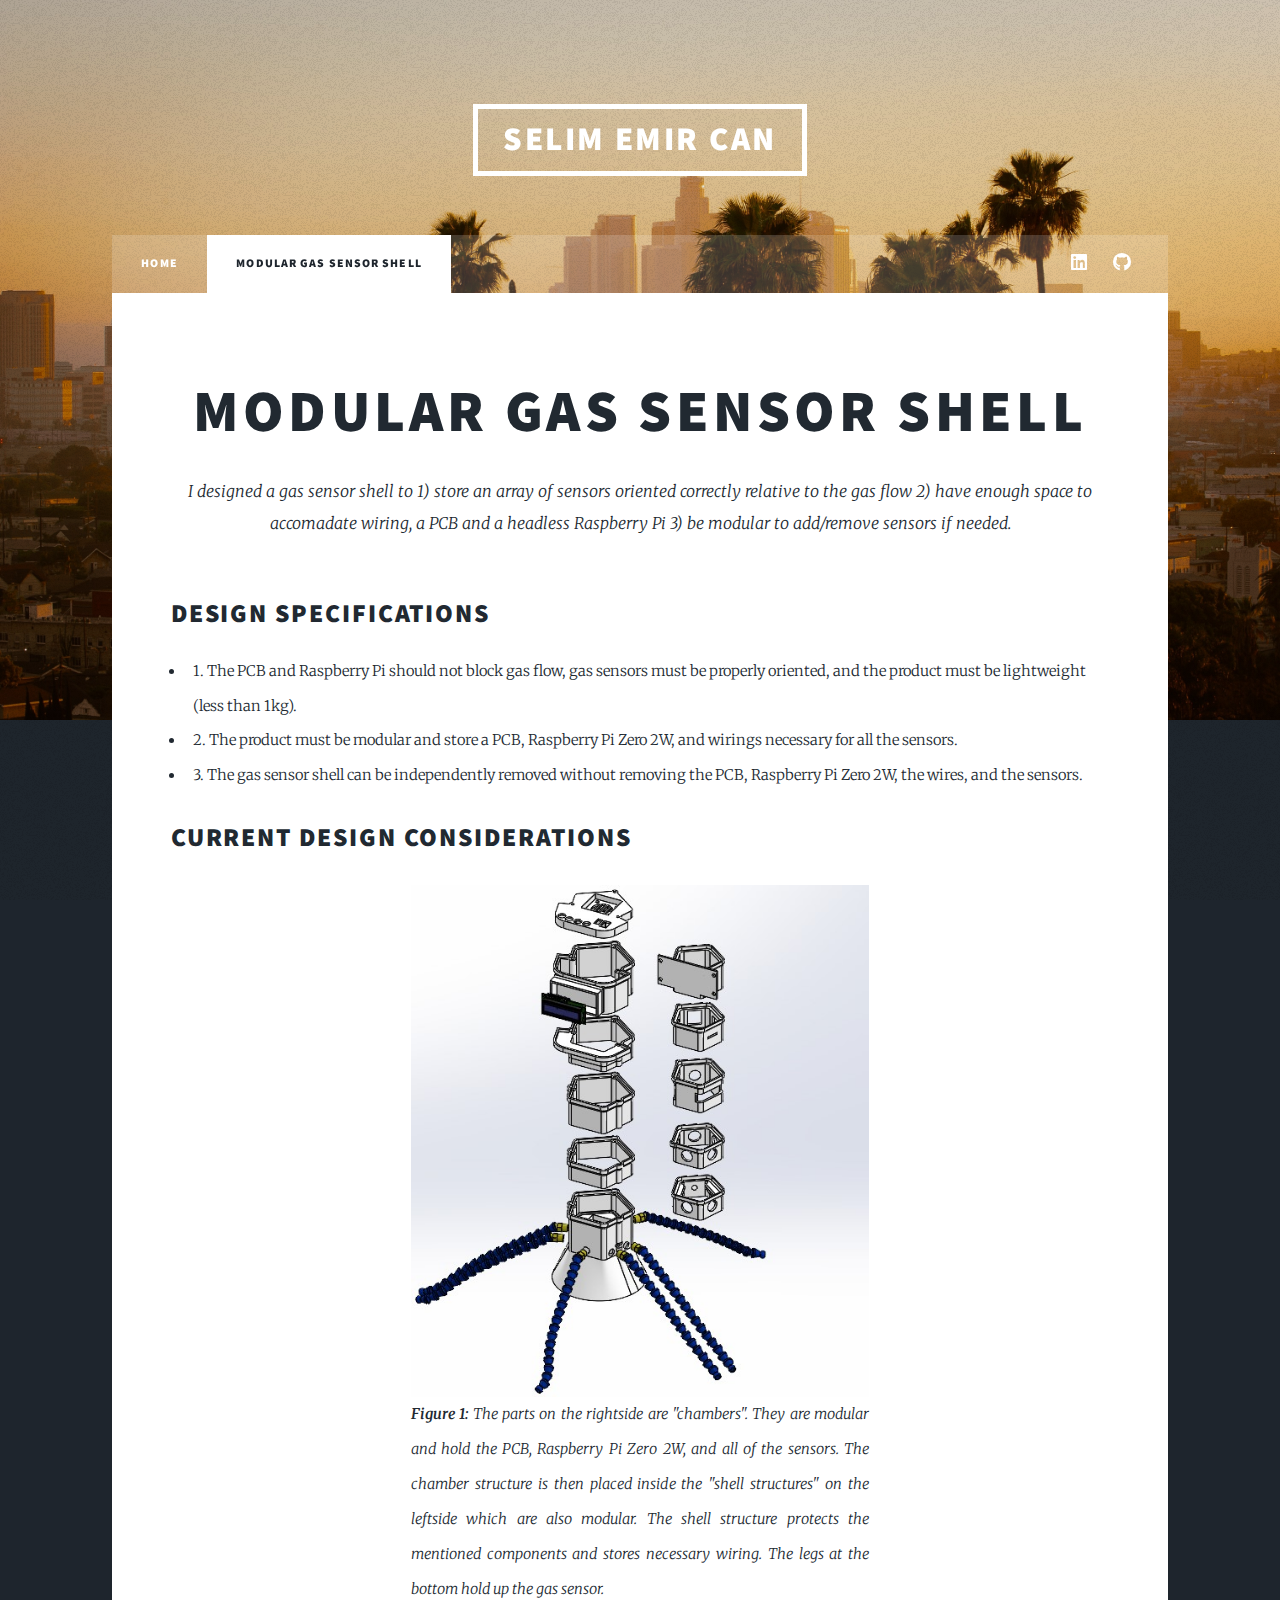
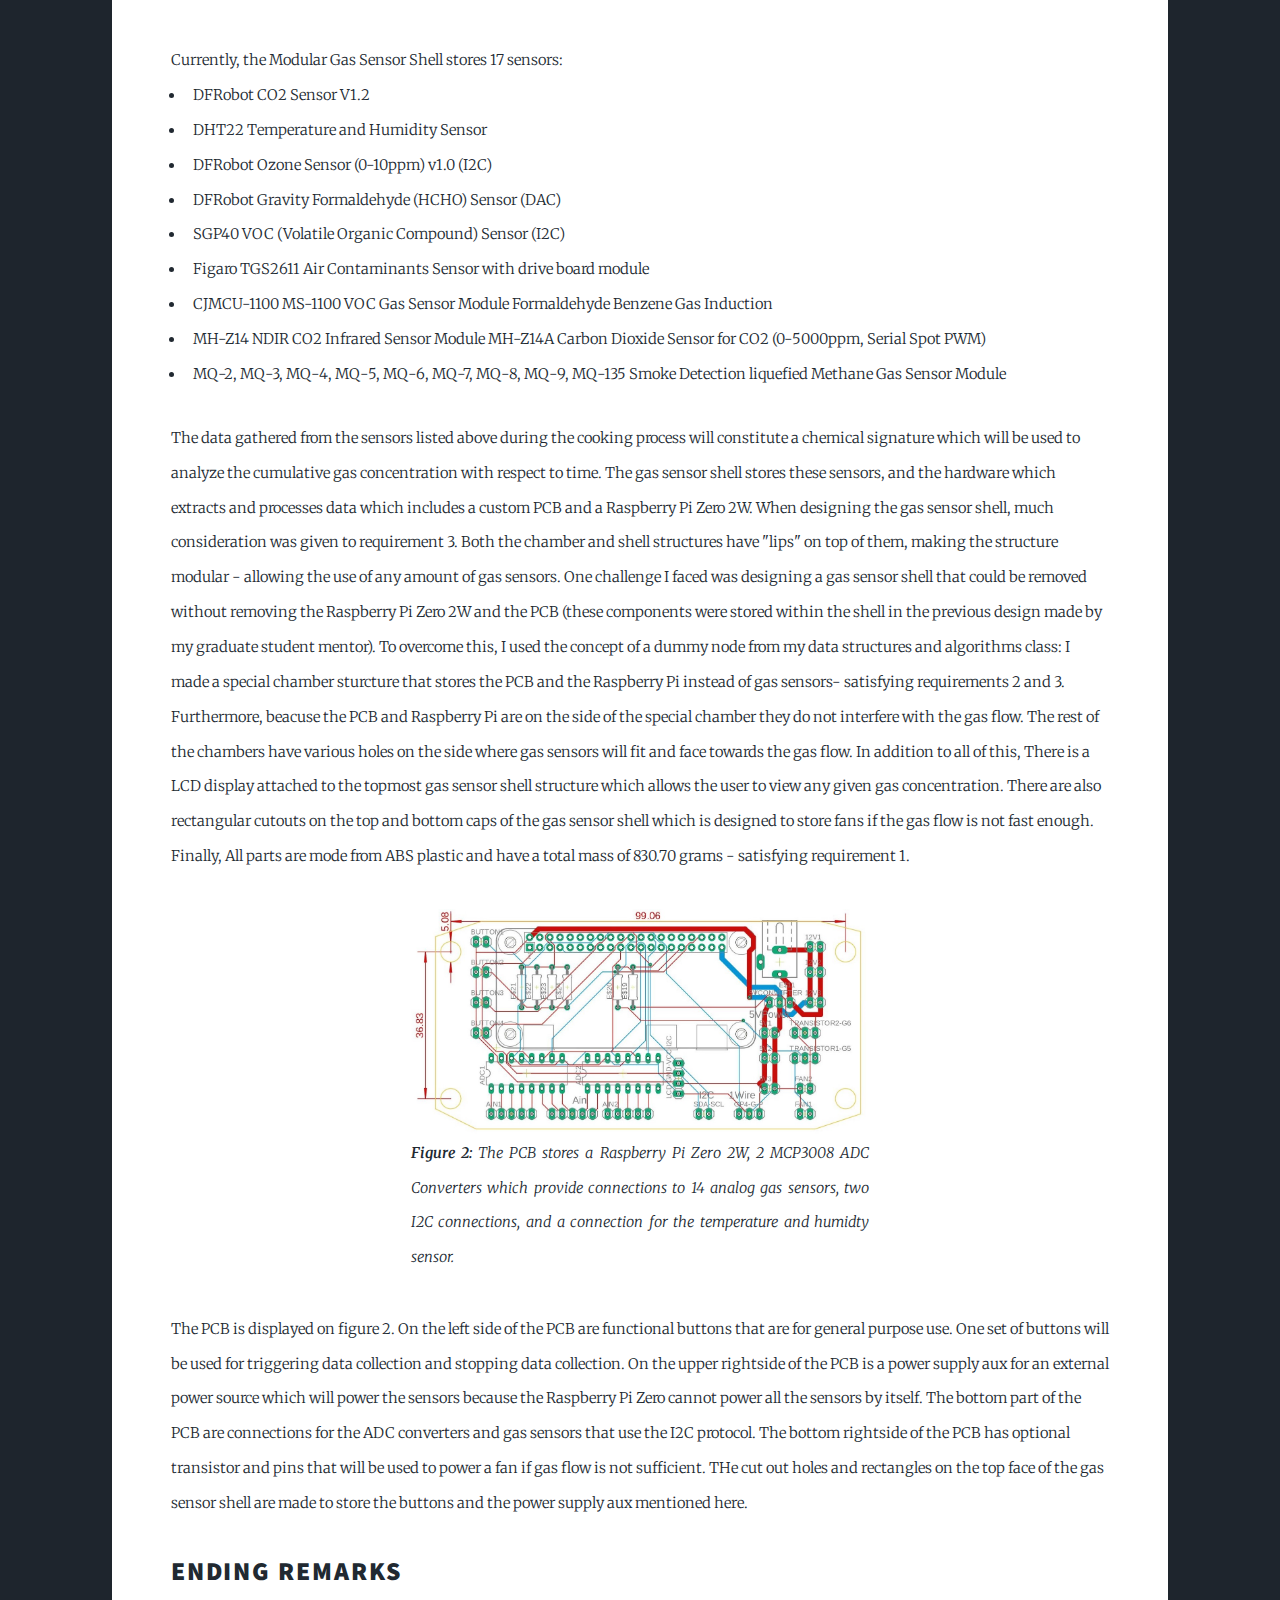
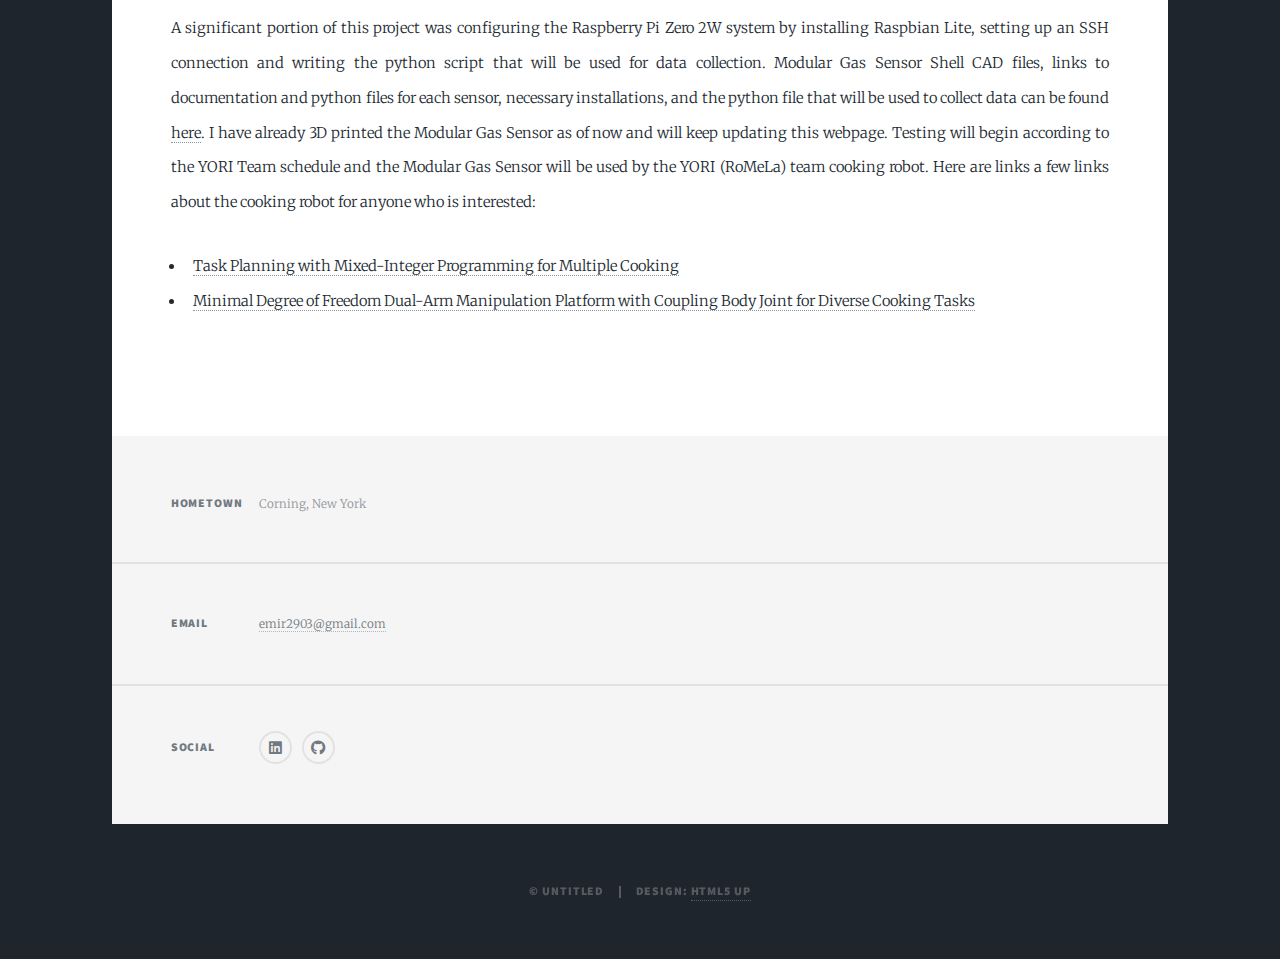
<file: GasSensor.html>
<!DOCTYPE HTML>
<!--
    Massively by HTML5 UP
    html5up.net | @ajlkn
    Free for personal and commercial use under the CCA 3.0 license (html5up.net/license)
-->
<html>
<head>
    <title>Modular Gas Sensor</title>
    <meta charset="utf-8" />
    <meta name="viewport" content="width=device-width, initial-scale=1, user-scalable=no" />
    <link rel="stylesheet" href="assets/css/main.css" />
    <noscript><link rel="stylesheet" href="assets/css/noscript.css" /></noscript>
</head>
<body class="is-preload">

    <!-- Wrapper -->
    <div id="wrapper">

        <!-- Header -->
        <header id="header">
            <a href="index.html" class="logo">Selim Emir Can</a>
        </header>

        <!-- Nav -->
        <nav id="nav">
            <ul class="links">
                <li><a href="index.html">Home</a></li>
                <li class="active"><a href="GasSensor.html">Modular Gas Sensor Shell</a></li>
            </ul>
            <ul class="icons">
                <li><a href="https://www.linkedin.com/in/selim-emir-can" class="icon brands fa-linkedin" target="_blank"><span class="label">LinkedIn</span></a></li>
                <li><a href="https://github.com/Selim-Emir-Can/" class="icon brands fa-github" target="_blank"><span class="label">GitHub</span></a></li>
            </ul>
        </nav>

        <!-- Main -->
        <div id="main">

            <!-- Post -->
            <section class="post">

                <header class="major">
                    <h1>Modular Gas Sensor Shell</h1>
                    <p>
                        I designed a gas sensor shell to 1) store an array of sensors oriented correctly relative to the gas flow 2) have enough space to
                        accomadate wiring, a PCB and a headless Raspberry Pi 3) be modular to add/remove sensors if needed.
                    </p>
                </header>

                <div class="image main">
                    <h2>Design Specifications</h2>
                    <ul>
                        <li> 1. The PCB and Raspberry Pi should not block gas flow, gas sensors must be properly oriented, and the product must be lightweight (less than 1kg).</li>
                        <li> 2. The product must be modular and store a PCB, Raspberry Pi Zero 2W, and wirings necessary for all the sensors.</li>
                        <li> 3. The gas sensor shell can be independently removed without removing the PCB, Raspberry Pi Zero 2W, the wires, and the sensors.</li>
                    </ul>

                    <h2>Current Design Considerations</h2>

                    <p>
                        <div class="row">
                            <div class="col-3"><span></span></div>
                            <div class="col-6">
                                <span class="image fit">
                                    <img src="images/EnoseExplode.jpg" alt="" />
                                    <p>
                                        <i>
                                            <b>Figure 1:</b> The parts on the rightside are "chambers". They are modular and hold the PCB, Raspberry Pi Zero 2W, and all of the sensors.
                                            The chamber structure is then placed inside the "shell structures" on the leftside which are also modular. The shell structure protects the mentioned components and stores necessary wiring.
                                            The legs at the bottom hold up the gas sensor.
                                        </i>
                                    </p>
                                </span>
                            </div>
                        </div>

                        Currently, the Modular Gas Sensor Shell stores 17 sensors:
                        <ul>
                            <li>DFRobot CO2 Sensor V1.2</li>
                            <li>DHT22 Temperature and Humidity Sensor</li>
                            <li>DFRobot Ozone Sensor (0-10ppm) v1.0 (I2C)</li>
                            <li>DFRobot Gravity Formaldehyde (HCHO) Sensor (DAC)</li>
                            <li>SGP40 VOC (Volatile Organic Compound) Sensor (I2C)</li>
                            <li>Figaro TGS2611 Air Contaminants Sensor with drive board module</li>
                            <li>CJMCU-1100 MS-1100 VOC Gas Sensor Module Formaldehyde Benzene Gas Induction</li>
                            <li>MH-Z14 NDIR CO2 Infrared Sensor Module MH-Z14A Carbon Dioxide Sensor for CO2 (0-5000ppm, Serial Spot PWM)</li>
                            <li>MQ-2, MQ-3, MQ-4, MQ-5, MQ-6, MQ-7, MQ-8, MQ-9, MQ-135 Smoke Detection liquefied Methane Gas Sensor Module</li>
                        </ul>
                        The data gathered from the sensors listed above during the cooking process will constitute a chemical signature which will be used to analyze the cumulative gas concentration
                        with respect to time. The gas sensor shell stores these sensors, and the hardware which extracts and processes data which includes a custom PCB and a Raspberry Pi Zero 2W.
                        When designing the gas sensor shell, much consideration was given to requirement 3. Both the chamber and shell structures have "lips" on top of them, making the structure
                        modular - allowing the use of any amount of gas sensors. One challenge I faced was designing a gas sensor shell that could be removed without removing the Raspberry Pi Zero 2W and the PCB
                        (these components were stored within the shell in the previous design made by my graduate student mentor). To overcome this, I used the concept of a dummy node from my data structures
                        and algorithms class: I made a special chamber sturcture that stores the PCB and the Raspberry Pi instead of gas sensors- satisfying requirements 2 and 3. Furthermore, beacuse the PCB and Raspberry Pi are on
                        the side of the special chamber they do not interfere with the gas flow. The rest of the chambers have various holes on the side where gas sensors will fit and face towards the gas flow.
                        In addition to all of this, There is a LCD display attached to the topmost gas sensor shell structure which allows the user to view any given gas concentration. There are also rectangular
                        cutouts on the top and bottom caps of the gas sensor shell which is designed to store fans if the gas flow is not fast enough. Finally, All parts are mode from ABS plastic and have a total mass of 830.70 grams - satisfying requirement 1.
                        <br /> <br />
                        <div class="row">
                            <div class="col-3"><span></span></div>
                            <div class="col-6">
                                <span class="image fit">
                                    <img src="images/GP.jpg" alt="" />
                                    <p>
                                        <i>
                                            <b>Figure 2:</b> The PCB stores a Raspberry Pi Zero 2W, 2 MCP3008 ADC Converters which provide connections to 14 analog gas sensors,
                                            two I2C connections, and a connection for the temperature and humidty sensor.
                                        </i>
                                    </p>
                                </span>
                            </div>
                        </div>

                        The PCB is displayed on figure 2. On the left side of the PCB  are functional buttons that are for general purpose use. One set of buttons will be used for triggering
                        data collection and stopping data collection. On the upper rightside of the PCB is a power supply aux for an external power source which will power the sensors because
                        the Raspberry Pi Zero cannot power all the sensors by itself. The bottom part of the PCB are connections for the ADC converters and gas sensors that use the I2C protocol.
                        The bottom rightside of the PCB has optional transistor and pins that will be used to power a fan if gas flow is not sufficient. THe cut out holes and rectangles on the
                        top face of the gas sensor shell are made to store the buttons and the power supply aux mentioned here.<br /> <br />

                        <h2>Ending Remarks</h2>
<p>
                        A significant portion of this project was configuring the Raspberry Pi Zero 2W system by installing Raspbian Lite, setting up an SSH connection and writing the python script
                        that will be used for data collection. Modular Gas Sensor Shell CAD files, links to documentation and python files for each sensor, necessary installations, and the python file
                        that will be used to collect data can be found <a href="https://github.com/Selim-Emir-Can/RoMeLa-YORI-Team-ModularGasSensor" target="_blank">here</a>. I have already 3D printed the
                        Modular Gas Sensor as of now and will keep updating this webpage. Testing will begin according to the YORI Team schedule and the Modular Gas Sensor will be used by the YORI (RoMeLa) team cooking
                        robot. Here are links a few links about the cooking robot for anyone who is interested:
                        <ul>
                            <li>
                                <a href="pdfs/Task Planning with Mixed-Integer Programming for Multiple Cooking.pdf" target="_blank">
                                    Task Planning with Mixed-Integer Programming
                                    for Multiple Cooking
                                </a>
                            </li>
                            <li>
                                <a href="pdfs/Minimal Degree of Freedom Dual-Arm Manipulation Platform with Coupling Body Joint for Diverse Cooking Tasks.pdf" target="_blank">
                                    Minimal
                                    Degree of Freedom Dual-Arm Manipulation Platform with Coupling Body Joint for Diverse Cooking Tasks
                                </a>
                            </li>
                        </ul>
                    </p>

                </div>
            </section>
        </div>
        <footer id="footer">
            <section class="split contact">
                <section class="alt">
                    <h3>Hometown</h3>
                    <p>Corning, New York</p>
                </section>
                <section>
                    <h3>Email</h3>
                    <p><a href="#">emir2903@gmail.com</a></p>
                </section>
                <section>
                    <h3>Social</h3>
                    <ul class="icons alt">
                        <li><a href="https://www.linkedin.com/in/selim-emir-can" class="icon brands fa-linkedin" target="_blank"><span class="label">Instagram</span></a></li>
                        <li><a href="https://github.com/Selim-Emir-Can/" class="icon brands fa-github" target="_blank"><span class="label">GitHub</span></a></li>
                    </ul>
                </section>
            </section>
        </footer>
        <!-- Copyright -->
        <div id="copyright">
            <ul><li>&copy; Untitled</li><li>Design: <a href="https://html5up.net">HTML5 UP</a></li></ul>
        </div>

    </div>

    <!-- Scripts -->
    <script src="assets/js/jquery.min.js"></script>
    <script src="assets/js/jquery.scrollex.min.js"></script>
    <script src="assets/js/jquery.scrolly.min.js"></script>
    <script src="assets/js/browser.min.js"></script>
    <script src="assets/js/breakpoints.min.js"></script>
    <script src="assets/js/util.js"></script>
    <script src="assets/js/main.js"></script>

</body>
</html>
</file>
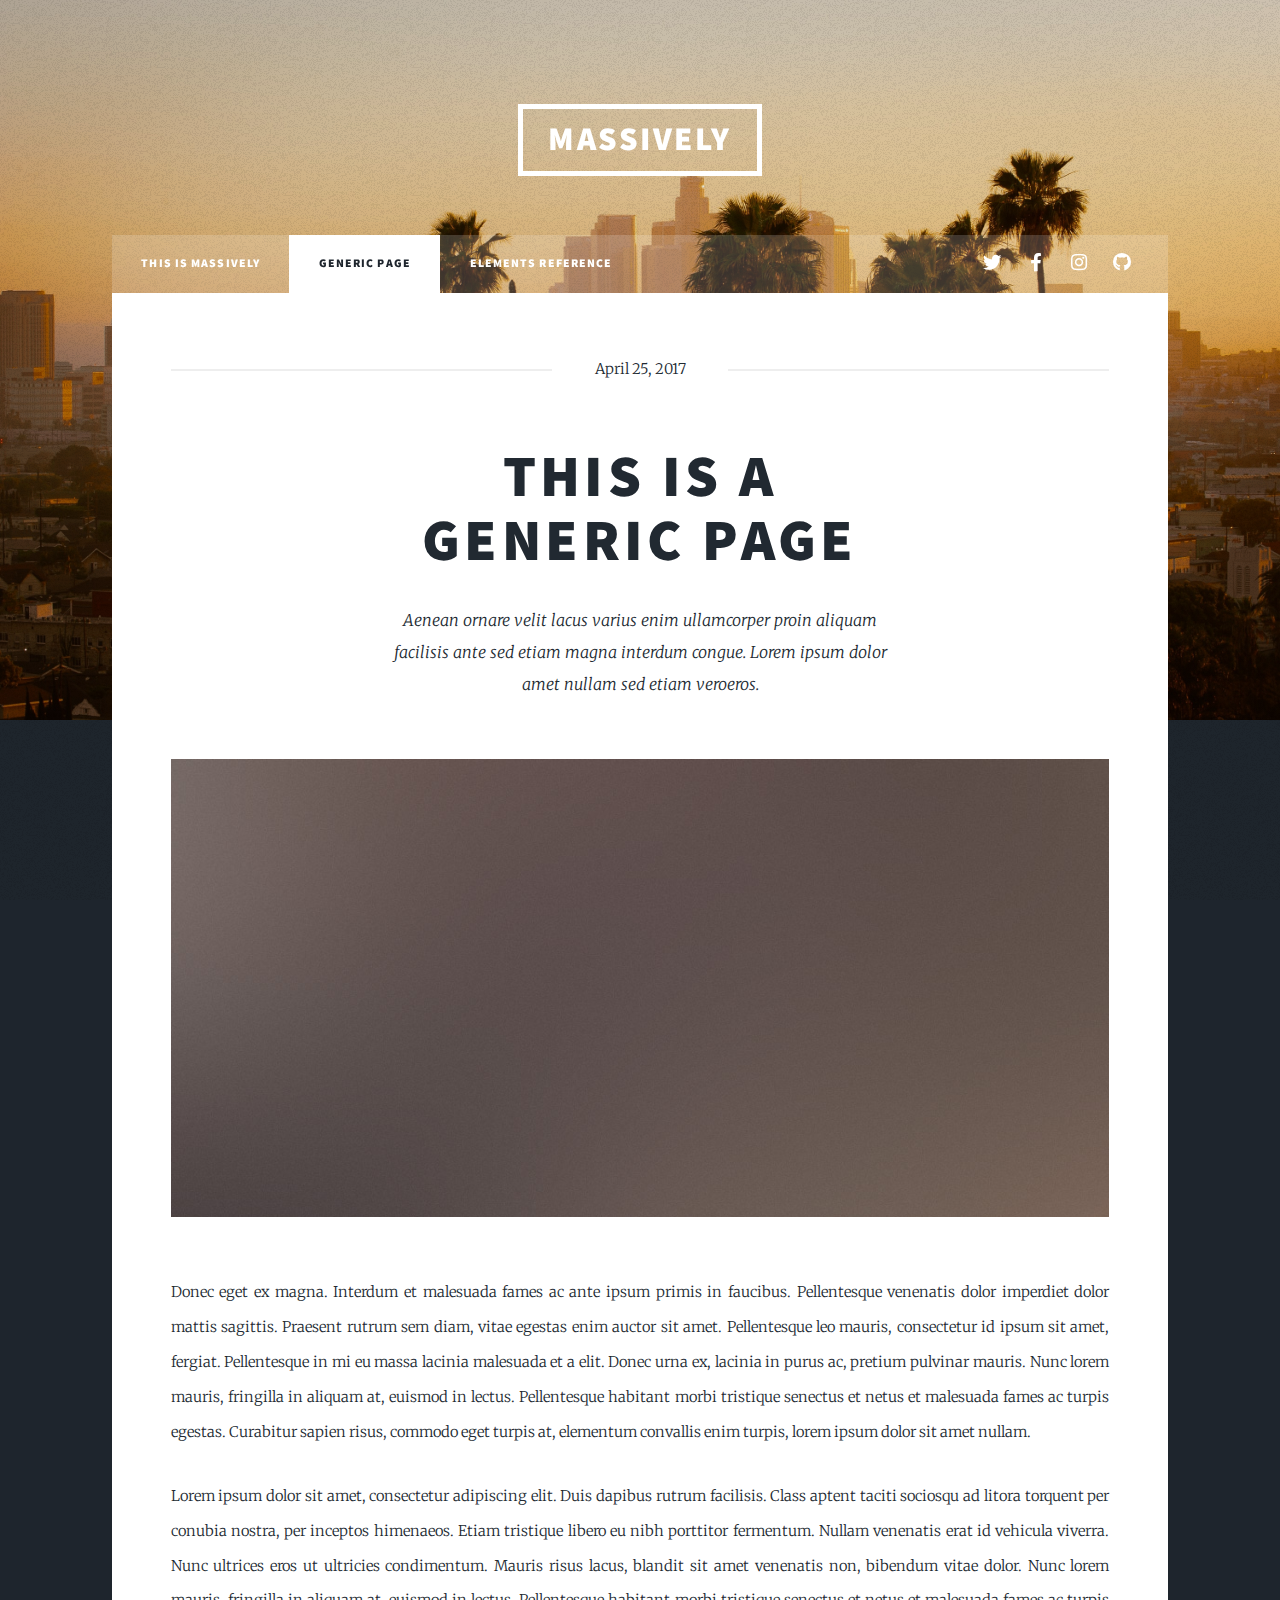
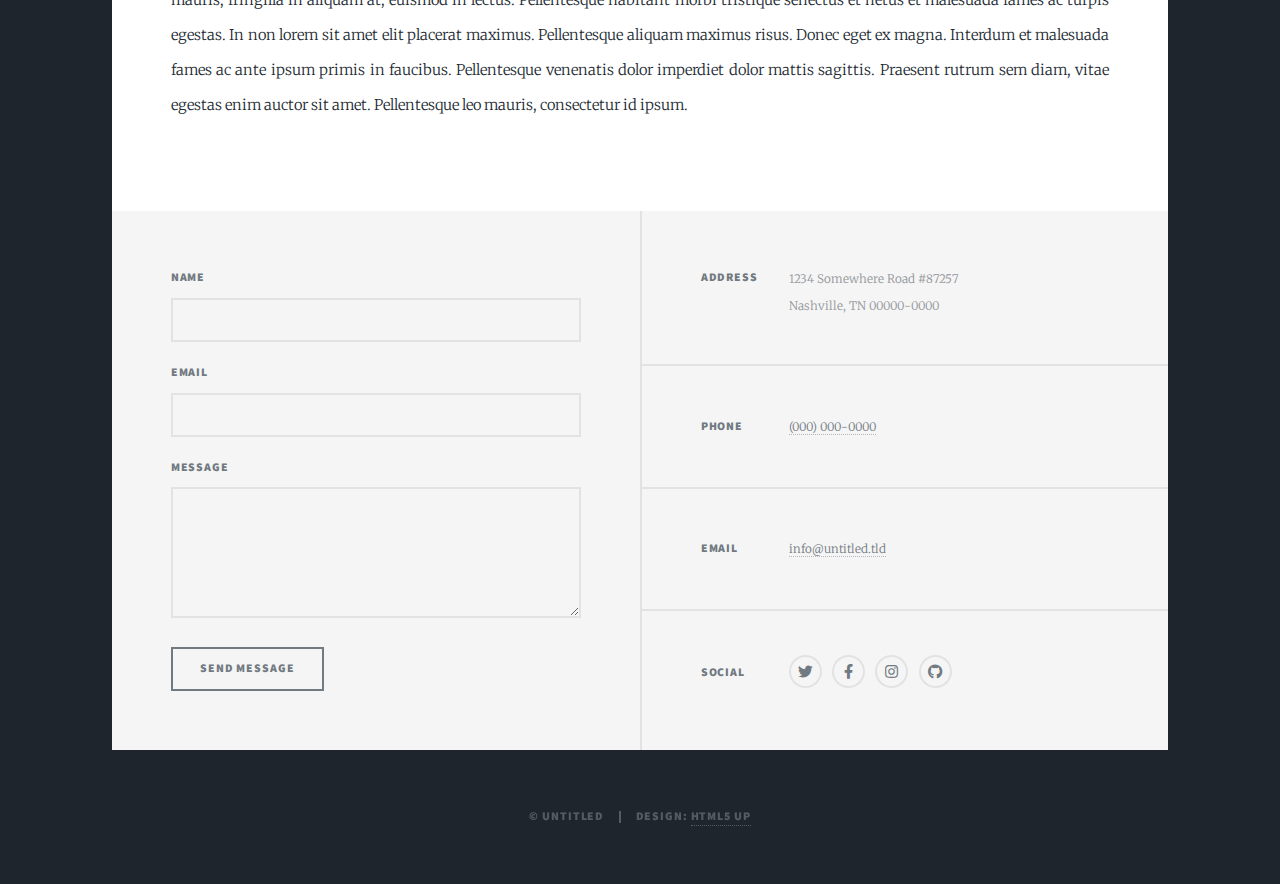
<file: generic.html>
<!DOCTYPE HTML>
<!--
	Massively by HTML5 UP
	html5up.net | @ajlkn
	Free for personal and commercial use under the CCA 3.0 license (html5up.net/license)
-->
<html>
	<head>
		<title>Generic Page - Massively by HTML5 UP</title>
		<meta charset="utf-8" />
		<meta name="viewport" content="width=device-width, initial-scale=1, user-scalable=no" />
		<link rel="stylesheet" href="assets/css/main.css" />
		<noscript><link rel="stylesheet" href="assets/css/noscript.css" /></noscript>
	</head>
	<body class="is-preload">

		<!-- Wrapper -->
			<div id="wrapper">

				<!-- Header -->
					<header id="header">
						<a href="index.html" class="logo">Massively</a>
					</header>

				<!-- Nav -->
					<nav id="nav">
						<ul class="links">
							<li><a href="index.html">This is Massively</a></li>
							<li class="active"><a href="generic.html">Generic Page</a></li>
							<li><a href="elements.html">Elements Reference</a></li>
						</ul>
						<ul class="icons">
							<li><a href="#" class="icon brands fa-twitter"><span class="label">Twitter</span></a></li>
							<li><a href="#" class="icon brands fa-facebook-f"><span class="label">Facebook</span></a></li>
							<li><a href="#" class="icon brands fa-instagram"><span class="label">Instagram</span></a></li>
							<li><a href="#" class="icon brands fa-github"><span class="label">GitHub</span></a></li>
						</ul>
					</nav>

				<!-- Main -->
					<div id="main">

						<!-- Post -->
							<section class="post">
								<header class="major">
									<span class="date">April 25, 2017</span>
									<h1>This is a<br />
									Generic Page</h1>
									<p>Aenean ornare velit lacus varius enim ullamcorper proin aliquam<br />
									facilisis ante sed etiam magna interdum congue. Lorem ipsum dolor<br />
									amet nullam sed etiam veroeros.</p>
								</header>
								<div class="image main"><img src="images/pic01.jpg" alt="" /></div>
								<p>Donec eget ex magna. Interdum et malesuada fames ac ante ipsum primis in faucibus. Pellentesque venenatis dolor imperdiet dolor mattis sagittis. Praesent rutrum sem diam, vitae egestas enim auctor sit amet. Pellentesque leo mauris, consectetur id ipsum sit amet, fergiat. Pellentesque in mi eu massa lacinia malesuada et a elit. Donec urna ex, lacinia in purus ac, pretium pulvinar mauris. Nunc lorem mauris, fringilla in aliquam at, euismod in lectus. Pellentesque habitant morbi tristique senectus et netus et malesuada fames ac turpis egestas. Curabitur sapien risus, commodo eget turpis at, elementum convallis enim turpis, lorem ipsum dolor sit amet nullam.</p>
								<p>Lorem ipsum dolor sit amet, consectetur adipiscing elit. Duis dapibus rutrum facilisis. Class aptent taciti sociosqu ad litora torquent per conubia nostra, per inceptos himenaeos. Etiam tristique libero eu nibh porttitor fermentum. Nullam venenatis erat id vehicula viverra. Nunc ultrices eros ut ultricies condimentum. Mauris risus lacus, blandit sit amet venenatis non, bibendum vitae dolor. Nunc lorem mauris, fringilla in aliquam at, euismod in lectus. Pellentesque habitant morbi tristique senectus et netus et malesuada fames ac turpis egestas. In non lorem sit amet elit placerat maximus. Pellentesque aliquam maximus risus. Donec eget ex magna. Interdum et malesuada fames ac ante ipsum primis in faucibus. Pellentesque venenatis dolor imperdiet dolor mattis sagittis. Praesent rutrum sem diam, vitae egestas enim auctor sit amet. Pellentesque leo mauris, consectetur id ipsum.</p>
							</section>

					</div>

				<!-- Footer -->
					<footer id="footer">
						<section>
							<form method="post" action="#">
								<div class="fields">
									<div class="field">
										<label for="name">Name</label>
										<input type="text" name="name" id="name" />
									</div>
									<div class="field">
										<label for="email">Email</label>
										<input type="text" name="email" id="email" />
									</div>
									<div class="field">
										<label for="message">Message</label>
										<textarea name="message" id="message" rows="3"></textarea>
									</div>
								</div>
								<ul class="actions">
									<li><input type="submit" value="Send Message" /></li>
								</ul>
							</form>
						</section>
						<section class="split contact">
							<section class="alt">
								<h3>Address</h3>
								<p>1234 Somewhere Road #87257<br />
								Nashville, TN 00000-0000</p>
							</section>
							<section>
								<h3>Phone</h3>
								<p><a href="#">(000) 000-0000</a></p>
							</section>
							<section>
								<h3>Email</h3>
								<p><a href="#">info@untitled.tld</a></p>
							</section>
							<section>
								<h3>Social</h3>
								<ul class="icons alt">
									<li><a href="#" class="icon brands alt fa-twitter"><span class="label">Twitter</span></a></li>
									<li><a href="#" class="icon brands alt fa-facebook-f"><span class="label">Facebook</span></a></li>
									<li><a href="#" class="icon brands alt fa-instagram"><span class="label">Instagram</span></a></li>
									<li><a href="#" class="icon brands alt fa-github"><span class="label">GitHub</span></a></li>
								</ul>
							</section>
						</section>
					</footer>

				<!-- Copyright -->
					<div id="copyright">
						<ul><li>&copy; Untitled</li><li>Design: <a href="https://html5up.net">HTML5 UP</a></li></ul>
					</div>

			</div>

		<!-- Scripts -->
			<script src="assets/js/jquery.min.js"></script>
			<script src="assets/js/jquery.scrollex.min.js"></script>
			<script src="assets/js/jquery.scrolly.min.js"></script>
			<script src="assets/js/browser.min.js"></script>
			<script src="assets/js/breakpoints.min.js"></script>
			<script src="assets/js/util.js"></script>
			<script src="assets/js/main.js"></script>

	</body>
</html>
</file>
<file: assets/css/main.css>
@import url(fontawesome-all.min.css);
@import url("https://fonts.googleapis.com/css?family=Merriweather:300,700,300italic,700italic|Source+Sans+Pro:900");

/*
	Massively by HTML5 UP
	html5up.net | @ajlkn
	Free for personal and commercial use under the CCA 3.0 license (html5up.net/license)
*/

html, body, div, span, applet, object,
iframe, h1, h2, h3, h4, h5, h6, p, blockquote,
pre, a, abbr, acronym, address, big, cite,
code, del, dfn, em, img, ins, kbd, q, s, samp,
small, strike, strong, sub, sup, tt, var, b,
u, i, center, dl, dt, dd, ol, ul, li, fieldset,
form, label, legend, table, caption, tbody,
tfoot, thead, tr, th, td, article, aside,
canvas, details, embed, figure, figcaption,
footer, header, hgroup, menu, nav, output, ruby,
section, summary, time, mark, audio, video {
	margin: 0;
	padding: 0;
	border: 0;
	font-size: 100%;
	font: inherit;
	vertical-align: baseline;}

article, aside, details, figcaption, figure,
footer, header, hgroup, menu, nav, section {
	display: block;}

body {
	line-height: 1;
}

ol, ul {
	list-style: none;
}

blockquote, q {
	quotes: none;
}

	blockquote:before, blockquote:after, q:before, q:after {
		content: '';
		content: none;
	}

table {
	border-collapse: collapse;
	border-spacing: 0;
}

body {
	-webkit-text-size-adjust: none;
}

mark {
	background-color: transparent;
	color: inherit;
}

input::-moz-focus-inner {
	border: 0;
	padding: 0;
}

input, select, textarea {
	-moz-appearance: none;
	-webkit-appearance: none;
	-ms-appearance: none;
	appearance: none;
}

/* Basic */

	@-ms-viewport {
		width: device-width;
	}

	body {
		-ms-overflow-style: scrollbar;
	}

	@media screen and (max-width: 480px) {

		html, body {
			min-width: 320px;
		}

	}

	html {
		box-sizing: border-box;
	}

	*, *:before, *:after {
		box-sizing: inherit;
	}

	body {
		background-color: #1e252d;
	}

		body.is-preload *, body.is-preload *:before, body.is-preload *:after {
			-moz-animation: none !important;
			-webkit-animation: none !important;
			-ms-animation: none !important;
			animation: none !important;
			-moz-transition: none !important;
			-webkit-transition: none !important;
			-ms-transition: none !important;
			transition: none !important;
		}

/* Type */

	html {
		font-size: 16pt;
	}

		@media screen and (max-width: 1680px) {

			html {
				font-size: 12pt;
			}

		}

		@media screen and (max-width: 1280px) {

			html {
				font-size: 11pt;
			}

		}

		@media screen and (max-width: 360px) {

			html {
				font-size: 10pt;
			}

		}

	body {
		color: #212931;
	}

	body, input, select, textarea {
		font-family: "Merriweather", Georgia, serif;
		font-weight: 300;
		font-size: 1rem;
		line-height: 2.375;
	}

	a {
		-moz-transition: color 0.2s ease-in-out, background-color 0.2s ease-in-out, border-color 0.2s ease-in-out, box-shadow 0.2s ease-in-out;
		-webkit-transition: color 0.2s ease-in-out, background-color 0.2s ease-in-out, border-color 0.2s ease-in-out, box-shadow 0.2s ease-in-out;
		-ms-transition: color 0.2s ease-in-out, background-color 0.2s ease-in-out, border-color 0.2s ease-in-out, box-shadow 0.2s ease-in-out;
		transition: color 0.2s ease-in-out, background-color 0.2s ease-in-out, border-color 0.2s ease-in-out, box-shadow 0.2s ease-in-out;
		border-bottom: dotted 1px;
		text-decoration: none;
	}

		a:hover {
			border-bottom-color: transparent;
		}

	strong, b {
		font-weight: 600;
	}

	em, i {
		font-style: italic;
	}

	p {
		text-align: justify;
		margin: 0 0 2rem 0;
	}

	h1, h2, h3, h4, h5, h6 {
		font-family: "Source Sans Pro", Helvetica, sans-serif;
		font-weight: 900;
		line-height: 1.5;
		letter-spacing: 0.075em;
		text-transform: uppercase;
		margin: 0 0 1rem 0;
	}

		h1 a, h2 a, h3 a, h4 a, h5 a, h6 a {
			border-bottom: 0;
			color: inherit;
			text-decoration: none;
		}

	h1 {
		font-size: 4rem;
		line-height: 1.1;
		margin: 0 0 2rem 0;
	}

	h2 {
		font-size: 1.75rem;
		line-height: 1.3;
		margin: 0 0 1.5rem 0;
	}

	h3 {
		font-size: 1.25rem;
		margin: 0 0 1.5rem 0;
	}

	h4 {
		font-size: 1rem;
	}

	h5 {
		font-size: 0.9rem;
	}

	h6 {
		font-size: 0.8rem;
	}

	sub {
		font-size: 0.8rem;
		position: relative;
		top: 0.5rem;
	}

	sup {
		font-size: 0.8rem;
		position: relative;
		top: -0.5rem;
	}

	blockquote {
		border-left: solid 4px;
		font-style: italic;
		margin: 0 0 2rem 0;
		padding: 0.5rem 0 0.5rem 2rem;
	}

	code {
		border: solid 2px;
		font-family: "Courier New", monospace;
		font-size: 0.9rem;
		margin: 0 0.25rem;
		padding: 0.25rem 0.65rem;
	}

	pre {
		-webkit-overflow-scrolling: touch;
		font-family: "Courier New", monospace;
		font-size: 0.9rem;
		margin: 0 0 2rem 0;
	}

		pre code {
			display: block;
			line-height: 1.75;
			padding: 1rem 1.5rem;
			overflow-x: auto;
		}

	hr {
		border: 0;
		border-bottom: solid 2px;
		margin: 3rem 0;
	}

		hr.major {
			margin: 5rem 0;
		}

	.align-left {
		text-align: left;
	}

	.align-center {
		text-align: center;
	}

	.align-right {
		text-align: right;
	}

	input, select, textarea {
		color: #212931;
	}

	a {
		color: #212931;
		border-bottom-color: rgba(33, 41, 49, 0.5);
	}

		a:hover {
			border-bottom-color: transparent;
			color: #18bfef !important;
		}

	strong, b {
		color: #212931;
	}

	h1, h2, h3, h4, h5, h6 {
		color: #212931;
	}

	blockquote {
		border-left-color: #eeeeee;
	}

	code {
		background: rgba(220, 220, 220, 0.25);
		border-color: #eeeeee;
	}

	hr {
		border-bottom-color: #eeeeee;
	}

/* Row */

	.row {
		display: flex;
		flex-wrap: wrap;
		box-sizing: border-box;
		align-items: stretch;
	}

		.row > * {
			box-sizing: border-box;
		}

		.row.gtr-uniform > * > :last-child {
			margin-bottom: 0;
		}

		.row.aln-left {
			justify-content: flex-start;
		}

		.row.aln-center {
			justify-content: center;
		}

		.row.aln-right {
			justify-content: flex-end;
		}

		.row.aln-top {
			align-items: flex-start;
		}

		.row.aln-middle {
			align-items: center;
		}

		.row.aln-bottom {
			align-items: flex-end;
		}

		.row > .imp {
			order: -1;
		}

		.row > .col-1 {
			width: 8.33333%;
		}

		.row > .off-1 {
			margin-left: 8.33333%;
		}

		.row > .col-2 {
			width: 16.66667%;
		}

		.row > .off-2 {
			margin-left: 16.66667%;
		}

		.row > .col-3 {
			width: 25%;
		}

		.row > .off-3 {
			margin-left: 25%;
		}

		.row > .col-4 {
			width: 33.33333%;
		}

		.row > .off-4 {
			margin-left: 33.33333%;
		}

		.row > .col-5 {
			width: 41.66667%;
		}

		.row > .off-5 {
			margin-left: 41.66667%;
		}

		.row > .col-6 {
			width: 50%;
		}

		.row > .off-6 {
			margin-left: 50%;
		}

		.row > .col-7 {
			width: 58.33333%;
		}

		.row > .off-7 {
			margin-left: 58.33333%;
		}

		.row > .col-8 {
			width: 66.66667%;
		}

		.row > .off-8 {
			margin-left: 66.66667%;
		}

		.row > .col-9 {
			width: 75%;
		}

		.row > .off-9 {
			margin-left: 75%;
		}

		.row > .col-10 {
			width: 83.33333%;
		}

		.row > .off-10 {
			margin-left: 83.33333%;
		}

		.row > .col-11 {
			width: 91.66667%;
		}

		.row > .off-11 {
			margin-left: 91.66667%;
		}

		.row > .col-12 {
			width: 100%;
		}

		.row > .off-12 {
			margin-left: 100%;
		}

		.row.gtr-0 {
			margin-top: 0;
			margin-left: 0rem;
		}

			.row.gtr-0 > * {
				padding: 0 0 0 0rem;
			}

			.row.gtr-0.gtr-uniform {
				margin-top: 0rem;
			}

				.row.gtr-0.gtr-uniform > * {
					padding-top: 0rem;
				}

		.row.gtr-25 {
			margin-top: 0;
			margin-left: -0.375rem;
		}

			.row.gtr-25 > * {
				padding: 0 0 0 0.375rem;
			}

			.row.gtr-25.gtr-uniform {
				margin-top: -0.375rem;
			}

				.row.gtr-25.gtr-uniform > * {
					padding-top: 0.375rem;
				}

		.row.gtr-50 {
			margin-top: 0;
			margin-left: -0.75rem;
		}

			.row.gtr-50 > * {
				padding: 0 0 0 0.75rem;
			}

			.row.gtr-50.gtr-uniform {
				margin-top: -0.75rem;
			}

				.row.gtr-50.gtr-uniform > * {
					padding-top: 0.75rem;
				}

		.row {
			margin-top: 0;
			margin-left: -1.5rem;
		}

			.row > * {
				padding: 0 0 0 1.5rem;
			}

			.row.gtr-uniform {
				margin-top: -1.5rem;
			}

				.row.gtr-uniform > * {
					padding-top: 1.5rem;
				}

		.row.gtr-150 {
			margin-top: 0;
			margin-left: -2.25rem;
		}

			.row.gtr-150 > * {
				padding: 0 0 0 2.25rem;
			}

			.row.gtr-150.gtr-uniform {
				margin-top: -2.25rem;
			}

				.row.gtr-150.gtr-uniform > * {
					padding-top: 2.25rem;
				}

		.row.gtr-200 {
			margin-top: 0;
			margin-left: -3rem;
		}

			.row.gtr-200 > * {
				padding: 0 0 0 3rem;
			}

			.row.gtr-200.gtr-uniform {
				margin-top: -3rem;
			}

				.row.gtr-200.gtr-uniform > * {
					padding-top: 3rem;
				}

		@media screen and (max-width: 1680px) {

			.row {
				display: flex;
				flex-wrap: wrap;
				box-sizing: border-box;
				align-items: stretch;
			}

				.row > * {
					box-sizing: border-box;
				}

				.row.gtr-uniform > * > :last-child {
					margin-bottom: 0;
				}

				.row.aln-left {
					justify-content: flex-start;
				}

				.row.aln-center {
					justify-content: center;
				}

				.row.aln-right {
					justify-content: flex-end;
				}

				.row.aln-top {
					align-items: flex-start;
				}

				.row.aln-middle {
					align-items: center;
				}

				.row.aln-bottom {
					align-items: flex-end;
				}

				.row > .imp-xlarge {
					order: -1;
				}

				.row > .col-1-xlarge {
					width: 8.33333%;
				}

				.row > .off-1-xlarge {
					margin-left: 8.33333%;
				}

				.row > .col-2-xlarge {
					width: 16.66667%;
				}

				.row > .off-2-xlarge {
					margin-left: 16.66667%;
				}

				.row > .col-3-xlarge {
					width: 25%;
				}

				.row > .off-3-xlarge {
					margin-left: 25%;
				}

				.row > .col-4-xlarge {
					width: 33.33333%;
				}

				.row > .off-4-xlarge {
					margin-left: 33.33333%;
				}

				.row > .col-5-xlarge {
					width: 41.66667%;
				}

				.row > .off-5-xlarge {
					margin-left: 41.66667%;
				}

				.row > .col-6-xlarge {
					width: 50%;
				}

				.row > .off-6-xlarge {
					margin-left: 50%;
				}

				.row > .col-7-xlarge {
					width: 58.33333%;
				}

				.row > .off-7-xlarge {
					margin-left: 58.33333%;
				}

				.row > .col-8-xlarge {
					width: 66.66667%;
				}

				.row > .off-8-xlarge {
					margin-left: 66.66667%;
				}

				.row > .col-9-xlarge {
					width: 75%;
				}

				.row > .off-9-xlarge {
					margin-left: 75%;
				}

				.row > .col-10-xlarge {
					width: 83.33333%;
				}

				.row > .off-10-xlarge {
					margin-left: 83.33333%;
				}

				.row > .col-11-xlarge {
					width: 91.66667%;
				}

				.row > .off-11-xlarge {
					margin-left: 91.66667%;
				}

				.row > .col-12-xlarge {
					width: 100%;
				}

				.row > .off-12-xlarge {
					margin-left: 100%;
				}

				.row.gtr-0 {
					margin-top: 0;
					margin-left: 0rem;
				}

					.row.gtr-0 > * {
						padding: 0 0 0 0rem;
					}

					.row.gtr-0.gtr-uniform {
						margin-top: 0rem;
					}

						.row.gtr-0.gtr-uniform > * {
							padding-top: 0rem;
						}

				.row.gtr-25 {
					margin-top: 0;
					margin-left: -0.375rem;
				}

					.row.gtr-25 > * {
						padding: 0 0 0 0.375rem;
					}

					.row.gtr-25.gtr-uniform {
						margin-top: -0.375rem;
					}

						.row.gtr-25.gtr-uniform > * {
							padding-top: 0.375rem;
						}

				.row.gtr-50 {
					margin-top: 0;
					margin-left: -0.75rem;
				}

					.row.gtr-50 > * {
						padding: 0 0 0 0.75rem;
					}

					.row.gtr-50.gtr-uniform {
						margin-top: -0.75rem;
					}

						.row.gtr-50.gtr-uniform > * {
							padding-top: 0.75rem;
						}

				.row {
					margin-top: 0;
					margin-left: -1.5rem;
				}

					.row > * {
						padding: 0 0 0 1.5rem;
					}

					.row.gtr-uniform {
						margin-top: -1.5rem;
					}

						.row.gtr-uniform > * {
							padding-top: 1.5rem;
						}

				.row.gtr-150 {
					margin-top: 0;
					margin-left: -2.25rem;
				}

					.row.gtr-150 > * {
						padding: 0 0 0 2.25rem;
					}

					.row.gtr-150.gtr-uniform {
						margin-top: -2.25rem;
					}

						.row.gtr-150.gtr-uniform > * {
							padding-top: 2.25rem;
						}

				.row.gtr-200 {
					margin-top: 0;
					margin-left: -3rem;
				}

					.row.gtr-200 > * {
						padding: 0 0 0 3rem;
					}

					.row.gtr-200.gtr-uniform {
						margin-top: -3rem;
					}

						.row.gtr-200.gtr-uniform > * {
							padding-top: 3rem;
						}

		}

		@media screen and (max-width: 1280px) {

			.row {
				display: flex;
				flex-wrap: wrap;
				box-sizing: border-box;
				align-items: stretch;
			}

				.row > * {
					box-sizing: border-box;
				}

				.row.gtr-uniform > * > :last-child {
					margin-bottom: 0;
				}

				.row.aln-left {
					justify-content: flex-start;
				}

				.row.aln-center {
					justify-content: center;
				}

				.row.aln-right {
					justify-content: flex-end;
				}

				.row.aln-top {
					align-items: flex-start;
				}

				.row.aln-middle {
					align-items: center;
				}

				.row.aln-bottom {
					align-items: flex-end;
				}

				.row > .imp-large {
					order: -1;
				}

				.row > .col-1-large {
					width: 8.33333%;
				}

				.row > .off-1-large {
					margin-left: 8.33333%;
				}

				.row > .col-2-large {
					width: 16.66667%;
				}

				.row > .off-2-large {
					margin-left: 16.66667%;
				}

				.row > .col-3-large {
					width: 25%;
				}

				.row > .off-3-large {
					margin-left: 25%;
				}

				.row > .col-4-large {
					width: 33.33333%;
				}

				.row > .off-4-large {
					margin-left: 33.33333%;
				}

				.row > .col-5-large {
					width: 41.66667%;
				}

				.row > .off-5-large {
					margin-left: 41.66667%;
				}

				.row > .col-6-large {
					width: 50%;
				}

				.row > .off-6-large {
					margin-left: 50%;
				}

				.row > .col-7-large {
					width: 58.33333%;
				}

				.row > .off-7-large {
					margin-left: 58.33333%;
				}

				.row > .col-8-large {
					width: 66.66667%;
				}

				.row > .off-8-large {
					margin-left: 66.66667%;
				}

				.row > .col-9-large {
					width: 75%;
				}

				.row > .off-9-large {
					margin-left: 75%;
				}

				.row > .col-10-large {
					width: 83.33333%;
				}

				.row > .off-10-large {
					margin-left: 83.33333%;
				}

				.row > .col-11-large {
					width: 91.66667%;
				}

				.row > .off-11-large {
					margin-left: 91.66667%;
				}

				.row > .col-12-large {
					width: 100%;
				}

				.row > .off-12-large {
					margin-left: 100%;
				}

				.row.gtr-0 {
					margin-top: 0;
					margin-left: 0rem;
				}

					.row.gtr-0 > * {
						padding: 0 0 0 0rem;
					}

					.row.gtr-0.gtr-uniform {
						margin-top: 0rem;
					}

						.row.gtr-0.gtr-uniform > * {
							padding-top: 0rem;
						}

				.row.gtr-25 {
					margin-top: 0;
					margin-left: -0.375rem;
				}

					.row.gtr-25 > * {
						padding: 0 0 0 0.375rem;
					}

					.row.gtr-25.gtr-uniform {
						margin-top: -0.375rem;
					}

						.row.gtr-25.gtr-uniform > * {
							padding-top: 0.375rem;
						}

				.row.gtr-50 {
					margin-top: 0;
					margin-left: -0.75rem;
				}

					.row.gtr-50 > * {
						padding: 0 0 0 0.75rem;
					}

					.row.gtr-50.gtr-uniform {
						margin-top: -0.75rem;
					}

						.row.gtr-50.gtr-uniform > * {
							padding-top: 0.75rem;
						}

				.row {
					margin-top: 0;
					margin-left: -1.5rem;
				}

					.row > * {
						padding: 0 0 0 1.5rem;
					}

					.row.gtr-uniform {
						margin-top: -1.5rem;
					}

						.row.gtr-uniform > * {
							padding-top: 1.5rem;
						}

				.row.gtr-150 {
					margin-top: 0;
					margin-left: -2.25rem;
				}

					.row.gtr-150 > * {
						padding: 0 0 0 2.25rem;
					}

					.row.gtr-150.gtr-uniform {
						margin-top: -2.25rem;
					}

						.row.gtr-150.gtr-uniform > * {
							padding-top: 2.25rem;
						}

				.row.gtr-200 {
					margin-top: 0;
					margin-left: -3rem;
				}

					.row.gtr-200 > * {
						padding: 0 0 0 3rem;
					}

					.row.gtr-200.gtr-uniform {
						margin-top: -3rem;
					}

						.row.gtr-200.gtr-uniform > * {
							padding-top: 3rem;
						}

		}

		@media screen and (max-width: 980px) {

			.row {
				display: flex;
				flex-wrap: wrap;
				box-sizing: border-box;
				align-items: stretch;
			}

				.row > * {
					box-sizing: border-box;
				}

				.row.gtr-uniform > * > :last-child {
					margin-bottom: 0;
				}

				.row.aln-left {
					justify-content: flex-start;
				}

				.row.aln-center {
					justify-content: center;
				}

				.row.aln-right {
					justify-content: flex-end;
				}

				.row.aln-top {
					align-items: flex-start;
				}

				.row.aln-middle {
					align-items: center;
				}

				.row.aln-bottom {
					align-items: flex-end;
				}

				.row > .imp-medium {
					order: -1;
				}

				.row > .col-1-medium {
					width: 8.33333%;
				}

				.row > .off-1-medium {
					margin-left: 8.33333%;
				}

				.row > .col-2-medium {
					width: 16.66667%;
				}

				.row > .off-2-medium {
					margin-left: 16.66667%;
				}

				.row > .col-3-medium {
					width: 25%;
				}

				.row > .off-3-medium {
					margin-left: 25%;
				}

				.row > .col-4-medium {
					width: 33.33333%;
				}

				.row > .off-4-medium {
					margin-left: 33.33333%;
				}

				.row > .col-5-medium {
					width: 41.66667%;
				}

				.row > .off-5-medium {
					margin-left: 41.66667%;
				}

				.row > .col-6-medium {
					width: 50%;
				}

				.row > .off-6-medium {
					margin-left: 50%;
				}

				.row > .col-7-medium {
					width: 58.33333%;
				}

				.row > .off-7-medium {
					margin-left: 58.33333%;
				}

				.row > .col-8-medium {
					width: 66.66667%;
				}

				.row > .off-8-medium {
					margin-left: 66.66667%;
				}

				.row > .col-9-medium {
					width: 75%;
				}

				.row > .off-9-medium {
					margin-left: 75%;
				}

				.row > .col-10-medium {
					width: 83.33333%;
				}

				.row > .off-10-medium {
					margin-left: 83.33333%;
				}

				.row > .col-11-medium {
					width: 91.66667%;
				}

				.row > .off-11-medium {
					margin-left: 91.66667%;
				}

				.row > .col-12-medium {
					width: 100%;
				}

				.row > .off-12-medium {
					margin-left: 100%;
				}

				.row.gtr-0 {
					margin-top: 0;
					margin-left: 0rem;
				}

					.row.gtr-0 > * {
						padding: 0 0 0 0rem;
					}

					.row.gtr-0.gtr-uniform {
						margin-top: 0rem;
					}

						.row.gtr-0.gtr-uniform > * {
							padding-top: 0rem;
						}

				.row.gtr-25 {
					margin-top: 0;
					margin-left: -0.375rem;
				}

					.row.gtr-25 > * {
						padding: 0 0 0 0.375rem;
					}

					.row.gtr-25.gtr-uniform {
						margin-top: -0.375rem;
					}

						.row.gtr-25.gtr-uniform > * {
							padding-top: 0.375rem;
						}

				.row.gtr-50 {
					margin-top: 0;
					margin-left: -0.75rem;
				}

					.row.gtr-50 > * {
						padding: 0 0 0 0.75rem;
					}

					.row.gtr-50.gtr-uniform {
						margin-top: -0.75rem;
					}

						.row.gtr-50.gtr-uniform > * {
							padding-top: 0.75rem;
						}

				.row {
					margin-top: 0;
					margin-left: -1.5rem;
				}

					.row > * {
						padding: 0 0 0 1.5rem;
					}

					.row.gtr-uniform {
						margin-top: -1.5rem;
					}

						.row.gtr-uniform > * {
							padding-top: 1.5rem;
						}

				.row.gtr-150 {
					margin-top: 0;
					margin-left: -2.25rem;
				}

					.row.gtr-150 > * {
						padding: 0 0 0 2.25rem;
					}

					.row.gtr-150.gtr-uniform {
						margin-top: -2.25rem;
					}

						.row.gtr-150.gtr-uniform > * {
							padding-top: 2.25rem;
						}

				.row.gtr-200 {
					margin-top: 0;
					margin-left: -3rem;
				}

					.row.gtr-200 > * {
						padding: 0 0 0 3rem;
					}

					.row.gtr-200.gtr-uniform {
						margin-top: -3rem;
					}

						.row.gtr-200.gtr-uniform > * {
							padding-top: 3rem;
						}

		}

		@media screen and (max-width: 736px) {

			.row {
				display: flex;
				flex-wrap: wrap;
				box-sizing: border-box;
				align-items: stretch;
			}

				.row > * {
					box-sizing: border-box;
				}

				.row.gtr-uniform > * > :last-child {
					margin-bottom: 0;
				}

				.row.aln-left {
					justify-content: flex-start;
				}

				.row.aln-center {
					justify-content: center;
				}

				.row.aln-right {
					justify-content: flex-end;
				}

				.row.aln-top {
					align-items: flex-start;
				}

				.row.aln-middle {
					align-items: center;
				}

				.row.aln-bottom {
					align-items: flex-end;
				}

				.row > .imp-small {
					order: -1;
				}

				.row > .col-1-small {
					width: 8.33333%;
				}

				.row > .off-1-small {
					margin-left: 8.33333%;
				}

				.row > .col-2-small {
					width: 16.66667%;
				}

				.row > .off-2-small {
					margin-left: 16.66667%;
				}

				.row > .col-3-small {
					width: 25%;
				}

				.row > .off-3-small {
					margin-left: 25%;
				}

				.row > .col-4-small {
					width: 33.33333%;
				}

				.row > .off-4-small {
					margin-left: 33.33333%;
				}

				.row > .col-5-small {
					width: 41.66667%;
				}

				.row > .off-5-small {
					margin-left: 41.66667%;
				}

				.row > .col-6-small {
					width: 50%;
				}

				.row > .off-6-small {
					margin-left: 50%;
				}

				.row > .col-7-small {
					width: 58.33333%;
				}

				.row > .off-7-small {
					margin-left: 58.33333%;
				}

				.row > .col-8-small {
					width: 66.66667%;
				}

				.row > .off-8-small {
					margin-left: 66.66667%;
				}

				.row > .col-9-small {
					width: 75%;
				}

				.row > .off-9-small {
					margin-left: 75%;
				}

				.row > .col-10-small {
					width: 83.33333%;
				}

				.row > .off-10-small {
					margin-left: 83.33333%;
				}

				.row > .col-11-small {
					width: 91.66667%;
				}

				.row > .off-11-small {
					margin-left: 91.66667%;
				}

				.row > .col-12-small {
					width: 100%;
				}

				.row > .off-12-small {
					margin-left: 100%;
				}

				.row.gtr-0 {
					margin-top: 0;
					margin-left: 0rem;
				}

					.row.gtr-0 > * {
						padding: 0 0 0 0rem;
					}

					.row.gtr-0.gtr-uniform {
						margin-top: 0rem;
					}

						.row.gtr-0.gtr-uniform > * {
							padding-top: 0rem;
						}

				.row.gtr-25 {
					margin-top: 0;
					margin-left: -0.375rem;
				}

					.row.gtr-25 > * {
						padding: 0 0 0 0.375rem;
					}

					.row.gtr-25.gtr-uniform {
						margin-top: -0.375rem;
					}

						.row.gtr-25.gtr-uniform > * {
							padding-top: 0.375rem;
						}

				.row.gtr-50 {
					margin-top: 0;
					margin-left: -0.75rem;
				}

					.row.gtr-50 > * {
						padding: 0 0 0 0.75rem;
					}

					.row.gtr-50.gtr-uniform {
						margin-top: -0.75rem;
					}

						.row.gtr-50.gtr-uniform > * {
							padding-top: 0.75rem;
						}

				.row {
					margin-top: 0;
					margin-left: -1.5rem;
				}

					.row > * {
						padding: 0 0 0 1.5rem;
					}

					.row.gtr-uniform {
						margin-top: -1.5rem;
					}

						.row.gtr-uniform > * {
							padding-top: 1.5rem;
						}

				.row.gtr-150 {
					margin-top: 0;
					margin-left: -2.25rem;
				}

					.row.gtr-150 > * {
						padding: 0 0 0 2.25rem;
					}

					.row.gtr-150.gtr-uniform {
						margin-top: -2.25rem;
					}

						.row.gtr-150.gtr-uniform > * {
							padding-top: 2.25rem;
						}

				.row.gtr-200 {
					margin-top: 0;
					margin-left: -3rem;
				}

					.row.gtr-200 > * {
						padding: 0 0 0 3rem;
					}

					.row.gtr-200.gtr-uniform {
						margin-top: -3rem;
					}

						.row.gtr-200.gtr-uniform > * {
							padding-top: 3rem;
						}

		}

		@media screen and (max-width: 480px) {

			.row {
				display: flex;
				flex-wrap: wrap;
				box-sizing: border-box;
				align-items: stretch;
			}

				.row > * {
					box-sizing: border-box;
				}

				.row.gtr-uniform > * > :last-child {
					margin-bottom: 0;
				}

				.row.aln-left {
					justify-content: flex-start;
				}

				.row.aln-center {
					justify-content: center;
				}

				.row.aln-right {
					justify-content: flex-end;
				}

				.row.aln-top {
					align-items: flex-start;
				}

				.row.aln-middle {
					align-items: center;
				}

				.row.aln-bottom {
					align-items: flex-end;
				}

				.row > .imp-xsmall {
					order: -1;
				}

				.row > .col-1-xsmall {
					width: 8.33333%;
				}

				.row > .off-1-xsmall {
					margin-left: 8.33333%;
				}

				.row > .col-2-xsmall {
					width: 16.66667%;
				}

				.row > .off-2-xsmall {
					margin-left: 16.66667%;
				}

				.row > .col-3-xsmall {
					width: 25%;
				}

				.row > .off-3-xsmall {
					margin-left: 25%;
				}

				.row > .col-4-xsmall {
					width: 33.33333%;
				}

				.row > .off-4-xsmall {
					margin-left: 33.33333%;
				}

				.row > .col-5-xsmall {
					width: 41.66667%;
				}

				.row > .off-5-xsmall {
					margin-left: 41.66667%;
				}

				.row > .col-6-xsmall {
					width: 50%;
				}

				.row > .off-6-xsmall {
					margin-left: 50%;
				}

				.row > .col-7-xsmall {
					width: 58.33333%;
				}

				.row > .off-7-xsmall {
					margin-left: 58.33333%;
				}

				.row > .col-8-xsmall {
					width: 66.66667%;
				}

				.row > .off-8-xsmall {
					margin-left: 66.66667%;
				}

				.row > .col-9-xsmall {
					width: 75%;
				}

				.row > .off-9-xsmall {
					margin-left: 75%;
				}

				.row > .col-10-xsmall {
					width: 83.33333%;
				}

				.row > .off-10-xsmall {
					margin-left: 83.33333%;
				}

				.row > .col-11-xsmall {
					width: 91.66667%;
				}

				.row > .off-11-xsmall {
					margin-left: 91.66667%;
				}

				.row > .col-12-xsmall {
					width: 100%;
				}

				.row > .off-12-xsmall {
					margin-left: 100%;
				}

				.row.gtr-0 {
					margin-top: 0;
					margin-left: 0rem;
				}

					.row.gtr-0 > * {
						padding: 0 0 0 0rem;
					}

					.row.gtr-0.gtr-uniform {
						margin-top: 0rem;
					}

						.row.gtr-0.gtr-uniform > * {
							padding-top: 0rem;
						}

				.row.gtr-25 {
					margin-top: 0;
					margin-left: -0.375rem;
				}

					.row.gtr-25 > * {
						padding: 0 0 0 0.375rem;
					}

					.row.gtr-25.gtr-uniform {
						margin-top: -0.375rem;
					}

						.row.gtr-25.gtr-uniform > * {
							padding-top: 0.375rem;
						}

				.row.gtr-50 {
					margin-top: 0;
					margin-left: -0.75rem;
				}

					.row.gtr-50 > * {
						padding: 0 0 0 0.75rem;
					}

					.row.gtr-50.gtr-uniform {
						margin-top: -0.75rem;
					}

						.row.gtr-50.gtr-uniform > * {
							padding-top: 0.75rem;
						}

				.row {
					margin-top: 0;
					margin-left: -1.5rem;
				}

					.row > * {
						padding: 0 0 0 1.5rem;
					}

					.row.gtr-uniform {
						margin-top: -1.5rem;
					}

						.row.gtr-uniform > * {
							padding-top: 1.5rem;
						}

				.row.gtr-150 {
					margin-top: 0;
					margin-left: -2.25rem;
				}

					.row.gtr-150 > * {
						padding: 0 0 0 2.25rem;
					}

					.row.gtr-150.gtr-uniform {
						margin-top: -2.25rem;
					}

						.row.gtr-150.gtr-uniform > * {
							padding-top: 2.25rem;
						}

				.row.gtr-200 {
					margin-top: 0;
					margin-left: -3rem;
				}

					.row.gtr-200 > * {
						padding: 0 0 0 3rem;
					}

					.row.gtr-200.gtr-uniform {
						margin-top: -3rem;
					}

						.row.gtr-200.gtr-uniform > * {
							padding-top: 3rem;
						}

		}

		@media screen and (max-width: 360px) {

			.row {
				display: flex;
				flex-wrap: wrap;
				box-sizing: border-box;
				align-items: stretch;
			}

				.row > * {
					box-sizing: border-box;
				}

				.row.gtr-uniform > * > :last-child {
					margin-bottom: 0;
				}

				.row.aln-left {
					justify-content: flex-start;
				}

				.row.aln-center {
					justify-content: center;
				}

				.row.aln-right {
					justify-content: flex-end;
				}

				.row.aln-top {
					align-items: flex-start;
				}

				.row.aln-middle {
					align-items: center;
				}

				.row.aln-bottom {
					align-items: flex-end;
				}

				.row > .imp-xxsmall {
					order: -1;
				}

				.row > .col-1-xxsmall {
					width: 8.33333%;
				}

				.row > .off-1-xxsmall {
					margin-left: 8.33333%;
				}

				.row > .col-2-xxsmall {
					width: 16.66667%;
				}

				.row > .off-2-xxsmall {
					margin-left: 16.66667%;
				}

				.row > .col-3-xxsmall {
					width: 25%;
				}

				.row > .off-3-xxsmall {
					margin-left: 25%;
				}

				.row > .col-4-xxsmall {
					width: 33.33333%;
				}

				.row > .off-4-xxsmall {
					margin-left: 33.33333%;
				}

				.row > .col-5-xxsmall {
					width: 41.66667%;
				}

				.row > .off-5-xxsmall {
					margin-left: 41.66667%;
				}

				.row > .col-6-xxsmall {
					width: 50%;
				}

				.row > .off-6-xxsmall {
					margin-left: 50%;
				}

				.row > .col-7-xxsmall {
					width: 58.33333%;
				}

				.row > .off-7-xxsmall {
					margin-left: 58.33333%;
				}

				.row > .col-8-xxsmall {
					width: 66.66667%;
				}

				.row > .off-8-xxsmall {
					margin-left: 66.66667%;
				}

				.row > .col-9-xxsmall {
					width: 75%;
				}

				.row > .off-9-xxsmall {
					margin-left: 75%;
				}

				.row > .col-10-xxsmall {
					width: 83.33333%;
				}

				.row > .off-10-xxsmall {
					margin-left: 83.33333%;
				}

				.row > .col-11-xxsmall {
					width: 91.66667%;
				}

				.row > .off-11-xxsmall {
					margin-left: 91.66667%;
				}

				.row > .col-12-xxsmall {
					width: 100%;
				}

				.row > .off-12-xxsmall {
					margin-left: 100%;
				}

				.row.gtr-0 {
					margin-top: 0;
					margin-left: 0rem;
				}

					.row.gtr-0 > * {
						padding: 0 0 0 0rem;
					}

					.row.gtr-0.gtr-uniform {
						margin-top: 0rem;
					}

						.row.gtr-0.gtr-uniform > * {
							padding-top: 0rem;
						}

				.row.gtr-25 {
					margin-top: 0;
					margin-left: -0.375rem;
				}

					.row.gtr-25 > * {
						padding: 0 0 0 0.375rem;
					}

					.row.gtr-25.gtr-uniform {
						margin-top: -0.375rem;
					}

						.row.gtr-25.gtr-uniform > * {
							padding-top: 0.375rem;
						}

				.row.gtr-50 {
					margin-top: 0;
					margin-left: -0.75rem;
				}

					.row.gtr-50 > * {
						padding: 0 0 0 0.75rem;
					}

					.row.gtr-50.gtr-uniform {
						margin-top: -0.75rem;
					}

						.row.gtr-50.gtr-uniform > * {
							padding-top: 0.75rem;
						}

				.row {
					margin-top: 0;
					margin-left: -1.5rem;
				}

					.row > * {
						padding: 0 0 0 1.5rem;
					}

					.row.gtr-uniform {
						margin-top: -1.5rem;
					}

						.row.gtr-uniform > * {
							padding-top: 1.5rem;
						}

				.row.gtr-150 {
					margin-top: 0;
					margin-left: -2.25rem;
				}

					.row.gtr-150 > * {
						padding: 0 0 0 2.25rem;
					}

					.row.gtr-150.gtr-uniform {
						margin-top: -2.25rem;
					}

						.row.gtr-150.gtr-uniform > * {
							padding-top: 2.25rem;
						}

				.row.gtr-200 {
					margin-top: 0;
					margin-left: -3rem;
				}

					.row.gtr-200 > * {
						padding: 0 0 0 3rem;
					}

					.row.gtr-200.gtr-uniform {
						margin-top: -3rem;
					}

						.row.gtr-200.gtr-uniform > * {
							padding-top: 3rem;
						}

		}

/* Box */

	.box {
		border: solid 2px;
		margin-bottom: 2rem;
		padding: 1.5rem;
	}

		.box > :last-child,
		.box > :last-child > :last-child,
		.box > :last-child > :last-child > :last-child {
			margin-bottom: 0;
		}

		.box.alt {
			border: 0;
			border-radius: 0;
			padding: 0;
		}

	.box {
		border-color: #eeeeee;
	}

/* Button */

	input[type="submit"],
	input[type="reset"],
	input[type="button"],
	button,
	.button {
		-moz-appearance: none;
		-webkit-appearance: none;
		-ms-appearance: none;
		appearance: none;
		-moz-transition: background-color 0.2s ease-in-out, box-shadow 0.2s ease-in-out, color 0.2s ease-in-out;
		-webkit-transition: background-color 0.2s ease-in-out, box-shadow 0.2s ease-in-out, color 0.2s ease-in-out;
		-ms-transition: background-color 0.2s ease-in-out, box-shadow 0.2s ease-in-out, color 0.2s ease-in-out;
		transition: background-color 0.2s ease-in-out, box-shadow 0.2s ease-in-out, color 0.2s ease-in-out;
		border: 0;
		border-radius: 0;
		cursor: pointer;
		display: inline-block;
		font-family: "Source Sans Pro", Helvetica, sans-serif;
		font-size: 0.8rem;
		font-weight: 900;
		letter-spacing: 0.075em;
		height: 3rem;
		line-height: 3rem;
		padding: 0 2rem;
		text-align: center;
		text-decoration: none;
		text-transform: uppercase;
		white-space: nowrap;
	}

		input[type="submit"].icon:before,
		input[type="reset"].icon:before,
		input[type="button"].icon:before,
		button.icon:before,
		.button.icon:before {
			margin-right: 0.5rem;
		}

		input[type="submit"].icon.solo,
		input[type="reset"].icon.solo,
		input[type="button"].icon.solo,
		button.icon.solo,
		.button.icon.solo {
			position: relative;
			width: 4rem;
			height: 4rem;
			line-height: 4rem;
			border-radius: 4rem;
			text-indent: 4rem;
			overflow: hidden;
			padding: 0;
			white-space: nowrap;
		}

			input[type="submit"].icon.solo:before,
			input[type="reset"].icon.solo:before,
			input[type="button"].icon.solo:before,
			button.icon.solo:before,
			.button.icon.solo:before {
				position: absolute;
				display: block;
				top: 0;
				left: 0;
				width: inherit;
				height: inherit;
				line-height: inherit;
				font-size: 1.25rem;
				margin-right: 0;
				text-align: center;
				text-indent: 0;
			}

		input[type="submit"].fit,
		input[type="reset"].fit,
		input[type="button"].fit,
		button.fit,
		.button.fit {
			width: 100%;
		}

		input[type="submit"].small,
		input[type="reset"].small,
		input[type="button"].small,
		button.small,
		.button.small {
			font-size: 0.7rem;
			height: 2.5rem;
			line-height: 2.5rem;
			padding: 0 1.5rem;
		}

		input[type="submit"].large,
		input[type="reset"].large,
		input[type="button"].large,
		button.large,
		.button.large {
			font-size: 0.9rem;
			height: 3.5rem;
			line-height: 3.5rem;
			padding: 0 2.75rem;
		}

		@media screen and (max-width: 980px) {

			input[type="submit"],
			input[type="reset"],
			input[type="button"],
			button,
			.button {
				font-size: 0.9rem;
				height: 3.25rem;
				line-height: 3.25rem;
			}

				input[type="submit"].large,
				input[type="reset"].large,
				input[type="button"].large,
				button.large,
				.button.large {
					font-size: 1rem;
					height: 3.75rem;
					line-height: 3.75rem;
				}

		}

		input[type="submit"].disabled, input[type="submit"]:disabled,
		input[type="reset"].disabled,
		input[type="reset"]:disabled,
		input[type="button"].disabled,
		input[type="button"]:disabled,
		button.disabled,
		button:disabled,
		.button.disabled,
		.button:disabled {
			pointer-events: none;
			opacity: 0.25;
		}

	input[type="submit"],
	input[type="reset"],
	input[type="button"],
	button,
	.button {
		background-color: transparent;
		box-shadow: inset 0 0 0 2px #212931;
		color: #212931 !important;
	}

		input[type="submit"]:hover,
		input[type="reset"]:hover,
		input[type="button"]:hover,
		button:hover,
		.button:hover {
			box-shadow: inset 0 0 0 2px #18bfef;
			color: #18bfef !important;
		}

		input[type="submit"].primary,
		input[type="reset"].primary,
		input[type="button"].primary,
		button.primary,
		.button.primary {
			background-color: #212931;
			box-shadow: none;
			color: #ffffff !important;
		}

			input[type="submit"].primary:hover,
			input[type="reset"].primary:hover,
			input[type="button"].primary:hover,
			button.primary:hover,
			.button.primary:hover {
				background-color: #18bfef;
			}

/* Form */

	form {
		margin: 0 0 2rem 0;
	}

		form > :last-child {
			margin-bottom: 0;
		}

		form > .fields {
			display: -moz-flex;
			display: -webkit-flex;
			display: -ms-flex;
			display: flex;
			-moz-flex-wrap: wrap;
			-webkit-flex-wrap: wrap;
			-ms-flex-wrap: wrap;
			flex-wrap: wrap;
			width: calc(100% + 3rem);
			margin: -1.5rem 0 2rem -1.5rem;
		}

			form > .fields > .field {
				-moz-flex-grow: 0;
				-webkit-flex-grow: 0;
				-ms-flex-grow: 0;
				flex-grow: 0;
				-moz-flex-shrink: 0;
				-webkit-flex-shrink: 0;
				-ms-flex-shrink: 0;
				flex-shrink: 0;
				padding: 1.5rem 0 0 1.5rem;
				width: calc(100% - 1.5rem);
			}

				form > .fields > .field.half {
					width: calc(50% - 0.75rem);
				}

				form > .fields > .field.third {
					width: calc(100%/3 - 0.5rem);
				}

				form > .fields > .field.quarter {
					width: calc(25% - 0.375rem);
				}

		@media screen and (max-width: 480px) {

			form > .fields {
				width: calc(100% + 3rem);
				margin: -1.5rem 0 2rem -1.5rem;
			}

				form > .fields > .field {
					padding: 1.5rem 0 0 1.5rem;
					width: calc(100% - 1.5rem);
				}

					form > .fields > .field.half {
						width: calc(100% - 1.5rem);
					}

					form > .fields > .field.third {
						width: calc(100% - 1.5rem);
					}

					form > .fields > .field.quarter {
						width: calc(100% - 1.5rem);
					}

		}

	label {
		display: block;
		font-family: "Source Sans Pro", Helvetica, sans-serif;
		font-weight: 900;
		line-height: 1.5;
		letter-spacing: 0.075em;
		font-size: 0.8rem;
		text-transform: uppercase;
		margin: 0 0 0.75rem 0;
	}

		@media screen and (max-width: 980px) {

			label {
				font-size: 0.9rem;
			}

		}

	input[type="text"],
	input[type="password"],
	input[type="email"],
	select,
	textarea {
		-moz-appearance: none;
		-webkit-appearance: none;
		-ms-appearance: none;
		appearance: none;
		background: transparent;
		border-radius: 0;
		border: solid 2px;
		color: inherit;
		display: block;
		outline: 0;
		padding: 0 1rem;
		text-decoration: none;
		width: 100%;
	}

		input[type="text"]:invalid,
		input[type="password"]:invalid,
		input[type="email"]:invalid,
		select:invalid,
		textarea:invalid {
			box-shadow: none;
		}

	select {
		background-size: 1.25rem;
		background-repeat: no-repeat;
		background-position: calc(100% - 1rem) center;
		height: 3rem;
		padding-right: 3rem;
		text-overflow: ellipsis;
	}

		select:focus::-ms-value {
			background-color: transparent;
		}

		select::-ms-expand {
			display: none;
		}

	input[type="text"],
	input[type="password"],
	input[type="email"],
	select {
		height: 3rem;
	}

	textarea {
		padding: 0.75rem 1rem;
	}

	input[type="checkbox"],
	input[type="radio"] {
		-moz-appearance: none;
		-webkit-appearance: none;
		-ms-appearance: none;
		appearance: none;
		display: block;
		float: left;
		margin-right: -2rem;
		opacity: 0;
		width: 1rem;
		z-index: -1;
	}

		input[type="checkbox"] + label,
		input[type="radio"] + label {
			text-decoration: none;
			cursor: pointer;
			display: inline-block;
			font-size: 1rem;
			letter-spacing: 0;
			font-family: "Merriweather", Georgia, serif;
			text-transform: none;
			font-weight: 300;
			padding-left: 2.8rem;
			padding-right: 1rem;
			position: relative;
		}

			input[type="checkbox"] + label:before,
			input[type="radio"] + label:before {
				-moz-osx-font-smoothing: grayscale;
				-webkit-font-smoothing: antialiased;
				display: inline-block;
				font-style: normal;
				font-variant: normal;
				text-rendering: auto;
				line-height: 1;
				text-transform: none !important;
				font-family: 'Font Awesome 5 Free';
				font-weight: 900;
			}

			input[type="checkbox"] + label:before,
			input[type="radio"] + label:before {
				border-radius: 0;
				border: solid 2px;
				content: '';
				display: inline-block;
				font-size: 0.8rem;
				height: 1.8rem;
				left: 0;
				line-height: 1.65rem;
				position: absolute;
				text-align: center;
				top: -0.125rem;
				width: 1.8rem;
			}

		input[type="checkbox"]:checked + label:before,
		input[type="radio"]:checked + label:before {
			content: '\f00c';
		}

	input[type="checkbox"] + label:before {
		border-radius: 0;
	}

	input[type="radio"] + label:before {
		border-radius: 100%;
	}

	::-webkit-input-placeholder {
		opacity: 1.0;
	}

	:-moz-placeholder {
		opacity: 1.0;
	}

	::-moz-placeholder {
		opacity: 1.0;
	}

	:-ms-input-placeholder {
		opacity: 1.0;
	}

	label {
		color: #212931;
	}

	input[type="text"],
	input[type="password"],
	input[type="email"],
	select,
	textarea {
		border-color: #eeeeee;
	}

		input[type="text"]:focus,
		input[type="password"]:focus,
		input[type="email"]:focus,
		select:focus,
		textarea:focus {
			border-color: #18bfef;
		}

	select {
		background-image: url("data:image/svg+xml;charset=utf8,%3Csvg xmlns='http://www.w3.org/2000/svg' width='40' height='40' preserveAspectRatio='none' viewBox='0 0 40 40'%3E%3Cpath d='M9.4,12.3l10.4,10.4l10.4-10.4c0.2-0.2,0.5-0.4,0.9-0.4c0.3,0,0.6,0.1,0.9,0.4l3.3,3.3c0.2,0.2,0.4,0.5,0.4,0.9 c0,0.4-0.1,0.6-0.4,0.9L20.7,31.9c-0.2,0.2-0.5,0.4-0.9,0.4c-0.3,0-0.6-0.1-0.9-0.4L4.3,17.3c-0.2-0.2-0.4-0.5-0.4-0.9 c0-0.4,0.1-0.6,0.4-0.9l3.3-3.3c0.2-0.2,0.5-0.4,0.9-0.4S9.1,12.1,9.4,12.3z' fill='%23eeeeee' /%3E%3C/svg%3E");
	}

		select option {
			background-color: #ffffff;
			color: #212931;
		}

	.select-wrapper:before {
		color: #eeeeee;
	}

	input[type="checkbox"] + label,
	input[type="radio"] + label {
		color: #212931;
	}

		input[type="checkbox"] + label:before,
		input[type="radio"] + label:before {
			border-color: #eeeeee;
		}

	input[type="checkbox"]:checked + label:before,
	input[type="radio"]:checked + label:before {
		background-color: #212931;
		border-color: #212931;
		color: #ffffff;
	}

	input[type="checkbox"]:focus + label:before,
	input[type="radio"]:focus + label:before {
		border-color: #18bfef;
	}

	::-webkit-input-placeholder {
		color: #909498 !important;
	}

	:-moz-placeholder {
		color: #909498 !important;
	}

	::-moz-placeholder {
		color: #909498 !important;
	}

	:-ms-input-placeholder {
		color: #909498 !important;
	}

	.formerize-placeholder {
		color: #909498 !important;
	}

/* Icon */

	.icon {
		text-decoration: none;
		border-bottom: none;
		position: relative;
	}

		.icon:before {
			-moz-osx-font-smoothing: grayscale;
			-webkit-font-smoothing: antialiased;
			display: inline-block;
			font-style: normal;
			font-variant: normal;
			text-rendering: auto;
			line-height: 1;
			text-transform: none !important;
			font-family: 'Font Awesome 5 Free';
			font-weight: 400;
		}

		.icon > .label {
			display: none;
		}

		.icon:before {
			line-height: inherit;
		}

		.icon.solid:before {
			font-weight: 900;
		}

		.icon.brands:before {
			font-family: 'Font Awesome 5 Brands';
		}

/* Image */

	.image {
		border: 0;
		display: inline-block;
		position: relative;
	}

		.image img {
			display: block;
		}

		.image.left, .image.right {
			max-width: 40%;
		}

			.image.left img, .image.right img {
				width: 100%;
			}

		.image.left {
			float: left;
			margin: 0 2rem 2rem 0;
			top: 0.75rem;
		}

		.image.right {
			float: right;
			margin: 0 0 2rem 2rem;
			top: 0.75rem;
		}

		.image.fit {
			display: block;
			margin: 2.5rem 0;
			width: 100%;
		}

			.image.fit:first-child {
				margin-top: 0;
			}

			.image.fit img {
				width: 100%;
			}

		.image.main {
			display: block;
			margin: 4rem 0;
			width: 100%;
		}

			.image.main:first-child {
				margin-top: 0;
			}

			.image.main img {
				width: 100%;
			}

		@media screen and (max-width: 736px) {

			.image.fit {
				margin: 2rem 0;
			}

			.image.main {
				margin: 2rem 0;
			}

		}

	a.image {
		overflow: hidden;
	}

		a.image img {
			-moz-transition: -moz-transform 0.2s ease-out;
			-webkit-transition: -webkit-transform 0.2s ease-out;
			-ms-transition: -ms-transform 0.2s ease-out;
			transition: transform 0.2s ease-out;
		}

		a.image:hover img {
			-moz-transform: scale(1.05);
			-webkit-transform: scale(1.05);
			-ms-transform: scale(1.05);
			transform: scale(1.05);
		}

/* Actions */

	ul.actions {
		display: -moz-flex;
		display: -webkit-flex;
		display: -ms-flex;
		display: flex;
		cursor: default;
		list-style: none;
		margin-left: -1rem;
		padding-left: 0;
	}

		ul.actions li {
			padding: 0 0 0 1rem;
			vertical-align: middle;
		}

		ul.actions.special {
			-moz-justify-content: center;
			-webkit-justify-content: center;
			-ms-justify-content: center;
			justify-content: center;
			width: 100%;
			margin-left: 0;
		}

			ul.actions.special li:first-child {
				padding-left: 0;
			}

		ul.actions.stacked {
			-moz-flex-direction: column;
			-webkit-flex-direction: column;
			-ms-flex-direction: column;
			flex-direction: column;
			margin-left: 0;
		}

			ul.actions.stacked li {
				padding: 1.3rem 0 0 0;
			}

				ul.actions.stacked li:first-child {
					padding-top: 0;
				}

		ul.actions.fit {
			width: calc(100% + 1rem);
		}

			ul.actions.fit li {
				-moz-flex-grow: 1;
				-webkit-flex-grow: 1;
				-ms-flex-grow: 1;
				flex-grow: 1;
				-moz-flex-shrink: 1;
				-webkit-flex-shrink: 1;
				-ms-flex-shrink: 1;
				flex-shrink: 1;
				width: 100%;
			}

				ul.actions.fit li > * {
					width: 100%;
				}

			ul.actions.fit.stacked {
				width: 100%;
			}

		@media screen and (max-width: 480px) {

			ul.actions:not(.fixed) {
				-moz-flex-direction: column;
				-webkit-flex-direction: column;
				-ms-flex-direction: column;
				flex-direction: column;
				margin-left: 0;
				width: 100% !important;
			}

				ul.actions:not(.fixed) li {
					-moz-flex-grow: 1;
					-webkit-flex-grow: 1;
					-ms-flex-grow: 1;
					flex-grow: 1;
					-moz-flex-shrink: 1;
					-webkit-flex-shrink: 1;
					-ms-flex-shrink: 1;
					flex-shrink: 1;
					padding: 1rem 0 0 0;
					text-align: center;
					width: 100%;
				}

					ul.actions:not(.fixed) li > * {
						width: 100%;
					}

					ul.actions:not(.fixed) li:first-child {
						padding-top: 0;
					}

					ul.actions:not(.fixed) li input[type="submit"],
					ul.actions:not(.fixed) li input[type="reset"],
					ul.actions:not(.fixed) li input[type="button"],
					ul.actions:not(.fixed) li button,
					ul.actions:not(.fixed) li .button {
						width: 100%;
					}

						ul.actions:not(.fixed) li input[type="submit"].icon:before,
						ul.actions:not(.fixed) li input[type="reset"].icon:before,
						ul.actions:not(.fixed) li input[type="button"].icon:before,
						ul.actions:not(.fixed) li button.icon:before,
						ul.actions:not(.fixed) li .button.icon:before {
							margin-left: -0.5rem;
						}

		}

/* Icons */

	ul.icons {
		cursor: default;
		list-style: none;
		padding-left: 0;
	}

		ul.icons li {
			display: inline-block;
			padding: 0 0.5rem 0 0;
			vertical-align: middle;
		}

			ul.icons li:last-child {
				padding-right: 0;
			}

			ul.icons li .icon:before {
				width: 2.25rem;
				height: 2.25rem;
				line-height: 2.25rem;
				display: inline-block;
				text-align: center;
				border-radius: 100%;
				font-size: 1.25rem;
			}

		ul.icons.alt li .icon:before {
			-moz-transition: color 0.2s ease-in-out, background-color 0.2s ease-in-out, border-color 0.2s ease-in-out, box-shadow 0.2s ease-in-out;
			-webkit-transition: color 0.2s ease-in-out, background-color 0.2s ease-in-out, border-color 0.2s ease-in-out, box-shadow 0.2s ease-in-out;
			-ms-transition: color 0.2s ease-in-out, background-color 0.2s ease-in-out, border-color 0.2s ease-in-out, box-shadow 0.2s ease-in-out;
			transition: color 0.2s ease-in-out, background-color 0.2s ease-in-out, border-color 0.2s ease-in-out, box-shadow 0.2s ease-in-out;
			font-size: 1rem;
		}

/* List */

	ol {
		list-style: decimal;
		margin: 0 0 2rem 0;
		padding-left: 1.25rem;
	}

		ol li {
			padding-left: 0.25rem;
		}

	ul {
		list-style: disc;
		margin: 0 0 2rem 0;
		padding-left: 1rem;
	}

		ul li {
			padding-left: 0.5rem;
		}

		ul.divided {
			list-style: none;
			padding-left: 0;
		}

			ul.divided li {
				border-top: solid 1px;
				padding: 0.5rem 0;
			}

				ul.divided li:first-child {
					border-top: 0;
					padding-top: 0;
				}

	dl {
		margin: 0 0 2rem 0;
	}

		dl dt {
			display: block;
			font-weight: 600;
			margin: 0 0 1rem 0;
		}

		dl dd {
			margin-left: 2rem;
		}

	ul.divided li {
		border-top-color: #eeeeee;
	}

	ul.icons li a.icon:hover:before {
		color: #18bfef;
	}

	ul.icons.alt li .icon:before {
		box-shadow: inset 0 0 0 2px #eeeeee;
	}

	ul.icons.alt li a.icon:hover:before {
		box-shadow: inset 0 0 0 2px #18bfef;
	}

/* Section/Article */

	section.special, article.special {
		text-align: center;
	}

	header {
		cursor: default;
	}

		header > .date {
			display: block;
			font-size: 0.8rem;
			height: 1;
			margin: 0 0 1rem 0;
			position: relative;
		}

		header > p {
			font-style: italic;
		}

		header > h1 + p {
			font-size: 1.1rem;
			margin-top: -0.5rem;
			line-height: 2;
		}

		header > h2 + p {
			font-size: 1rem;
			margin-top: -0.75rem;
		}

		header > h3 + p {
			font-size: 0.9rem;
			margin-top: -0.75rem;
		}

		header > h4 + p {
			font-size: 0.8rem;
			margin-top: -0.75rem;
		}

		header.major {
			margin: 0 0 4rem 0;
			text-align: center;
		}

			header.major > :last-child {
				margin-bottom: 0;
			}

			header.major > p {
				margin-top: 0;
				text-align: center;
			}

			header.major > .date {
				font-size: 1rem;
				margin: 0 0 4rem 0;
			}

				header.major > .date:before, header.major > .date:after {
					content: '';
					display: block;
					position: absolute;
					top: 50%;
					width: calc(50% - 6rem);
					border-top: solid 2px;
				}

				header.major > .date:before {
					left: 0;
				}

				header.major > .date:after {
					right: 0;
				}

		@media screen and (max-width: 980px) {

			header br {
				display: none;
			}

		}

		@media screen and (max-width: 736px) {

			header.major {
				margin: 0 0 2rem 0;
			}

		}

	header.major .date:before, header.major .date:after {
		border-top-color: #eeeeee;
	}

/* Table */

	.table-wrapper {
		-webkit-overflow-scrolling: touch;
		overflow-x: auto;
	}

	table {
		margin: 0 0 2rem 0;
		width: 100%;
	}

		table tbody tr {
			border: solid 1px;
			border-left: 0;
			border-right: 0;
		}

		table td {
			padding: 0.75rem 0.75rem;
		}

		table th {
			font-family: "Source Sans Pro", Helvetica, sans-serif;
			font-size: 0.8rem;
			font-weight: 900;
			letter-spacing: 0.075em;
			line-height: 1.5;
			padding: 0 0.75rem 0.75rem 0.75rem;
			text-align: left;
			text-transform: uppercase;
		}

			@media screen and (max-width: 980px) {

				table th {
					font-size: 0.9rem;
				}

			}

		table thead {
			border-bottom: solid 2px;
		}

		table tfoot {
			border-top: solid 2px;
		}

		table.alt {
			border-collapse: separate;
		}

			table.alt tbody tr td {
				border: solid 1px;
				border-left-width: 0;
				border-top-width: 0;
			}

				table.alt tbody tr td:first-child {
					border-left-width: 1px;
				}

			table.alt tbody tr:first-child td {
				border-top-width: 1px;
			}

			table.alt thead {
				border-bottom: 0;
			}

			table.alt tfoot {
				border-top: 0;
			}

	table tbody tr {
		border-color: #eeeeee;
	}

		table tbody tr:nth-child(2n + 1) {
			background-color: rgba(220, 220, 220, 0.25);
		}

	table th {
		color: #212931;
	}

	table thead {
		border-bottom-color: #eeeeee;
	}

	table tfoot {
		border-top-color: #eeeeee;
	}

	table.alt tbody tr td {
		border-color: #eeeeee;
	}

/* Pagination */

	.pagination {
		display: -moz-inline-flex;
		display: -webkit-inline-flex;
		display: -ms-inline-flex;
		display: inline-flex;
		-moz-user-select: none;
		-webkit-user-select: none;
		-ms-user-select: none;
		user-select: none;
		cursor: default;
		list-style: none;
		margin: 0 0 2rem 2px;
		padding: 0;
	}

		.pagination a, .pagination span {
			-moz-transition: background-color 0.2s ease-in-out, border-color 0.2s ease-in-out, box-shadow 0.2s ease-in-out, color 0.2s ease-in-out;
			-webkit-transition: background-color 0.2s ease-in-out, border-color 0.2s ease-in-out, box-shadow 0.2s ease-in-out, color 0.2s ease-in-out;
			-ms-transition: background-color 0.2s ease-in-out, border-color 0.2s ease-in-out, box-shadow 0.2s ease-in-out, color 0.2s ease-in-out;
			transition: background-color 0.2s ease-in-out, border-color 0.2s ease-in-out, box-shadow 0.2s ease-in-out, color 0.2s ease-in-out;
			border: solid 2px;
			display: inline-block;
			font-family: "Source Sans Pro", Helvetica, sans-serif;
			font-size: 0.8rem;
			font-weight: 900;
			height: 3rem;
			letter-spacing: 0.075em;
			line-height: calc(3rem - 4px);
			margin-left: -2px;
			min-width: 3rem;
			position: relative;
			text-align: center;
			text-decoration: none;
			text-transform: uppercase;
		}

		.pagination .next, .pagination .previous {
			text-decoration: none;
			padding: 0 1.75rem;
		}

			.pagination .next:before, .pagination .previous:before {
				-moz-osx-font-smoothing: grayscale;
				-webkit-font-smoothing: antialiased;
				display: inline-block;
				font-style: normal;
				font-variant: normal;
				text-rendering: auto;
				line-height: 1;
				text-transform: none !important;
				font-family: 'Font Awesome 5 Free';
				font-weight: 900;
			}

			.pagination .next:before, .pagination .previous:before {
				display: inline-block;
				color: inherit !important;
				line-height: inherit;
			}

		.pagination .previous:before {
			content: '\f104';
			margin-right: 0.9375em;
		}

		.pagination .next:before {
			content: '\f105';
			float: right;
			margin-left: 0.9375em;
		}

		@media screen and (max-width: 980px) {

			.pagination a, .pagination span {
				font-size: 0.9rem;
			}

		}

		@media screen and (max-width: 480px) {

			.pagination .page, .pagination .extra {
				display: none;
			}

		}

	.pagination a, .pagination span {
		border-color: #eeeeee;
	}

	.pagination a {
		color: #212931 !important;
	}

		.pagination a:hover {
			color: #18bfef !important;
			border-color: #18bfef;
			z-index: 1;
		}

			.pagination a:hover + a,
			.pagination a:hover + span {
				border-left-color: #18bfef;
			}

		.pagination a.active {
			background-color: #eeeeee;
		}

	.pagination span {
		color: #eeeeee;
	}

/* Wrapper */

	#wrapper {
		-moz-transition: opacity 0.5s ease;
		-webkit-transition: opacity 0.5s ease;
		-ms-transition: opacity 0.5s ease;
		transition: opacity 0.5s ease;
		position: relative;
		z-index: 1;
		overflow: hidden;
	}

		#wrapper > .bg {
			position: absolute;
			top: 0;
			left: 0;
			width: 100%;
			height: 100%;
			background-color: #212931;
			background-image: url("../../images/overlay.png"), linear-gradient(0deg, rgba(0, 0, 0, 0.1), rgba(0, 0, 0, 0.1)), url("../../images/bg.jpg");
			background-size: auto,								auto,														100% auto;
			background-position: center,								center,														top center;
			background-repeat: repeat,								no-repeat,													no-repeat;
			background-attachment: scroll,								scroll,														scroll;
			z-index: -1;
		}

			#wrapper > .bg.fixed {
				position: fixed;
				width: 100vw;
				height: 100vh;
			}

		#wrapper.fade-in:before {
			pointer-events: none;
			-moz-transition: opacity 1s ease-in-out;
			-webkit-transition: opacity 1s ease-in-out;
			-ms-transition: opacity 1s ease-in-out;
			transition: opacity 1s ease-in-out;
			-moz-transition-delay: 0.75s;
			-webkit-transition-delay: 0.75s;
			-ms-transition-delay: 0.75s;
			transition-delay: 0.75s;
			background: #1e252d;
			content: '';
			display: block;
			height: 100%;
			left: 0;
			opacity: 0;
			position: fixed;
			top: 0;
			width: 100%;
		}

		body.is-preload #wrapper.fade-in:before {
			opacity: 1;
		}

		@media screen and (orientation: portrait) {

			#wrapper > .bg {
				background-size: auto,								auto,														auto 175%;
			}

		}

/* Intro */

	#intro {
		color: #ffffff;
		padding: 8rem 4rem 6rem 4rem ;
		-moz-align-items: center;
		-webkit-align-items: center;
		-ms-align-items: center;
		align-items: center;
		display: -moz-flex;
		display: -webkit-flex;
		display: -ms-flex;
		display: flex;
		-moz-flex-direction: column;
		-webkit-flex-direction: column;
		-ms-flex-direction: column;
		flex-direction: column;
		-moz-justify-content: -moz-flex-end;
		-webkit-justify-content: -webkit-flex-end;
		-ms-justify-content: -ms-flex-end;
		justify-content: flex-end;
		-moz-transition: opacity 1s ease, -moz-transform 1s ease;
		-webkit-transition: opacity 1s ease, -webkit-transform 1s ease;
		-ms-transition: opacity 1s ease, -ms-transform 1s ease;
		transition: opacity 1s ease, transform 1s ease;
		position: relative;
		cursor: default;
		text-align: center;
		z-index: 1;
		min-height: 100vh;
	}

		#intro input, #intro select, #intro textarea {
			color: #ffffff;
		}

		#intro a {
			color: #ffffff;
			border-bottom-color: rgba(255, 255, 255, 0.5);
		}

			#intro a:hover {
				border-bottom-color: transparent;
				color: #18bfef !important;
			}

		#intro strong, #intro b {
			color: #ffffff;
		}

		#intro h1, #intro h2, #intro h3, #intro h4, #intro h5, #intro h6 {
			color: #ffffff;
		}

		#intro blockquote {
			border-left-color: #ffffff;
		}

		#intro code {
			background: rgba(255, 255, 255, 0.075);
			border-color: #ffffff;
		}

		#intro hr {
			border-bottom-color: #ffffff;
		}

		#intro input[type="submit"],
		#intro input[type="reset"],
		#intro input[type="button"],
		#intro button,
		#intro .button {
			background-color: transparent;
			box-shadow: inset 0 0 0 2px #ffffff;
			color: #ffffff !important;
		}

			#intro input[type="submit"]:hover,
			#intro input[type="reset"]:hover,
			#intro input[type="button"]:hover,
			#intro button:hover,
			#intro .button:hover {
				box-shadow: inset 0 0 0 2px #18bfef;
				color: #18bfef !important;
			}

			#intro input[type="submit"].primary,
			#intro input[type="reset"].primary,
			#intro input[type="button"].primary,
			#intro button.primary,
			#intro .button.primary {
				background-color: #ffffff;
				box-shadow: none;
				color: #1e252d !important;
			}

				#intro input[type="submit"].primary:hover,
				#intro input[type="reset"].primary:hover,
				#intro input[type="button"].primary:hover,
				#intro button.primary:hover,
				#intro .button.primary:hover {
					background-color: #18bfef;
				}

		#intro h1 {
			font-size: 5rem;
			line-height: 1;
		}

		#intro p {
			font-size: 1.25rem;
			font-style: italic;
			margin-top: -0.25rem;
			text-align: center;
		}

		#intro + #header {
			margin-top: -20rem;
		}

			#intro + #header .logo {
				-moz-transform: translateY(2rem);
				-webkit-transform: translateY(2rem);
				-ms-transform: translateY(2rem);
				transform: translateY(2rem);
				opacity: 0;
				visibility: hidden;
			}

		#intro.hidden {
			pointer-events: none;
			-moz-transform: translateY(2rem);
			-webkit-transform: translateY(2rem);
			-ms-transform: translateY(2rem);
			transform: translateY(2rem);
			-moz-transition: opacity 0.5s ease, -moz-transform 0.5s ease, visibility 0.5s;
			-webkit-transition: opacity 0.5s ease, -webkit-transform 0.5s ease, visibility 0.5s;
			-ms-transition: opacity 0.5s ease, -ms-transform 0.5s ease, visibility 0.5s;
			transition: opacity 0.5s ease, transform 0.5s ease, visibility 0.5s;
			opacity: 0;
			visibility: hidden;
		}

			#intro.hidden + #header .logo {
				-moz-transform: translateY(0);
				-webkit-transform: translateY(0);
				-ms-transform: translateY(0);
				transform: translateY(0);
				opacity: 1;
				visibility: visible;
			}

		body.is-preload #intro {
			-moz-transform: translateY(2rem);
			-webkit-transform: translateY(2rem);
			-ms-transform: translateY(2rem);
			transform: translateY(2rem);
			opacity: 0;
		}

			body.is-preload #intro:not(.hidden) + #header + #nav {
				-moz-transform: translateY(4rem);
				-webkit-transform: translateY(4rem);
				-ms-transform: translateY(4rem);
				transform: translateY(4rem);
				opacity: 0;
			}

		@media screen and (max-width: 980px) {

			#intro {
				padding: 4rem 4rem 2rem 4rem ;
				min-height: 90vh;
			}

				#intro p br {
					display: none;
				}

				#intro + #header {
					margin-top: -14rem;
				}

		}

		@media screen and (max-width: 736px) {

			#intro {
				padding: 3rem 2rem 1rem 2rem ;
				min-height: 80vh;
			}

				#intro h1 {
					font-size: 3.25rem;
					line-height: 1.1;
					margin-bottom: 1rem;
				}

				#intro p {
					font-size: 1rem;
					margin-top: 0rem;
				}

				#intro .actions {
					display: none;
				}

		}

/* Header */

	#header {
		color: #ffffff;
		-moz-align-items: center;
		-webkit-align-items: center;
		-ms-align-items: center;
		align-items: center;
		display: -moz-flex;
		display: -webkit-flex;
		display: -ms-flex;
		display: flex;
		-moz-flex-direction: column;
		-webkit-flex-direction: column;
		-ms-flex-direction: column;
		flex-direction: column;
		-moz-justify-content: -moz-flex-end;
		-webkit-justify-content: -webkit-flex-end;
		-ms-justify-content: -ms-flex-end;
		justify-content: flex-end;
		pointer-events: none;
		-moz-user-select: none;
		-webkit-user-select: none;
		-ms-user-select: none;
		user-select: none;
		height: 20rem;
		padding-bottom: 8rem;
		position: relative;
		text-align: center;
		z-index: 2;
	}

		#header input, #header select, #header textarea {
			color: #ffffff;
		}

		#header a {
			color: #ffffff;
			border-bottom-color: rgba(255, 255, 255, 0.5);
		}

			#header a:hover {
				border-bottom-color: transparent;
				color: #18bfef !important;
			}

		#header strong, #header b {
			color: #ffffff;
		}

		#header h1, #header h2, #header h3, #header h4, #header h5, #header h6 {
			color: #ffffff;
		}

		#header blockquote {
			border-left-color: #ffffff;
		}

		#header code {
			background: rgba(255, 255, 255, 0.075);
			border-color: #ffffff;
		}

		#header hr {
			border-bottom-color: #ffffff;
		}

		#header .logo {
			-moz-transition: border-color 0.2s ease-in-out, color 0.2s ease-in-out, opacity 0.5s ease, -moz-transform 0.5s ease, visibility 0.5s;
			-webkit-transition: border-color 0.2s ease-in-out, color 0.2s ease-in-out, opacity 0.5s ease, -webkit-transform 0.5s ease, visibility 0.5s;
			-ms-transition: border-color 0.2s ease-in-out, color 0.2s ease-in-out, opacity 0.5s ease, -ms-transform 0.5s ease, visibility 0.5s;
			transition: border-color 0.2s ease-in-out, color 0.2s ease-in-out, opacity 0.5s ease, transform 0.5s ease, visibility 0.5s;
			pointer-events: auto;
			border-style: solid;
			border-color: #ffffff;
			border-width: 5px !important;
			font-family: "Source Sans Pro", Helvetica, sans-serif;
			font-size: 2.25rem;
			font-weight: 900;
			letter-spacing: 0.075em;
			line-height: 1;
			padding: 1rem 1.75rem;
			text-transform: uppercase;
			visibility: visible;
		}

			#header .logo:hover {
				border-color: #18bfef !important;
				color: #18bfef !important;
			}

		@media screen and (max-width: 980px) {

			#header {
				height: 14rem;
				padding-bottom: 4rem;
			}

		}

		@media screen and (max-width: 736px) {

			#header {
				padding-bottom: 3rem;
			}

				#header .logo {
					font-size: 1.75rem;
					border-width: 3px !important;
				}

		}

/* Nav */

	#nav {
		color: #ffffff;
		display: -moz-flex;
		display: -webkit-flex;
		display: -ms-flex;
		display: flex;
		-moz-transition: -moz-transform 1s ease, opacity 1s ease;
		-webkit-transition: -webkit-transform 1s ease, opacity 1s ease;
		-ms-transition: -ms-transform 1s ease, opacity 1s ease;
		transition: transform 1s ease, opacity 1s ease;
		background: rgba(255, 255, 255, 0.175);
		height: 4rem;
		line-height: 4rem;
		margin: -4rem auto 0 auto;
		overflow: hidden;
		padding: 0 2rem 0 0;
		position: relative;
		width: calc(100% - 4rem);
		max-width: 72rem;
		z-index: 2;
	}

		#nav ul.divided li {
			border-top-color: #ffffff;
		}

		#nav ul.icons li a.icon:hover:before {
			color: #18bfef;
		}

		#nav ul.icons.alt li .icon:before {
			box-shadow: inset 0 0 0 2px #ffffff;
		}

		#nav ul.icons.alt li a.icon:hover:before {
			box-shadow: inset 0 0 0 2px #18bfef;
		}

		#nav input, #nav select, #nav textarea {
			color: #ffffff;
		}

		#nav a {
			color: #ffffff;
			border-bottom-color: rgba(255, 255, 255, 0.5);
		}

			#nav a:hover {
				border-bottom-color: transparent;
				color: #18bfef !important;
			}

		#nav strong, #nav b {
			color: #ffffff;
		}

		#nav h1, #nav h2, #nav h3, #nav h4, #nav h5, #nav h6 {
			color: #ffffff;
		}

		#nav blockquote {
			border-left-color: #ffffff;
		}

		#nav code {
			background: rgba(255, 255, 255, 0.075);
			border-color: #ffffff;
		}

		#nav hr {
			border-bottom-color: #ffffff;
		}

		#nav ul.links {
			display: -moz-flex;
			display: -webkit-flex;
			display: -ms-flex;
			display: flex;
			-moz-flex-grow: 1;
			-webkit-flex-grow: 1;
			-ms-flex-grow: 1;
			flex-grow: 1;
			-moz-flex-shrink: 1;
			-webkit-flex-shrink: 1;
			-ms-flex-shrink: 1;
			flex-shrink: 1;
			font-family: "Source Sans Pro", Helvetica, sans-serif;
			font-weight: 900;
			letter-spacing: 0.075em;
			list-style: none;
			margin-bottom: 0;
			padding-left: 0;
			text-transform: uppercase;
		}

			#nav ul.links li {
				display: block;
				padding-left: 0;
			}

				#nav ul.links li a {
					-moz-transition: background-color 0.2s ease-in-out, color 0.2s ease-in-out;
					-webkit-transition: background-color 0.2s ease-in-out, color 0.2s ease-in-out;
					-ms-transition: background-color 0.2s ease-in-out, color 0.2s ease-in-out;
					transition: background-color 0.2s ease-in-out, color 0.2s ease-in-out;
					display: block;
					font-size: 0.8rem;
					outline: none;
					padding: 0 2rem;
				}

					#nav ul.links li a:hover {
						color: inherit !important;
						background-color: rgba(255, 255, 255, 0.1);
					}

				#nav ul.links li.active {
					background-color: #ffffff;
				}

					#nav ul.links li.active a {
						color: #1e252d;
					}

						#nav ul.links li.active a:hover {
							color: #18bfef !important;
						}

		#nav ul.icons {
			-moz-flex-grow: 0;
			-webkit-flex-grow: 0;
			-ms-flex-grow: 0;
			flex-grow: 0;
			-moz-flex-shrink: 0;
			-webkit-flex-shrink: 0;
			-ms-flex-shrink: 0;
			flex-shrink: 0;
			margin-bottom: 0;
		}

		@media screen and (max-width: 980px) {

			#nav {
				display: none;
			}

		}

/* Main */

	#main {
		background-color: #ffffff;
		position: relative;
		margin: 0 auto;
		width: calc(100% - 4rem);
		max-width: 72rem;
		z-index: 2;
	}

		#main > * {
			padding: 4rem 4rem 2rem 4rem ;
			border-top: solid 2px #eeeeee;
			margin: 0;
		}

			#main > *:first-child {
				border-top: 0;
			}

		#main > footer {
			text-align: center;
		}

		#main > .post {
			padding: 8rem 8rem 6rem 8rem ;
		}

			#main > .post header.major > .date {
				margin-top: -2rem;
			}

			#main > .post header.major > h1, #main > .post header.major h2 {
				font-size: 4rem;
				line-height: 1.1;
				margin: 0 0 2rem 0;
			}

			#main > .post.featured {
				text-align: center;
			}

			@media screen and (max-width: 1280px) {

				#main > .post {
					padding: 6rem 4rem 4rem 4rem ;
				}

			}

			@media screen and (max-width: 736px) {

				#main > .post {
					padding: 4rem 2rem 2rem 2rem ;
				}

					#main > .post header.major > .date {
						margin-top: -1rem;
						margin-bottom: 2rem;
					}

					#main > .post header.major > h1, #main > .post header.major h2 {
						font-size: 2.5rem;
						line-height: 1.2;
						margin: 0 0 1.5rem 0;
					}

			}

		#main > .posts {
			display: -moz-flex;
			display: -webkit-flex;
			display: -ms-flex;
			display: flex;
			-moz-flex-wrap: wrap;
			-webkit-flex-wrap: wrap;
			-ms-flex-wrap: wrap;
			flex-wrap: wrap;
			-moz-align-items: -moz-stretch;
			-webkit-align-items: -webkit-stretch;
			-ms-align-items: -ms-stretch;
			align-items: stretch;
			text-align: center;
			width: 100%;
			padding: 0;
		}

			#main > .posts > * {
				-moz-flex-shrink: 1;
				-webkit-flex-shrink: 1;
				-ms-flex-shrink: 1;
				flex-shrink: 1;
				-moz-flex-grow: 0;
				-webkit-flex-grow: 0;
				-ms-flex-grow: 0;
				flex-grow: 0;
			}

			#main > .posts > * {
				width: 50%;
			}

			#main > .posts > * {
				padding: 4rem;
				width: 50%;
			}

			#main > .posts > article {
				border-color: #eeeeee;
				border-left-width: 2px;
				border-style: solid;
				border-top-width: 2px;
				text-align: center;
			}

				#main > .posts > article > :last-child {
					margin-bottom: 0;
				}

				#main > .posts > article:nth-child(2n - 1) {
					border-left-width: 0;
				}

				#main > .posts > article:nth-child(-n + 2) {
					border-top-width: 0;
				}

			@media screen and (max-width: 980px) {

				#main > .posts > * {
					width: 50%;
				}

				#main > .posts > * {
					padding: 2.5rem;
					width: 50%;
				}

			}

			@media screen and (max-width: 736px) {

				#main > .posts > * {
					width: 100%;
				}

				#main > .posts > * {
					padding: 2rem;
					width: 100%;
				}

				#main > .posts > article:nth-child(2n - 1) {
					border-left-width: 2px;
				}

				#main > .posts > article:nth-child(-n + 2) {
					border-top-width: 2px;
				}

				#main > .posts > article:nth-child(n) {
					border-left-width: 0;
				}

				#main > .posts > article:nth-child(-n + 1) {
					border-top-width: 0;
				}

				#main > .posts > article .image {
					max-width: 25rem;
					margin-left: auto;
					margin-right: auto;
				}

			}

		@media screen and (max-width: 736px) {

			#main > * {
				padding: 2rem 2rem 0.1rem 2rem ;
			}

		}

		@media screen and (max-width: 480px) {

			#main {
				width: 100%;
			}

		}

/* Footer */

	#footer {
		color: #717981;
		display: -moz-flex;
		display: -webkit-flex;
		display: -ms-flex;
		display: flex;
		background-color: #f5f5f5;
		color: #909498;
		cursor: default;
		position: relative;
		margin: 0 auto;
		width: calc(100% - 4rem);
		max-width: 72rem;
		z-index: 2;
	}

		#footer input, #footer select, #footer textarea {
			color: #717981;
		}

		#footer a {
			color: #717981;
			border-bottom-color: rgba(113, 121, 129, 0.5);
		}

			#footer a:hover {
				border-bottom-color: transparent;
				color: #18bfef !important;
			}

		#footer strong, #footer b {
			color: #717981;
		}

		#footer h1, #footer h2, #footer h3, #footer h4, #footer h5, #footer h6 {
			color: #717981;
		}

		#footer blockquote {
			border-left-color: #e2e2e2;
		}

		#footer code {
			background: rgba(220, 220, 220, 0.5);
			border-color: #e2e2e2;
		}

		#footer hr {
			border-bottom-color: #e2e2e2;
		}

		#footer .box {
			border-color: #e2e2e2;
		}

		#footer input[type="submit"],
		#footer input[type="reset"],
		#footer input[type="button"],
		#footer button,
		#footer .button {
			background-color: transparent;
			box-shadow: inset 0 0 0 2px #717981;
			color: #717981 !important;
		}

			#footer input[type="submit"]:hover,
			#footer input[type="reset"]:hover,
			#footer input[type="button"]:hover,
			#footer button:hover,
			#footer .button:hover {
				box-shadow: inset 0 0 0 2px #18bfef;
				color: #18bfef !important;
			}

			#footer input[type="submit"].primary,
			#footer input[type="reset"].primary,
			#footer input[type="button"].primary,
			#footer button.primary,
			#footer .button.primary {
				background-color: #717981;
				box-shadow: none;
				color: #f5f5f5 !important;
			}

				#footer input[type="submit"].primary:hover,
				#footer input[type="reset"].primary:hover,
				#footer input[type="button"].primary:hover,
				#footer button.primary:hover,
				#footer .button.primary:hover {
					background-color: #18bfef;
				}

		#footer label {
			color: #717981;
		}

		#footer input[type="text"],
		#footer input[type="password"],
		#footer input[type="email"],
		#footer select,
		#footer textarea {
			border-color: #e2e2e2;
		}

			#footer input[type="text"]:focus,
			#footer input[type="password"]:focus,
			#footer input[type="email"]:focus,
			#footer select:focus,
			#footer textarea:focus {
				border-color: #18bfef;
			}

		#footer select {
			background-image: url("data:image/svg+xml;charset=utf8,%3Csvg xmlns='http://www.w3.org/2000/svg' width='40' height='40' preserveAspectRatio='none' viewBox='0 0 40 40'%3E%3Cpath d='M9.4,12.3l10.4,10.4l10.4-10.4c0.2-0.2,0.5-0.4,0.9-0.4c0.3,0,0.6,0.1,0.9,0.4l3.3,3.3c0.2,0.2,0.4,0.5,0.4,0.9 c0,0.4-0.1,0.6-0.4,0.9L20.7,31.9c-0.2,0.2-0.5,0.4-0.9,0.4c-0.3,0-0.6-0.1-0.9-0.4L4.3,17.3c-0.2-0.2-0.4-0.5-0.4-0.9 c0-0.4,0.1-0.6,0.4-0.9l3.3-3.3c0.2-0.2,0.5-0.4,0.9-0.4S9.1,12.1,9.4,12.3z' fill='%23e2e2e2' /%3E%3C/svg%3E");
		}

			#footer select option {
				background-color: #f5f5f5;
				color: #717981;
			}

		#footer .select-wrapper:before {
			color: #e2e2e2;
		}

		#footer input[type="checkbox"] + label,
		#footer input[type="radio"] + label {
			color: #717981;
		}

			#footer input[type="checkbox"] + label:before,
			#footer input[type="radio"] + label:before {
				border-color: #e2e2e2;
			}

		#footer input[type="checkbox"]:checked + label:before,
		#footer input[type="radio"]:checked + label:before {
			background-color: #717981;
			border-color: #717981;
			color: #f5f5f5;
		}

		#footer input[type="checkbox"]:focus + label:before,
		#footer input[type="radio"]:focus + label:before {
			border-color: #18bfef;
		}

		#footer ::-webkit-input-placeholder {
			color: #b3b7bb !important;
		}

		#footer :-moz-placeholder {
			color: #b3b7bb !important;
		}

		#footer ::-moz-placeholder {
			color: #b3b7bb !important;
		}

		#footer :-ms-input-placeholder {
			color: #b3b7bb !important;
		}

		#footer .formerize-placeholder {
			color: #b3b7bb !important;
		}

		#footer ul.divided li {
			border-top-color: #e2e2e2;
		}

		#footer ul.icons li a.icon:hover:before {
			color: #18bfef;
		}

		#footer ul.icons.alt li .icon:before {
			box-shadow: inset 0 0 0 2px #e2e2e2;
		}

		#footer ul.icons.alt li a.icon:hover:before {
			box-shadow: inset 0 0 0 2px #18bfef;
		}

		#footer header.major .date:before, #footer header.major .date:after {
			border-top-color: #e2e2e2;
		}

		#footer table tbody tr {
			border-color: #e2e2e2;
		}

			#footer table tbody tr:nth-child(2n + 1) {
				background-color: rgba(220, 220, 220, 0.5);
			}

		#footer table th {
			color: #717981;
		}

		#footer table thead {
			border-bottom-color: #e2e2e2;
		}

		#footer table tfoot {
			border-top-color: #e2e2e2;
		}

		#footer table.alt tbody tr td {
			border-color: #e2e2e2;
		}

		#footer .pagination a, #footer .pagination span {
			border-color: #e2e2e2;
		}

		#footer .pagination a {
			color: #717981 !important;
		}

			#footer .pagination a:hover {
				color: #18bfef !important;
				border-color: #18bfef;
				z-index: 1;
			}

				#footer .pagination a:hover + a,
				#footer .pagination a:hover + span {
					border-left-color: #18bfef;
				}

			#footer .pagination a.active {
				background-color: #e2e2e2;
			}

		#footer .pagination span {
			color: #e2e2e2;
		}

		#footer > section {
			-moz-flex-basis: 50%;
			-webkit-flex-basis: 50%;
			-ms-flex-basis: 50%;
			flex-basis: 50%;
			-moz-flex-grow: 1;
			-webkit-flex-grow: 1;
			-ms-flex-grow: 1;
			flex-grow: 1;
			-moz-flex-shrink: 1;
			-webkit-flex-shrink: 1;
			-ms-flex-shrink: 1;
			flex-shrink: 1;
			padding: 4rem 4rem 2rem 4rem ;
			border-left: solid 2px #e2e2e2;
		}

			#footer > section:first-child {
				border-left: 0;
			}

			#footer > section.split {
				display: -moz-flex;
				display: -webkit-flex;
				display: -ms-flex;
				display: flex;
				-moz-flex-direction: column;
				-webkit-flex-direction: column;
				-ms-flex-direction: column;
				flex-direction: column;
				padding: 0;
			}

				#footer > section.split > section {
					padding: 3rem 4rem 1rem 4rem ;
					border-top: solid 2px #e2e2e2;
				}

					#footer > section.split > section:first-child {
						padding: 5rem 4rem 1rem 4rem ;
						border-top: 0;
					}

					#footer > section.split > section:last-child {
						padding: 3rem 4rem 3rem 4rem ;
					}

				#footer > section.split.contact > section {
					display: -moz-flex;
					display: -webkit-flex;
					display: -ms-flex;
					display: flex;
					-moz-align-items: center;
					-webkit-align-items: center;
					-ms-align-items: center;
					align-items: center;
					padding: 3.15rem 4rem;
				}

					#footer > section.split.contact > section > * {
						margin-bottom: 0;
					}

					#footer > section.split.contact > section > :first-child {
						-moz-flex-shrink: 0;
						-webkit-flex-shrink: 0;
						-ms-flex-shrink: 0;
						flex-shrink: 0;
						-moz-flex-grow: 0;
						-webkit-flex-grow: 0;
						-ms-flex-grow: 0;
						flex-grow: 0;
						width: 6rem;
					}

					#footer > section.split.contact > section > :last-child {
						-moz-flex-shrink: 1;
						-webkit-flex-shrink: 1;
						-ms-flex-shrink: 1;
						flex-shrink: 1;
						-moz-flex-grow: 1;
						-webkit-flex-grow: 1;
						-ms-flex-grow: 1;
						flex-grow: 1;
					}

					#footer > section.split.contact > section:first-child {
						padding: 4rem 4rem 3rem 4rem;
					}

					#footer > section.split.contact > section:last-child {
						padding: 3rem 4rem 4rem 4rem;
					}

					#footer > section.split.contact > section.alt {
						-moz-align-items: -moz-flex-start;
						-webkit-align-items: -webkit-flex-start;
						-ms-align-items: -ms-flex-start;
						align-items: flex-start;
					}

						#footer > section.split.contact > section.alt > :last-child {
							margin-top: -0.325rem;
						}

		#footer form label,
		#footer h3,
		#footer p {
			font-size: 0.8rem;
		}

		@media screen and (max-width: 980px) {

			#footer {
				display: block;
			}

				#footer > section {
					border-top: solid 2px #e2e2e2;
				}

					#footer > section:first-child {
						border-top: 0;
					}

					#footer > section.split > section {
						padding: 4rem 4rem 2rem 4rem ;
					}

						#footer > section.split > section:first-child {
							padding: 4rem 4rem 2rem 4rem ;
						}

						#footer > section.split > section:last-child {
							padding: 4rem 4rem 2rem 4rem ;
						}

					#footer > section.split.contact > section {
						padding: 4rem;
					}

						#footer > section.split.contact > section:first-child {
							padding: 4rem;
						}

						#footer > section.split.contact > section:last-child {
							padding: 4rem;
						}

				#footer form label,
				#footer h3,
				#footer p {
					font-size: 0.9rem;
				}

		}

		@media screen and (max-width: 736px) {

			#footer > section {
				padding: 2rem 2rem 0.1rem 2rem ;
			}

				#footer > section.split > section {
					padding: 2rem 2rem 0.1rem 2rem ;
				}

					#footer > section.split > section:first-child {
						padding: 2rem 2rem 0.1rem 2rem ;
					}

					#footer > section.split > section:last-child {
						padding: 2rem 2rem 0.1rem 2rem ;
					}

				#footer > section.split.contact > section {
					padding: 2rem;
				}

					#footer > section.split.contact > section:first-child {
						padding: 2rem;
					}

					#footer > section.split.contact > section:last-child {
						padding: 2rem;
					}

		}

		@media screen and (max-width: 480px) {

			#footer {
				width: 100%;
			}

		}

	#copyright {
		color: #ffffff;
		position: relative;
		color: rgba(255, 255, 255, 0.25);
		cursor: default;
		font-family: "Source Sans Pro", Helvetica, sans-serif;
		font-size: 0.8rem;
		font-weight: 900;
		letter-spacing: 0.075em;
		line-height: 1.5;
		text-align: center;
		text-transform: uppercase;
		margin: 4rem auto 8rem auto;
		width: calc(100% - 4rem);
		max-width: 72rem;
		z-index: 2;
	}

		#copyright input, #copyright select, #copyright textarea {
			color: #ffffff;
		}

		#copyright a {
			color: #ffffff;
			border-bottom-color: rgba(255, 255, 255, 0.5);
		}

			#copyright a:hover {
				border-bottom-color: transparent;
				color: #18bfef !important;
			}

		#copyright strong, #copyright b {
			color: #ffffff;
		}

		#copyright h1, #copyright h2, #copyright h3, #copyright h4, #copyright h5, #copyright h6 {
			color: #ffffff;
		}

		#copyright blockquote {
			border-left-color: #ffffff;
		}

		#copyright code {
			background: rgba(255, 255, 255, 0.075);
			border-color: #ffffff;
		}

		#copyright hr {
			border-bottom-color: #ffffff;
		}

		#copyright a {
			color: inherit;
			border-bottom-color: inherit;
		}

		#copyright ul {
			list-style: none;
			margin: 0;
			padding-left: 0;
		}

			#copyright ul li {
				border-left: solid 2px;
				display: inline-block;
				line-height: 1;
				margin-left: 1rem;
				padding-left: 1rem;
			}

				#copyright ul li:first-child {
					border-left: 0;
					margin-left: 0;
					padding-left: 0;
				}

		@media screen and (max-width: 1280px) {

			#copyright {
				margin: 4rem auto;
			}

		}

		@media screen and (max-width: 480px) {

			#copyright ul li {
				border-left: 0;
				margin: 1rem 0 0 0;
				padding-left: 0;
				display: block;
			}

				#copyright ul li:first-child {
					margin-top: 0;
				}

		}

/* Nav Panel */

	#navPanelToggle {
		text-decoration: none;
		-moz-transition: color 0.2s ease-in-out, background-color 0.2s ease-in-out, box-shadow 0.2s ease-in-out;
		-webkit-transition: color 0.2s ease-in-out, background-color 0.2s ease-in-out, box-shadow 0.2s ease-in-out;
		-ms-transition: color 0.2s ease-in-out, background-color 0.2s ease-in-out, box-shadow 0.2s ease-in-out;
		transition: color 0.2s ease-in-out, background-color 0.2s ease-in-out, box-shadow 0.2s ease-in-out;
		display: none;
		position: fixed;
		top: 0.75rem;
		right: 0.75rem;
		border: 0;
		color: #ffffff;
		font-family: "Source Sans Pro", Helvetica, sans-serif;
		font-size: 0.9rem;
		font-weight: 900;
		letter-spacing: 0.075em;
		padding: 0.375rem 1.25rem;
		text-transform: uppercase;
		z-index: 10001;
	}

		#navPanelToggle:before {
			-moz-osx-font-smoothing: grayscale;
			-webkit-font-smoothing: antialiased;
			display: inline-block;
			font-style: normal;
			font-variant: normal;
			text-rendering: auto;
			line-height: 1;
			text-transform: none !important;
			font-family: 'Font Awesome 5 Free';
			font-weight: 900;
		}

		#navPanelToggle:before {
			content: '\f0c9';
			margin-right: 0.5rem;
		}

		#navPanelToggle.alt {
			background-color: rgba(255, 255, 255, 0.875);
			box-shadow: 0 0.125rem 0.75rem 0 rgba(30, 37, 45, 0.25);
			color: #212931;
		}

			#navPanelToggle.alt:hover {
				background-color: #ffffff;
			}

		@media screen and (max-width: 980px) {

			#navPanelToggle {
				display: block;
			}

		}

		@media screen and (max-width: 736px) {

			#navPanelToggle {
				font-size: 0.8rem;
				padding: 0.25rem 1rem;
			}

		}

	#navPanel {
		-moz-transform: translateX(20rem);
		-webkit-transform: translateX(20rem);
		-ms-transform: translateX(20rem);
		transform: translateX(20rem);
		-moz-transition: -moz-transform 0.5s ease, box-shadow 0.5s ease, visibility 0.5s;
		-webkit-transition: -webkit-transform 0.5s ease, box-shadow 0.5s ease, visibility 0.5s;
		-ms-transition: -ms-transform 0.5s ease, box-shadow 0.5s ease, visibility 0.5s;
		transition: transform 0.5s ease, box-shadow 0.5s ease, visibility 0.5s;
		display: none;
		-webkit-overflow-scrolling: touch;
		background: #ffffff;
		box-shadow: none;
		color: #212931;
		height: 100%;
		max-width: 80%;
		overflow-y: auto;
		padding: 3rem 2rem;
		position: fixed;
		right: 0;
		top: 0;
		visibility: hidden;
		width: 20rem;
		z-index: 10002;
	}

		#navPanel .links {
			list-style: none;
			padding-left: 0;
		}

			#navPanel .links li {
				border-top: solid 2px #eeeeee;
			}

				#navPanel .links li a {
					border-bottom: 0;
					display: block;
					font-family: "Source Sans Pro", Helvetica, sans-serif;
					font-size: 0.9rem;
					font-size: 0.9rem;
					font-weight: 900;
					letter-spacing: 0.075em;
					padding: 0.75rem 0;
					text-transform: uppercase;
				}

				#navPanel .links li:first-child {
					border-top: 0;
				}

		#navPanel .close {
			text-decoration: none;
			-moz-transition: color 0.2s ease-in-out;
			-webkit-transition: color 0.2s ease-in-out;
			-ms-transition: color 0.2s ease-in-out;
			transition: color 0.2s ease-in-out;
			-webkit-tap-highlight-color: rgba(0, 0, 0, 0);
			border: 0;
			color: #909498;
			cursor: pointer;
			display: block;
			height: 3.25rem;
			line-height: 3.25rem;
			padding-right: 1.25rem;
			position: absolute;
			right: 0;
			text-align: right;
			top: 0;
			vertical-align: middle;
			width: 7rem;
		}

			#navPanel .close:before {
				-moz-osx-font-smoothing: grayscale;
				-webkit-font-smoothing: antialiased;
				display: inline-block;
				font-style: normal;
				font-variant: normal;
				text-rendering: auto;
				line-height: 1;
				text-transform: none !important;
				font-family: 'Font Awesome 5 Free';
				font-weight: 900;
			}

			#navPanel .close:before {
				content: '\f00d';
				font-size: 1.25rem;
			}

			#navPanel .close:hover {
				color: #212931;
			}

			@media screen and (max-width: 736px) {

				#navPanel .close {
					height: 4rem;
					line-height: 4rem;
				}

			}

		@media screen and (max-width: 980px) {

			#navPanel {
				display: block;
			}

		}

		@media screen and (max-width: 736px) {

			#navPanel {
				padding: 2.5rem 1.75rem;
			}

		}

	@media screen and (max-width: 980px) {

		body.is-navPanel-visible #wrapper {
			opacity: 0.5;
		}

		body.is-navPanel-visible #navPanel {
			-moz-transform: translateX(0);
			-webkit-transform: translateX(0);
			-ms-transform: translateX(0);
			transform: translateX(0);
			box-shadow: 0 0 1.5rem 0 rgba(0, 0, 0, 0.2);
			visibility: visible;
		}

	}
</file>
<file: assets/css/noscript.css>
@import url(font-awesome.min.css);

/*
	Massively by HTML5 UP
	html5up.net | @ajlkn
	Free for personal and commercial use under the CCA 3.0 license (html5up.net/license)
*/

/* Wrapper */

	#wrapper {
		background-color: #212931;
		background-image: url("../../images/overlay.png"), linear-gradient(0deg, rgba(0, 0, 0, 0.1), rgba(0, 0, 0, 0.1)), url("../../images/bg.jpg");
		background-size: auto,								auto,														100% auto;
		background-position: center,								center,														top center;
		background-repeat: repeat,								no-repeat,													no-repeat;
		background-attachment: fixed,								fixed,														fixed;
	}

		#wrapper.fade-in:before {
			display: none;
		}

/* Intro */

	body.is-preload #intro {
		opacity: 1;
	}

		body.is-preload #intro:not(.hidden) + #header + #nav {
			-moz-transform: none;
			-webkit-transform: none;
			-ms-transform: none;
			transform: none;
			opacity: 1;
		}
</file>
